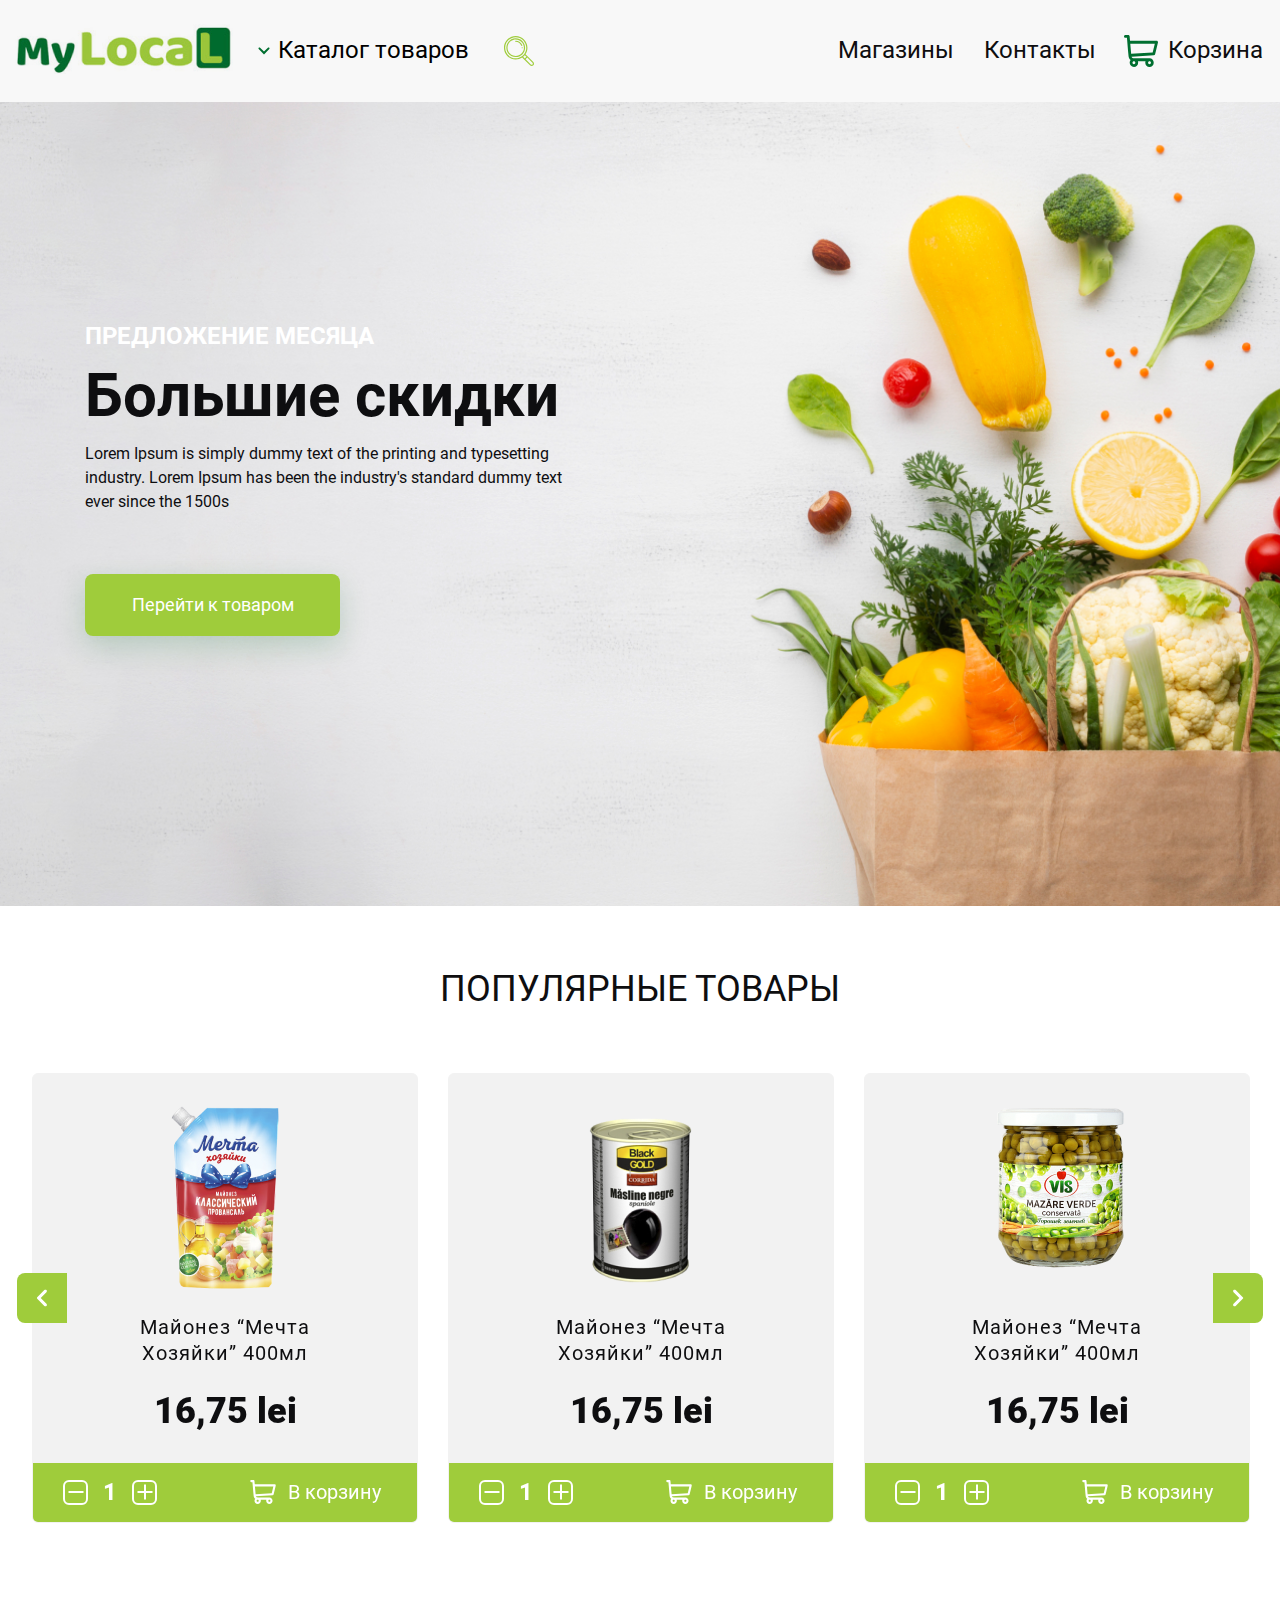
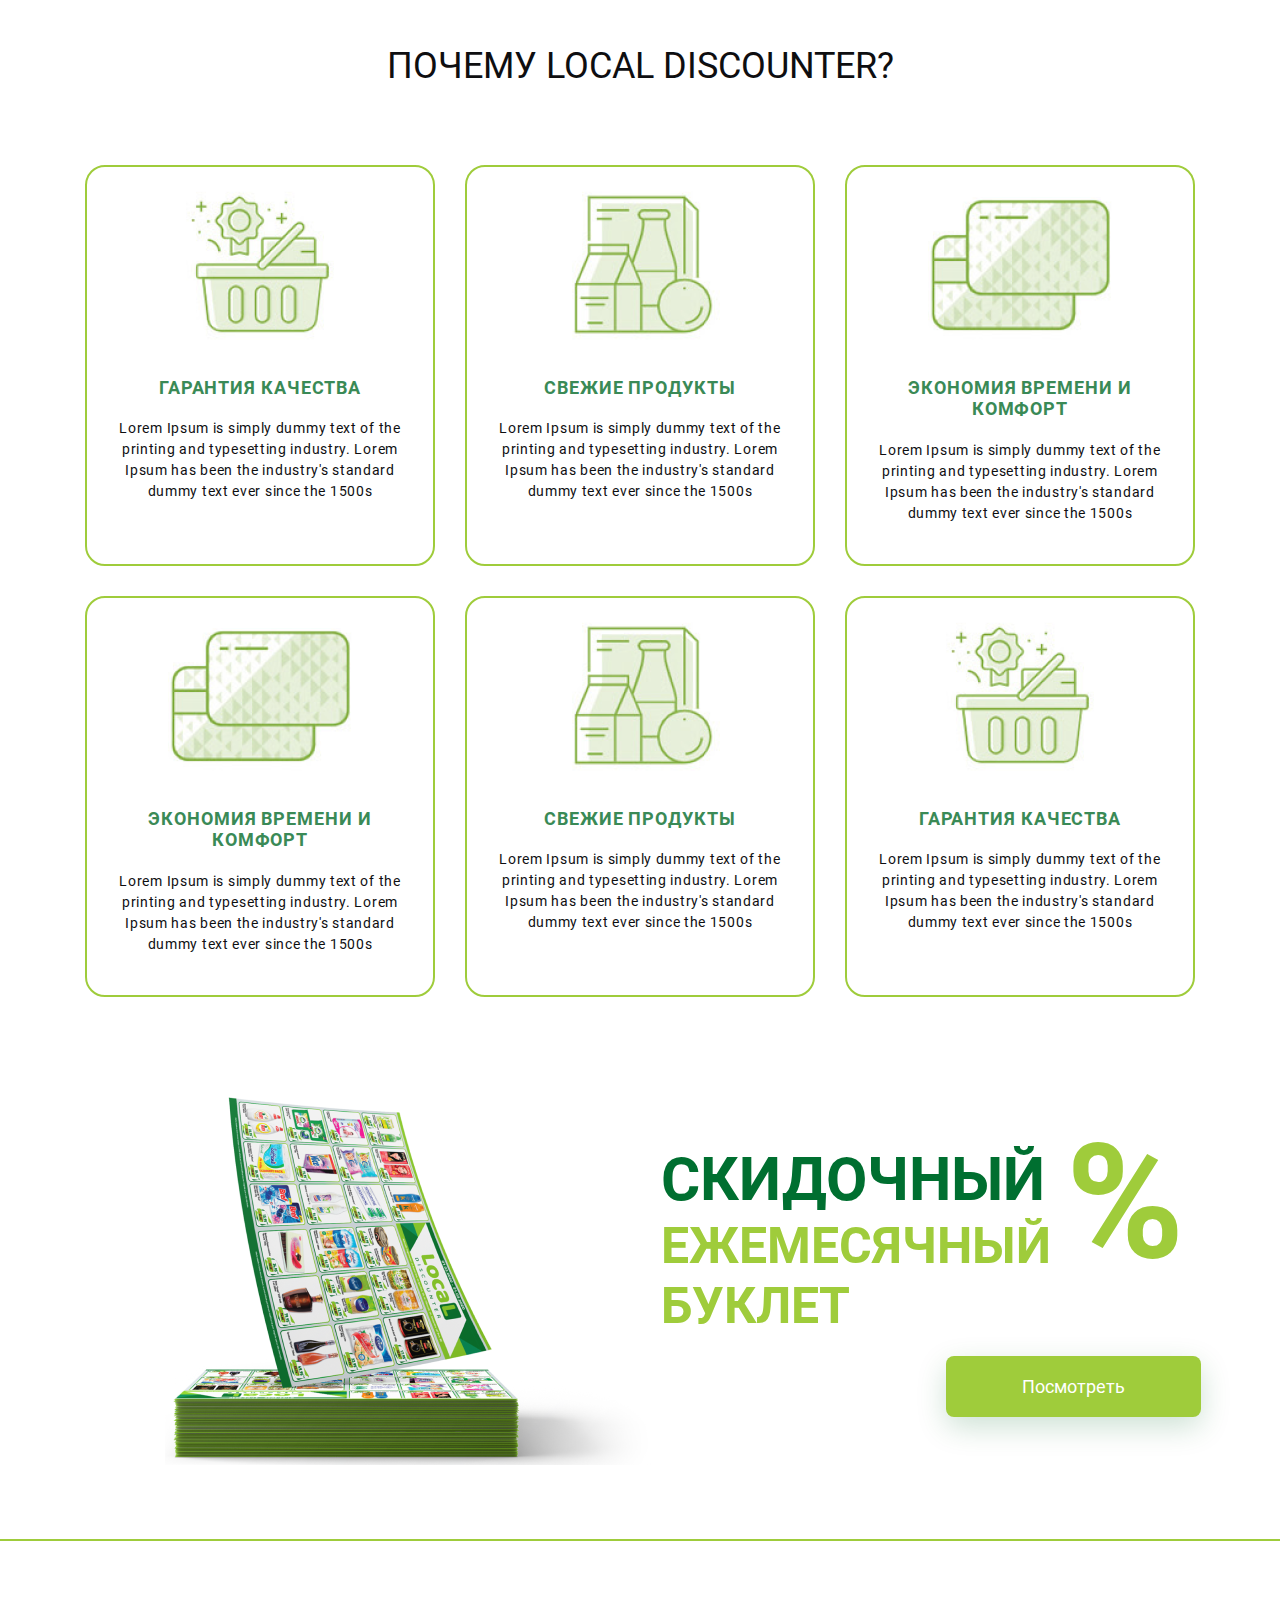
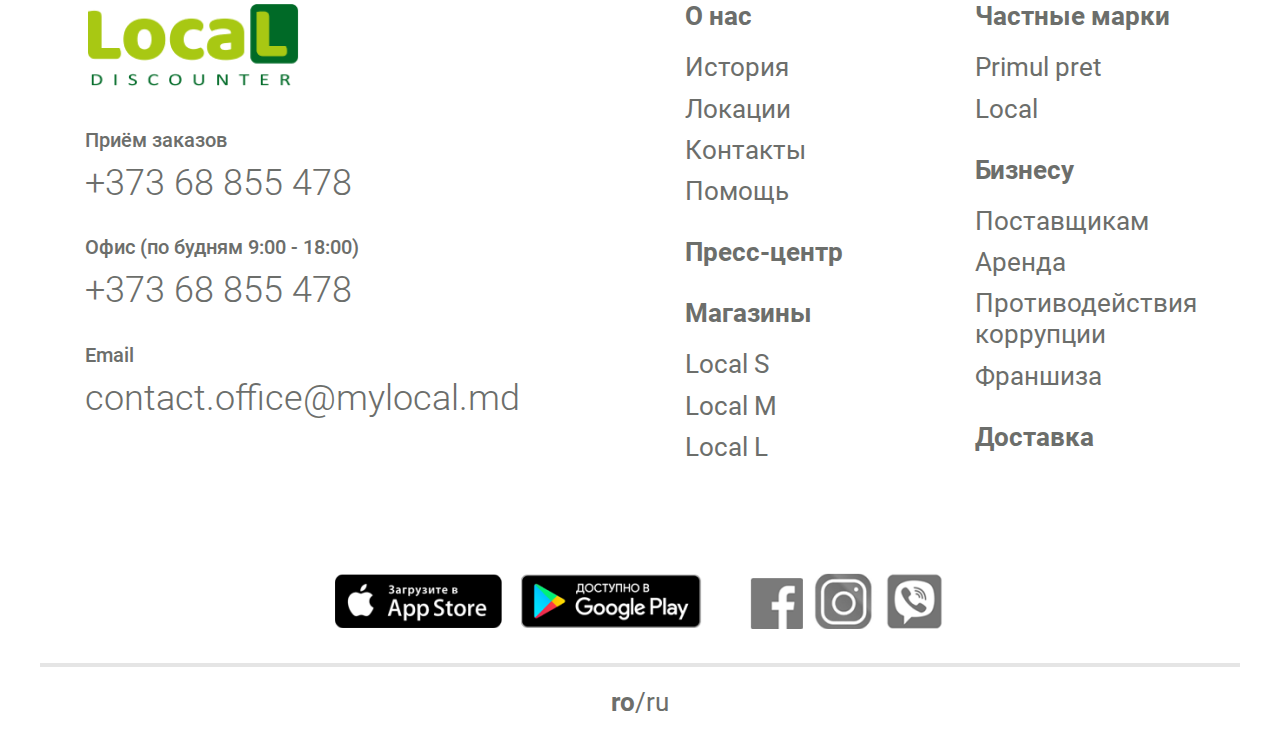
<file: app/index.html>
<!DOCTYPE html>
<html lang="en">

<head>
	<meta charset="UTF-8">

	<title>Local</title>
	<meta name="description" content="">

	<meta http-equiv="X-UA-Compatible" content="IE=edge">
	<meta name="viewport" content="width=device-width, initial-scale=1, maximum-scale=1">

	<!-- Template Basic Images Start -->
	<meta property="og:image" content="path/to/image.jpg">
	<link rel="icon" href="img/favicon/favicon.ico">
	<link rel="apple-touch-icon" sizes="180x180" href="img/favicon/apple-touch-icon-180x180.png">
	<!-- Template Basic Images End -->

	<!-- Custom Browsers Color Start -->
	<meta name="theme-color" content="#000">
	<!-- Custom Browsers Color End -->

	<!-- <link rel="stylesheet" href="css/bootstrap-grid.min.css"> -->
	<link rel="stylesheet" href="css/normalize.css">
	<link rel="stylesheet" href="css/slick.css">
	<link rel="stylesheet" href="css/ion.rangeSlider.min.css">
	<link rel="stylesheet" href="css/main.min.css">

</head>

<body class="home">

	<header class="header">
		<div class="container container--1850">
			<div class="header__row">

				<div class="header__left">
					<div class="header__nav-btn">
						<div class="nav-btn">
							<span></span>
							<span></span>
							<span></span>
						</div>
					</div>
					<div class="header__logo">
						<a href="#"><img src="img/logo.png" alt="local"></a>
					</div>
					<div class="header__catalog">
						<button class="header__catalog-btn" type="button">Каталог товаров</button>
					</div>
					<form class="header__search-form" action="#">
						<label class="header__search-label">
							<input class="header__search-input" type="text" placeholder="название продукта">
						</label>
						<button class="header__search-submit" type="submit">Поиск</button>
					</form>
					<div class="header__search-btn"></div>
				</div>

				<div class="header__right">
					<a class="header__link header__link-shops" href="#">Магазины</a>
					<a class="header__link header__link-contacts" href="#">Контакты</a>
					<a class="header__link header__cart" href="#">Корзина</a>
				</div>

			</div>
		</div>
		<div class="roll-wrap">
			<ul class="roll__list">
				<li><div class="roll__item">Бакалея</div></li>
				<li>
					<div class="roll__item">Консервация</div>
					<ul class="roll__list roll__list--sublist">
						<li><div class="roll__item all">Смотреть весь раздел</div></li>
						<li><div class="roll__item">Мясная консервация</div></li>
						<li>
							<div class="roll__item">Рыбная консервация</div>
							<ul class="roll__list roll__list--sublist last">
								<li><div class="roll__item all">Смотреть весь раздел</div></li>
								<li><div class="roll__item"><a href="#">Шпроты</a></div></li>
								<li><div class="roll__item"><a href="#">Тунец</a></div></li>
								<li><div class="roll__item"><a href="#">Печень трески</a></div></li>
								<li><div class="roll__item"><a href="#">Рыбные консервы в томатном соусе</a></div></li>
								<li><div class="roll__item"><a href="#">Рыбные консервы в масле и собственном соку</a></div></li>
								<li><div class="roll__item"><a href="#">Консервы из морепродуктов</a></div></li>
								<li><div class="roll__item"><a href="#">Макаронные изделия</a></div></li>
								<li><div class="roll__item"><a href="#">Еда быстрого приготовления</a></div></li>
								<li><div class="roll__item"><a href="#">Сахар</a></div></li>
								<li><div class="roll__item"><a href="#">Продукты для диабетиков</a></div></li>
							</ul>
						</li>
						<li>
							<div class="roll__item">Овощная консервация</div>
							<ul class="roll__list roll__list--sublist last">
								<li><div class="roll__item all">Смотреть весь раздел</div></li>
								<li><div class="roll__item">Овощная</div></li>
								<li><div class="roll__item">Овощная</div></li>
								<li><div class="roll__item">Овощная</div></li>
							</ul>
						</li>
						<li><div class="roll__item">Сладкая консервация</div></li>
					</ul>
				</li>
				<li>
					<div class="roll__item">Добавки к блюдам</div>
					<ul class="roll__list roll__list--sublist">
						<li><div class="roll__item all">Смотреть весь раздел</div></li>
						<li><div class="roll__item">Добавки</div></li>
						<li><div class="roll__item">Добавки</div></li>
						<li><div class="roll__item">Добавки</div></li>
					</ul>
				</li>
				<li><div class="roll__item">Соусы</div></li>
				<li><div class="roll__item">Напитки</div></li>
				<li><div class="roll__item">Чай и кофе</div></li>
				<li><div class="roll__item">Снеки</div></li>
				<li><div class="roll__item">Хлебные изделия</div></li>
				<li><div class="roll__item">Овощи и фрукты</div></li>
				<li><div class="roll__item">Продукты fresh</div></li>
				<li><div class="roll__item">Замороженные продукты</div></li>
				<li><div class="roll__item">Табачные изделия</div></li>
				<li><div class="roll__item">Косметика</div></li>
				<li><div class="roll__item">Бытовая химия</div></li>
				<li><div class="roll__item">Товары для дома</div></li>
				<li><div class="roll__item">Товары для детей</div></li>
				<li><div class="roll__item">Текстиль и аксессуары</div></li>
				<li><div class="roll__item">Товары для животных	</div></li>
			</ul>
			<div class="roll__popular">
				<div class="roll__popular-title">Популярные товары</div>
				<div class="roll__popular-item">
					<div class="card card--category">
						<div class="card__img">
							<a href="#"><img src="img/product-4.png" alt="card"></a>
						</div>
						<div class="card__title"><a href="#">Пиво “Оettinger” 2.5l</a></div>
						<div class="card__price">34,95 lei</div>
						<div class="card__bottom">
							<div class="card__quantity">
								<div class="quantity">
									<button type="button" class="quantity__bnt quantity__bnt--minus">-</button>
									<input class="quantity__input" type="text" value="1">
									<button type="button" class="quantity__bnt quantity__bnt--plus">+</button>
								</div>
							</div>
							<button type="button" class="card__btn">В корзину</button>
						</div>
					</div>
				</div>
				<div class="roll__popular-item">
					<div class="card card--category">
						<div class="card__img">
							<a href="#"><img src="img/product-2.png" alt="card"></a>
						</div>
						<div class="card__title"><a href="#">Черные оливки “Black Gold” 400g</a></div>
						<div class="card__price">17,95 lei</div>
						<div class="card__bottom">
							<div class="card__quantity">
								<div class="quantity">
									<button type="button" class="quantity__bnt quantity__bnt--minus">-</button>
									<input class="quantity__input" type="text" value="1">
									<button type="button" class="quantity__bnt quantity__bnt--plus">+</button>
								</div>
							</div>
							<button type="button" class="card__btn">В корзину</button>
						</div>
					</div>
				</div>
			</div>
		</div>
	</header>

	<!-- <div class="roll-wrap">
		<ul class="roll__list">
			<li><div class="roll__item">Бакалея</div></li>
			<li>
				<div class="roll__item">Консервация</div>
				<ul class="roll__list roll__list--sublist">
					<li><div class="roll__item all">Смотреть весь раздел</div></li>
					<li><div class="roll__item">Мясная консервация</div></li>
					<li>
						<div class="roll__item">Рыбная консервация</div>
						<ul class="roll__list roll__list--sublist last">
							<li><div class="roll__item all">Смотреть весь раздел</div></li>
							<li><div class="roll__item"><a href="#">Шпроты</a></div></li>
							<li><div class="roll__item"><a href="#">Тунец</a></div></li>
							<li><div class="roll__item"><a href="#">Печень трески</a></div></li>
							<li><div class="roll__item"><a href="#">Рыбные консервы в томатном соусе</a></div></li>
							<li><div class="roll__item"><a href="#">Рыбные консервы в масле и собственном соку</a></div></li>
							<li><div class="roll__item"><a href="#">Консервы из морепродуктов</a></div></li>
							<li><div class="roll__item"><a href="#">Макаронные изделия</a></div></li>
							<li><div class="roll__item"><a href="#">Еда быстрого приготовления</a></div></li>
							<li><div class="roll__item"><a href="#">Сахар</a></div></li>
							<li><div class="roll__item"><a href="#">Продукты для диабетиков</a></div></li>
						</ul>
					</li>
					<li>
						<div class="roll__item">Овощная консервация</div>
						<ul class="roll__list roll__list--sublist last">
							<li><div class="roll__item all">Смотреть весь раздел</div></li>
							<li><div class="roll__item">Овощная</div></li>
							<li><div class="roll__item">Овощная</div></li>
							<li><div class="roll__item">Овощная</div></li>
						</ul>
					</li>
					<li><div class="roll__item">Сладкая консервация</div></li>
				</ul>
			</li>
			<li>
				<div class="roll__item">Добавки к блюдам</div>
				<ul class="roll__list roll__list--sublist">
					<li><div class="roll__item all">Смотреть весь раздел</div></li>
					<li><div class="roll__item">Добавки</div></li>
					<li><div class="roll__item">Добавки</div></li>
					<li><div class="roll__item">Добавки</div></li>
				</ul>
			</li>
			<li><div class="roll__item">Соусы</div></li>
			<li><div class="roll__item">Напитки</div></li>
			<li><div class="roll__item">Чай и кофе</div></li>
			<li><div class="roll__item">Снеки</div></li>
			<li><div class="roll__item">Хлебные изделия</div></li>
			<li><div class="roll__item">Овощи и фрукты</div></li>
			<li><div class="roll__item">Продукты fresh</div></li>
			<li><div class="roll__item">Замороженные продукты</div></li>
			<li><div class="roll__item">Табачные изделия</div></li>
			<li><div class="roll__item">Косметика</div></li>
			<li><div class="roll__item">Бытовая химия</div></li>
			<li><div class="roll__item">Товары для дома</div></li>
			<li><div class="roll__item">Товары для детей</div></li>
			<li><div class="roll__item">Текстиль и аксессуары</div></li>
			<li><div class="roll__item">Товары для животных	</div></li>
		</ul>
		<div class="roll__popular">
			<div class="roll__popular-title">Популярные товары</div>
			<div class="roll__popular-item">
				<div class="card card--category">
					<div class="card__img">
						<a href="#"><img src="img/product-4.png" alt="card"></a>
					</div>
					<div class="card__title"><a href="#">Пиво “Оettinger” 2.5l</a></div>
					<div class="card__price">34,95 lei</div>
					<div class="card__bottom">
						<div class="card__quantity">
							<div class="quantity">
								<button type="button" class="quantity__bnt quantity__bnt--minus">-</button>
								<input class="quantity__input" type="text" value="1">
								<button type="button" class="quantity__bnt quantity__bnt--plus">+</button>
							</div>
						</div>
						<button type="button" class="card__btn">В корзину</button>
					</div>
				</div>
			</div>
			<div class="roll__popular-item">
				<div class="card card--category">
					<div class="card__img">
						<a href="#"><img src="img/product-2.png" alt="card"></a>
					</div>
					<div class="card__title"><a href="#">Черные оливки “Black Gold” 400g</a></div>
					<div class="card__price">17,95 lei</div>
					<div class="card__bottom">
						<div class="card__quantity">
							<div class="quantity">
								<button type="button" class="quantity__bnt quantity__bnt--minus">-</button>
								<input class="quantity__input" type="text" value="1">
								<button type="button" class="quantity__bnt quantity__bnt--plus">+</button>
							</div>
						</div>
						<button type="button" class="card__btn">В корзину</button>
					</div>
				</div>
			</div>
		</div>
	</div> -->

	<main class="main">
		<section class="home__top">
			<div class="container">
				<div class="home__top-wrap">
					<div class="home__top-ontitle">предложение месяца</div>
					<h2 class="home__top-title">Большие скидки</h2>
					<div class="home__top-text">Lorem Ipsum is simply dummy text of the printing and typesetting industry. Lorem
						Ipsum has been the industry's standard dummy text ever since the 1500s</div>
					<div class="home__top-btn">
						<a href="#" class="button">Перейти к товаром</a>
					</div>
				</div>
			</div>
		</section>

		<section class="popular home__popular">
			<div class="popular__title">Популярные товары</div>
			<div class="popular__slider">

				<div class="popular__item">
					<div class="card">
						<div class="card__img">
							<a href="#"><img src="img/product-1.png" alt="card"></a>
						</div>
						<div class="card__title">Майонез “Мечта Хозяйки” 400мл</div>
						<div class="card__price">16,75 lei</div>
						<div class="card__bottom">
							<div class="card__quantity">
								<div class="quantity">
									<button type="button" class="quantity__bnt quantity__bnt--minus">-</button>
									<input class="quantity__input" type="text" value="1">
									<button type="button" class="quantity__bnt quantity__bnt--plus">+</button>
								</div>
							</div>
							<button type="button" class="card__btn">В корзину</button>
						</div>
					</div>
				</div>

				<div class="popular__item">
					<div class="card">
						<div class="card__img">
							<a href="#"><img src="img/product-2.png" alt="card"></a>
						</div>
						<div class="card__title">Майонез “Мечта Хозяйки” 400мл</div>
						<div class="card__price">16,75 lei</div>
						<div class="card__bottom">
							<div class="card__quantity">
								<div class="quantity">
									<button type="button" class="quantity__bnt quantity__bnt--minus">-</button>
									<input class="quantity__input" type="text" value="1">
									<button type="button" class="quantity__bnt quantity__bnt--plus">+</button>
								</div>
							</div>
							<button type="button" class="card__btn">В корзину</button>
						</div>
					</div>
				</div>

				<div class="popular__item">
					<div class="card">
						<div class="card__img">
							<a href="#"><img src="img/product-3.png" alt="card"></a>
						</div>
						<div class="card__title">Майонез “Мечта Хозяйки” 400мл</div>
						<div class="card__price">16,75 lei</div>
						<div class="card__bottom">
							<div class="card__quantity">
								<div class="quantity">
									<button type="button" class="quantity__bnt quantity__bnt--minus">-</button>
									<input class="quantity__input" type="text" value="1">
									<button type="button" class="quantity__bnt quantity__bnt--plus">+</button>
								</div>
							</div>
							<button type="button" class="card__btn">В корзину</button>
						</div>
					</div>
				</div>

				<div class="popular__item">
					<div class="card">
						<div class="card__img">
							<a href="#"><img src="img/product-1.png" alt="card"></a>
						</div>
						<div class="card__title">Майонез “Мечта Хозяйки” 400мл</div>
						<div class="card__price">16,75 lei</div>
						<div class="card__bottom">
							<div class="card__quantity">
								<div class="quantity">
									<button type="button" class="quantity__bnt quantity__bnt--minus">-</button>
									<input class="quantity__input" type="text" value="1">
									<button type="button" class="quantity__bnt quantity__bnt--plus">+</button>
								</div>
							</div>
							<button type="button" class="card__btn">В корзину</button>
						</div>
					</div>
				</div>

				<div class="popular__item">
					<div class="card">
						<div class="card__img">
							<a href="#"><img src="img/product-2.png" alt="card"></a>
						</div>
						<div class="card__title">Майонез “Мечта Хозяйки” 400мл</div>
						<div class="card__price">16,75 lei</div>
						<div class="card__bottom">
							<div class="card__quantity">
								<div class="quantity">
									<button type="button" class="quantity__bnt quantity__bnt--minus">-</button>
									<input class="quantity__input" type="text" value="1">
									<button type="button" class="quantity__bnt quantity__bnt--plus">+</button>
								</div>
							</div>
							<button type="button" class="card__btn">В корзину</button>
						</div>
					</div>
				</div>

				<div class="popular__item">
					<div class="card">
						<div class="card__img">
							<a href="#"><img src="img/product-3.png" alt="card"></a>
						</div>
						<div class="card__title">Майонез “Мечта Хозяйки” 400мл</div>
						<div class="card__price">16,75 lei</div>
						<div class="card__bottom">
							<div class="card__quantity">
								<div class="quantity">
									<button type="button" class="quantity__bnt quantity__bnt--minus">-</button>
									<input class="quantity__input" type="text" value="1">
									<button type="button" class="quantity__bnt quantity__bnt--plus">+</button>
								</div>
							</div>
							<button type="button" class="card__btn">В корзину</button>
						</div>
					</div>
				</div>
		</section>

		<section class="home__why">
			<div class="container">
				<div class="home__why-title">Почему  Local Discounter?</div>
				<div class="home__why-row">

					<div class="home__why-col">
						<div class="home__why-item item-1">
							<div class="home__why-subtitle">Гарантия качества</div>
							<div class="home__why-text">Lorem Ipsum is simply dummy text of the printing and typesetting industry. Lorem Ipsum has been the industry's standard dummy text ever since the 1500s</div>
						</div>
					</div>

					<div class="home__why-col">
						<div class="home__why-item item-2">
							<div class="home__why-subtitle">Свежие Продукты</div>
							<div class="home__why-text">Lorem Ipsum is simply dummy text of the printing and typesetting industry. Lorem Ipsum has been the industry's standard dummy text ever since the 1500s</div>
						</div>
					</div>

					<div class="home__why-col">
						<div class="home__why-item item-3">
							<div class="home__why-subtitle">Экономия времени
								и комфорт</div>
							<div class="home__why-text">Lorem Ipsum is simply dummy text of the printing and typesetting industry. Lorem Ipsum has been the industry's standard dummy text ever since the 1500s</div>
						</div>
					</div>

					<div class="home__why-col">
						<div class="home__why-item item-3">
							<div class="home__why-subtitle">Экономия времени
								и комфорт</div>
							<div class="home__why-text">Lorem Ipsum is simply dummy text of the printing and typesetting industry. Lorem Ipsum has been the industry's standard dummy text ever since the 1500s</div>
						</div>
					</div>

					<div class="home__why-col">
						<div class="home__why-item item-2">
							<div class="home__why-subtitle">Свежие Продукты</div>
							<div class="home__why-text">Lorem Ipsum is simply dummy text of the printing and typesetting industry. Lorem Ipsum has been the industry's standard dummy text ever since the 1500s</div>
						</div>
					</div>

					<div class="home__why-col">
						<div class="home__why-item item-1">
							<div class="home__why-subtitle">Гарантия качества</div>
							<div class="home__why-text">Lorem Ipsum is simply dummy text of the printing and typesetting industry. Lorem Ipsum has been the industry's standard dummy text ever since the 1500s</div>
						</div>
					</div>

				</div>
			</div>
		</section>

		<section class="home__booklet">
			<div class="container">
				<div class="home__booklet-row">
					<div class="home__booklet-img">
						<img src="img/booklet.png" alt="booklet">
					</div>
					<div class="home__booklet-text">
						<div class="home__booklet-wrap">
							<div class="home__booklet-title">Скидочный</div>
							<div class="home__booklet-subtitle">ежемесячный
								буклет</div>
						</div>
						<div class="home__booklet-btn">
							<a href="#" class="button">Посмотреть</a>
						</div>
					</div>
				</div>
			</div>
		</section>

	</main>

	<footer class="footer">
		<div class="container">
			<div class="footer__row">
				<div class="footer__left">

					<div class="footer__logo">
						<a href="#">
							<img src="img/logo-footer.png" alt="local">
						</a>
					</div>

					<div class="footer__subtitle">Приём заказов</div>
					<div class="footer__contact">
						<a href="tel:+373 68 855 478">+373 68 855 478</a>
					</div>

					<div class="footer__subtitle">Офис (по будням 9:00 - 18:00)</div>
					<div class="footer__contact">
						<a href="tel:+373 68 855 478">+373 68 855 478</a>
					</div>

					<div class="footer__subtitle">Email</div>
					<div class="footer__contact mail">
						<a href="mailto:contact.office@mylocal.md">contact.office@mylocal.md</a>
					</div>

				</div>
				<div class="footer__right">

					<div class="footer__col">

						<div class="footer__item">
							<div class="footer__item-title sublist"><a>О нас</a></div>
							<ul class="footer__item-list">
								<li><a href="#">История</a></li>
								<li><a href="#">Локации</a></li>
								<li><a href="#">Контакты</a></li>
								<li><a href="#">Помощь</a></li>
							</ul>
						</div>

						<div class="footer__item">
							<div class="footer__item-title"><a href="#">Пресс-центр</a></div>
						</div>

						<div class="footer__item">
							<div class="footer__item-title sublist"><a>Магазины</a></div>
							<ul class="footer__item-list">
								<li><a href="#">Local S</a></li>
								<li><a href="#">Local M</a></li>
								<li><a href="#">Local L</a></li>
							</ul>
						</div>

					</div>
					<div class="footer__col">

						<div class="footer__item">
							<div class="footer__item-title sublist"><a>Частные марки</a></div>
							<ul class="footer__item-list">
								<li><a href="#">Primul pret</a></li>
								<li><a href="#">Local</a></li>
							</ul>
						</div>

						<div class="footer__item">
							<div class="footer__item-title sublist"><a>Бизнесу</a></div>
							<ul class="footer__item-list">
								<li><a href="#">Поставщикам</a></li>
								<li><a href="#">Аренда</a></li>
								<li><a href="#">Противодействия
										коррупции</a></li>
								<li><a href="#">Франшиза</a></li>
							</ul>
						</div>

						<div class="footer__item">
							<div class="footer__item-title"><a href="#">Доставка</a></div>
						</div>

					</div>
				</div>
			</div>
			<div class="footer__bottom">
				<div class="footer__bottom-wrap">
					<div class="footer__download">
						<a href="#"><img src="img/app-store.png" alt="app-store"></a>
						<a href="#"><img src="img/google-play.png" alt="google-play"></a>
					</div>
					<div class="footer__social">
						<a href="#"><img src="img/facebook.png" alt="facebook"></a>
						<a href="#"><img src="img/instagram.png" alt="instagram"></a>
						<a href="#"><img src="img/viber.png" alt="viber"></a>
					</div>
				</div>
			</div>
			<ul class="footer__language">
				<li class="active"><a>ro</a></li>
				<li><a href="#">/ru</a></li>
			</ul>
		</div>
	</footer>


	<script src="js/jquery-3.4.1.min.js"></script>
	<script src="js/slick.min.js"></script>
	<script src="js/ion.rangeSlider.min.js"></script>
	<script src="js/common.js"></script>

</body>

</html>
</file>
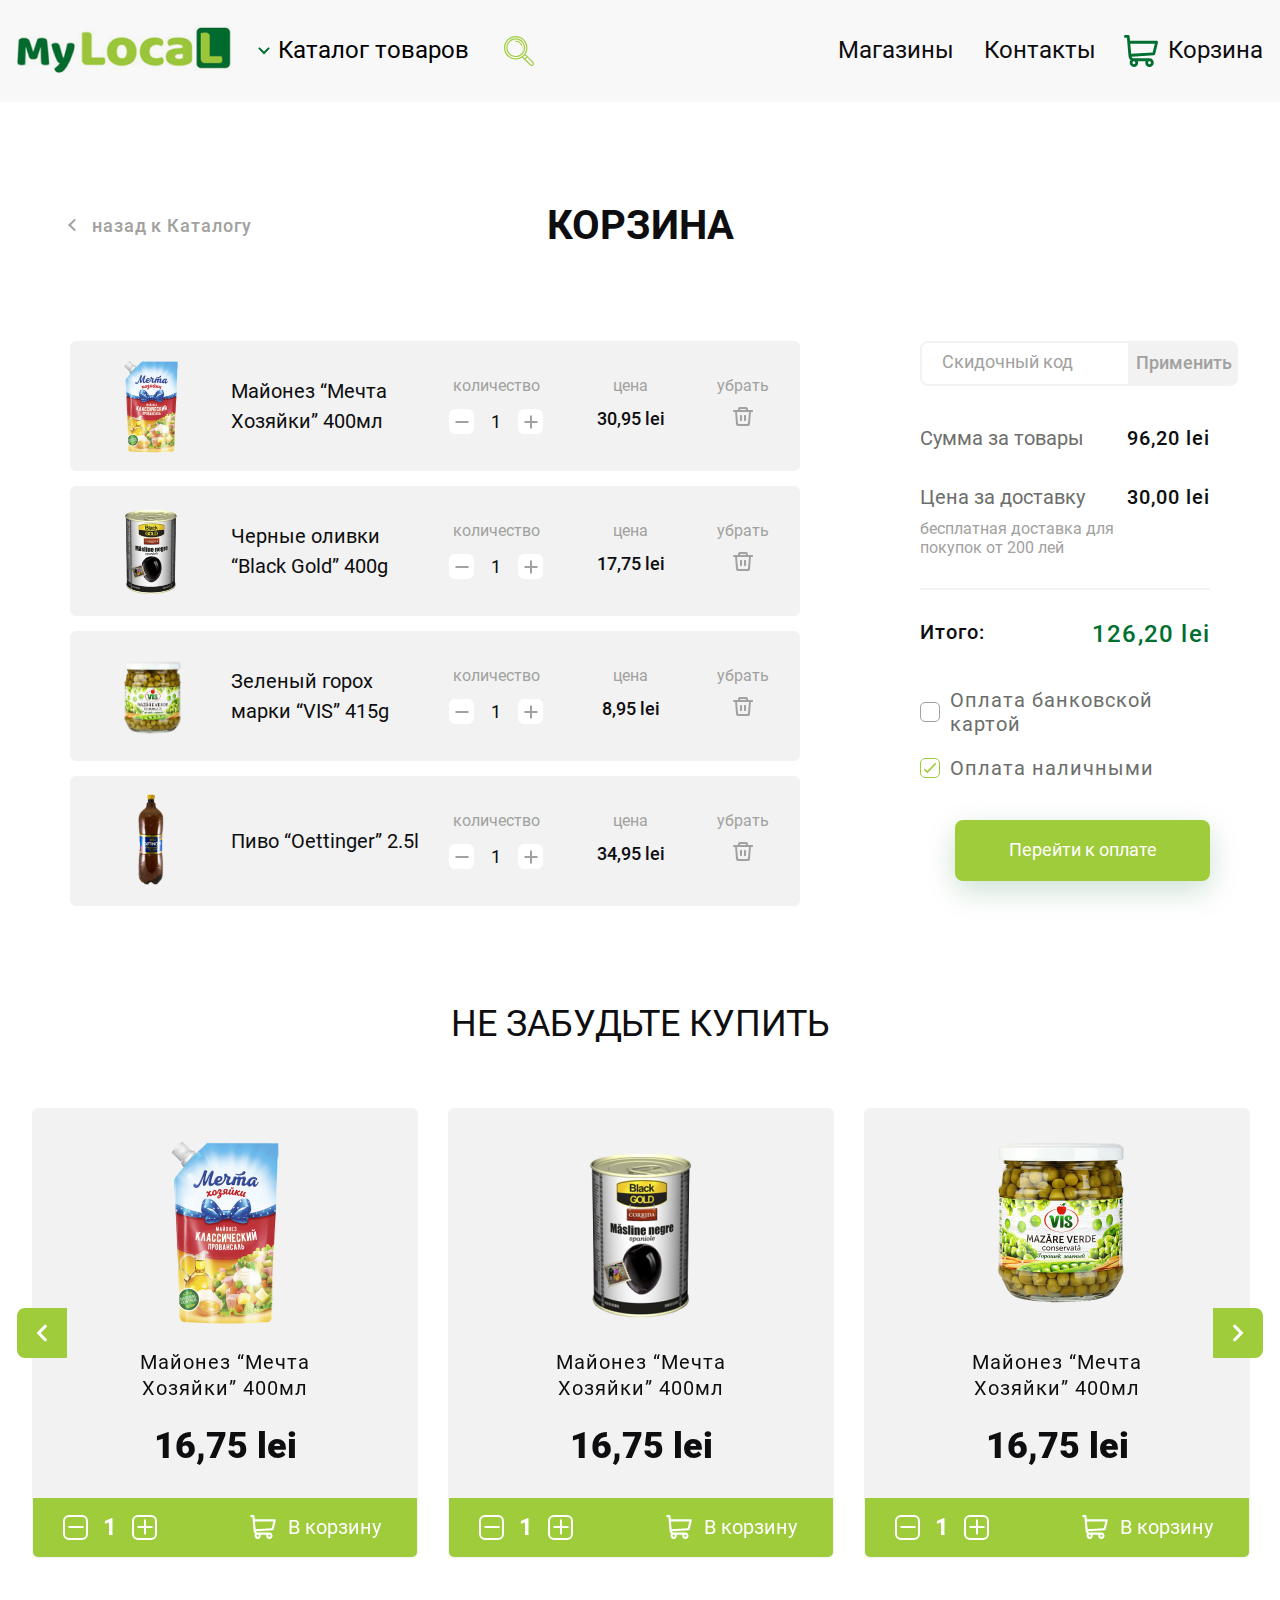
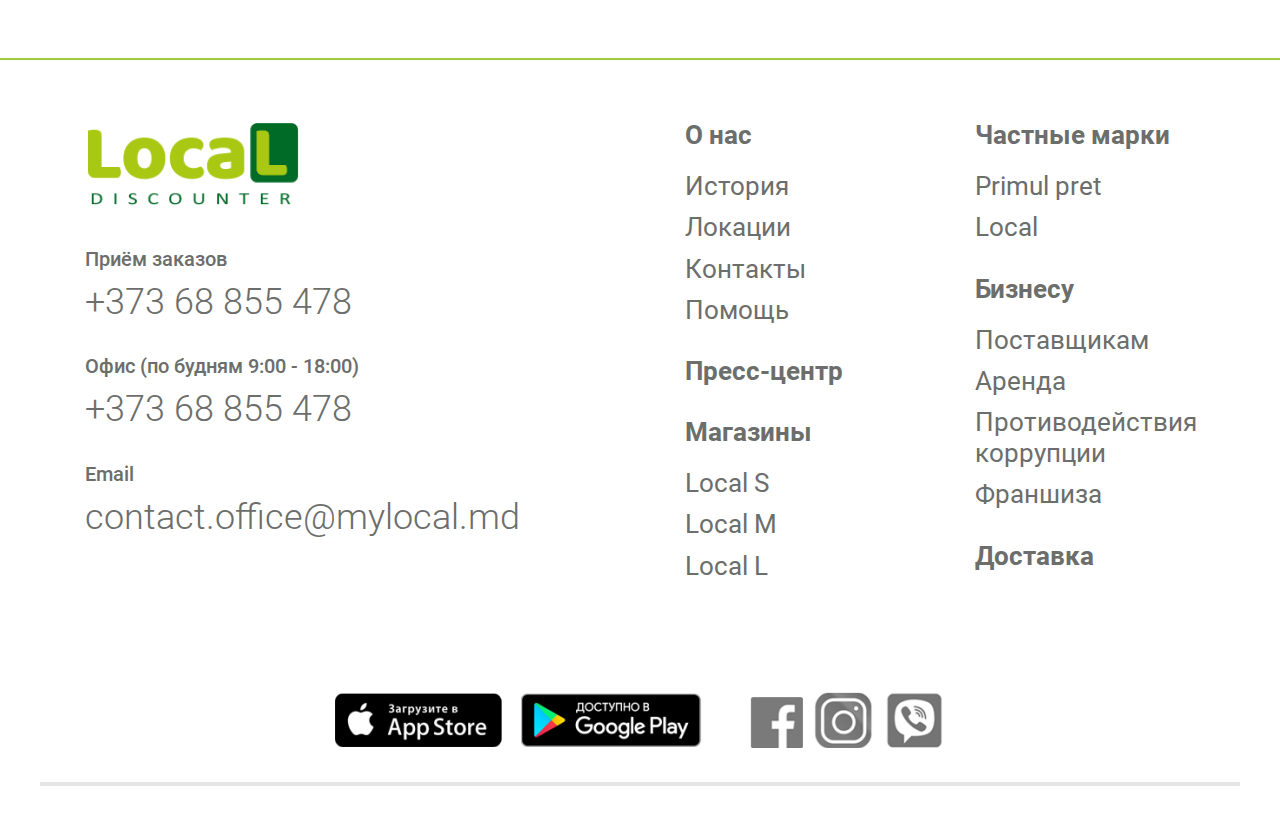
<file: app/cart.html>
<!DOCTYPE html>
<html lang="en">

<head>
	<meta charset="UTF-8">

	<title>Local cart</title>
	<meta name="description" content="">

	<meta http-equiv="X-UA-Compatible" content="IE=edge">
	<meta name="viewport" content="width=device-width, initial-scale=1, maximum-scale=1">

	<!-- Template Basic Images Start -->
	<meta property="og:image" content="path/to/image.jpg">
	<link rel="icon" href="img/favicon/favicon.ico">
	<link rel="apple-touch-icon" sizes="180x180" href="img/favicon/apple-touch-icon-180x180.png">
	<!-- Template Basic Images End -->

	<!-- Custom Browsers Color Start -->
	<meta name="theme-color" content="#000">
	<!-- Custom Browsers Color End -->

	<!-- <link rel="stylesheet" href="css/bootstrap-grid.min.css"> -->
	<link rel="stylesheet" href="css/normalize.css">
	<link rel="stylesheet" href="css/slick.css">
	<link rel="stylesheet" href="css/ion.rangeSlider.min.css">
	<link rel="stylesheet" href="css/main.min.css">

</head>

<body class="cart">

	<header class="header">
		<div class="container container--1850">
			<div class="header__row">

				<div class="header__left">
					<div class="header__nav-btn">
						<div class="nav-btn">
							<span></span>
							<span></span>
							<span></span>
						</div>
					</div>
					<div class="header__logo">
						<a href="#"><img src="img/logo.png" alt="local"></a>
					</div>
					<div class="header__catalog">
						<button class="header__catalog-btn" type="button">Каталог товаров</button>
					</div>
					<form class="header__search-form" action="#">
						<label class="header__search-label">
							<input class="header__search-input" type="text" placeholder="название продукта">
						</label>
						<button class="header__search-submit" type="submit">Поиск</button>
					</form>
					<div class="header__search-btn"></div>
				</div>

				<div class="header__right">
					<a class="header__link header__link-shops" href="#">Магазины</a>
					<a class="header__link header__link-contacts" href="#">Контакты</a>
					<a class="header__link header__cart" href="#">Корзина</a>
				</div>

			</div>
		</div>
	</header>

	<div class="main">
		<section class="cart__top">
			<div class="container container--1170">
				<div class="cart__title"><h1>Корзина</h1></div>
				<a class="cart__back" href="#">назад к Каталогу</a>
				<div class="cart__row">
					<div class="cart__left">

						<div class="cart__item">
							<div class="cart__item-left">
								<div class="cart__item-img">
									<a href="#"><img src="img/product-1.png" alt="local"></a>
								</div>
								<div class="cart__item-name"><a href="#">Майонез “Мечта Хозяйки” 400мл</a></div>
							</div>
							<div class="cart__item-right">
								<div class="cart__item-quantity">
									<div class="cart__item-subtitle">количество</div>
									<div class="quantity">
										<button type="button" class="quantity__bnt quantity__bnt--minus">-</button>
										<input class="quantity__input" type="text" value="1">
										<button type="button" class="quantity__bnt quantity__bnt--plus">+</button>
									</div>
								</div>
								<div class="cart__item-price">
									<div class="cart__item-subtitle">цена</div>
									<div class="cart__item-price-value"><span>30,95</span> lei</div>
								</div>
								<div class="cart__item-remove">
									<div class="cart__item-subtitle">убрать</div>
									<div class="cart__item-remove-icon"></div>
								</div>
							</div>
						</div>

						<div class="cart__item">
							<div class="cart__item-left">
								<div class="cart__item-img">
									<a href="#"><img src="img/product-2.png" alt="local"></a>
								</div>
								<div class="cart__item-name"><a href="#">Черные оливки “Black Gold” 400g</a></div>
							</div>
							<div class="cart__item-right">
								<div class="cart__item-quantity">
									<div class="cart__item-subtitle">количество</div>
									<div class="quantity">
										<button type="button" class="quantity__bnt quantity__bnt--minus">-</button>
										<input class="quantity__input" type="text" value="1">
										<button type="button" class="quantity__bnt quantity__bnt--plus">+</button>
									</div>
								</div>
								<div class="cart__item-price">
									<div class="cart__item-subtitle">цена</div>
									<div class="cart__item-price-value"><span>17,75</span> lei</div>
								</div>
								<div class="cart__item-remove">
									<div class="cart__item-subtitle">убрать</div>
									<div class="cart__item-remove-icon"></div>
								</div>
							</div>
						</div>

						<div class="cart__item">
							<div class="cart__item-left">
								<div class="cart__item-img">
									<a href="#"><img src="img/product-3.png" alt="local"></a>
								</div>
								<div class="cart__item-name"><a href="#">Зеленый горох
									марки “VIS” 415g</a></div>
							</div>
							<div class="cart__item-right">
								<div class="cart__item-quantity">
									<div class="cart__item-subtitle">количество</div>
									<div class="quantity">
										<button type="button" class="quantity__bnt quantity__bnt--minus">-</button>
										<input class="quantity__input" type="text" value="1">
										<button type="button" class="quantity__bnt quantity__bnt--plus">+</button>
									</div>
								</div>
								<div class="cart__item-price">
									<div class="cart__item-subtitle">цена</div>
									<div class="cart__item-price-value"><span>8,95</span> lei</div>
								</div>
								<div class="cart__item-remove">
									<div class="cart__item-subtitle">убрать</div>
									<div class="cart__item-remove-icon"></div>
								</div>
							</div>
						</div>

						<div class="cart__item">
							<div class="cart__item-left">
								<div class="cart__item-img">
									<a href="#"><img src="img/product-4.png" alt="local"></a>
								</div>
								<div class="cart__item-name"><a href="#">Пиво “Оettinger” 2.5l</a></div>
							</div>
							<div class="cart__item-right">
								<div class="cart__item-quantity">
									<div class="cart__item-subtitle">количество</div>
									<div class="quantity">
										<button type="button" class="quantity__bnt quantity__bnt--minus">-</button>
										<input class="quantity__input" type="text" value="1">
										<button type="button" class="quantity__bnt quantity__bnt--plus">+</button>
									</div>
								</div>
								<div class="cart__item-price">
									<div class="cart__item-subtitle">цена</div>
									<div class="cart__item-price-value"><span>34,95</span> lei</div>
								</div>
								<div class="cart__item-remove">
									<div class="cart__item-subtitle">убрать</div>
									<div class="cart__item-remove-icon"></div>
								</div>
							</div>
						</div>
					</div>
					<div class="cart__right">
						<form class="cart__form" action="#">
							<div class="cart__form-top">
								<label class="cart__form-code">
									<input class="cart__form-code-input" type="text" placeholder="Скидочный код">
									<button class="cart__form-code-btn" type="button">Применить</button>
								</label>
								<div class="cart__form-price">
									<div class="cart__form-subtitle">Сумма за товары</div>
									<div class="cart__form-value">96,20 lei</div>
								</div>
								<div class="cart__form-delivery">
									<div class="cart__form-subtitle">Цена за доставку</div>
									<div class="cart__form-value">30,00 lei</div>
								</div>
								<div class="cart__form-delivery-text">бесплатная доставка для покупок от 200 лей</div>
							</div>
							<div class="cart__form-total">
								<div class="cart__form-total-text">Итого:</div>
								<div class="cart__form-total-value">126,20 lei</div>
							</div>
							<div class="cart__form-payment">
								<input class="cart__form-radio" id="payCard" type="radio" name="payment">
								<label class="cart__form-label" for="payCard">Оплата банковской картой</label>
								<input class="cart__form-radio" id="payCash" type="radio" name="payment" checked>
								<label class="cart__form-label" for="payCash">Оплата наличными</label>
							</div>
							<div class="cart__form-submit">
								<button class="button" type="submit">Перейти к оплате</button>
							</div>
						</form>
					</div>
				</div>
			</div>
		</section>


		<section class="popular cart__popular">
			<div class="popular__title">Не забудьте купить</div>
			<div class="popular__slider">

				<div class="popular__item">
					<div class="card">
						<div class="card__img">
							<a href="#"><img src="img/product-1.png" alt="card"></a>
						</div>
						<div class="card__title">Майонез “Мечта Хозяйки” 400мл</div>
						<div class="card__price">16,75 lei</div>
						<div class="card__bottom">
							<div class="card__quantity">
								<div class="quantity">
									<button type="button" class="quantity__bnt quantity__bnt--minus">-</button>
									<input class="quantity__input" type="text" value="1">
									<button type="button" class="quantity__bnt quantity__bnt--plus">+</button>
								</div>
							</div>
							<button type="button" class="card__btn">В корзину</button>
						</div>
					</div>
				</div>

				<div class="popular__item">
					<div class="card">
						<div class="card__img">
							<a href="#"><img src="img/product-2.png" alt="card"></a>
						</div>
						<div class="card__title">Майонез “Мечта Хозяйки” 400мл</div>
						<div class="card__price">16,75 lei</div>
						<div class="card__bottom">
							<div class="card__quantity">
								<div class="quantity">
									<button type="button" class="quantity__bnt quantity__bnt--minus">-</button>
									<input class="quantity__input" type="text" value="1">
									<button type="button" class="quantity__bnt quantity__bnt--plus">+</button>
								</div>
							</div>
							<button type="button" class="card__btn">В корзину</button>
						</div>
					</div>
				</div>

				<div class="popular__item">
					<div class="card">
						<div class="card__img">
							<a href="#"><img src="img/product-3.png" alt="card"></a>
						</div>
						<div class="card__title">Майонез “Мечта Хозяйки” 400мл</div>
						<div class="card__price">16,75 lei</div>
						<div class="card__bottom">
							<div class="card__quantity">
								<div class="quantity">
									<button type="button" class="quantity__bnt quantity__bnt--minus">-</button>
									<input class="quantity__input" type="text" value="1">
									<button type="button" class="quantity__bnt quantity__bnt--plus">+</button>
								</div>
							</div>
							<button type="button" class="card__btn">В корзину</button>
						</div>
					</div>
				</div>

				<div class="popular__item">
					<div class="card">
						<div class="card__img">
							<a href="#"><img src="img/product-1.png" alt="card"></a>
						</div>
						<div class="card__title">Майонез “Мечта Хозяйки” 400мл</div>
						<div class="card__price">16,75 lei</div>
						<div class="card__bottom">
							<div class="card__quantity">
								<div class="quantity">
									<button type="button" class="quantity__bnt quantity__bnt--minus">-</button>
									<input class="quantity__input" type="text" value="1">
									<button type="button" class="quantity__bnt quantity__bnt--plus">+</button>
								</div>
							</div>
							<button type="button" class="card__btn">В корзину</button>
						</div>
					</div>
				</div>

				<div class="popular__item">
					<div class="card">
						<div class="card__img">
							<a href="#"><img src="img/product-2.png" alt="card"></a>
						</div>
						<div class="card__title">Майонез “Мечта Хозяйки” 400мл</div>
						<div class="card__price">16,75 lei</div>
						<div class="card__bottom">
							<div class="card__quantity">
								<div class="quantity">
									<button type="button" class="quantity__bnt quantity__bnt--minus">-</button>
									<input class="quantity__input" type="text" value="1">
									<button type="button" class="quantity__bnt quantity__bnt--plus">+</button>
								</div>
							</div>
							<button type="button" class="card__btn">В корзину</button>
						</div>
					</div>
				</div>

				<div class="popular__item">
					<div class="card">
						<div class="card__img">
							<a href="#"><img src="img/product-3.png" alt="card"></a>
						</div>
						<div class="card__title">Майонез “Мечта Хозяйки” 400мл</div>
						<div class="card__price">16,75 lei</div>
						<div class="card__bottom">
							<div class="card__quantity">
								<div class="quantity">
									<button type="button" class="quantity__bnt quantity__bnt--minus">-</button>
									<input class="quantity__input" type="text" value="1">
									<button type="button" class="quantity__bnt quantity__bnt--plus">+</button>
								</div>
							</div>
							<button type="button" class="card__btn">В корзину</button>
						</div>
					</div>
				</div>
		</section>
	</div>

	<footer class="footer">
		<div class="container">
			<div class="footer__row">
				<div class="footer__left">

					<div class="footer__logo">
						<a href="#">
							<img src="img/logo-footer.png" alt="local">
						</a>
					</div>

					<div class="footer__subtitle">Приём заказов</div>
					<div class="footer__contact">
						<a href="tel:+373 68 855 478">+373 68 855 478</a>
					</div>

					<div class="footer__subtitle">Офис (по будням 9:00 - 18:00)</div>
					<div class="footer__contact">
						<a href="tel:+373 68 855 478">+373 68 855 478</a>
					</div>

					<div class="footer__subtitle">Email</div>
					<div class="footer__contact mail">
						<a href="mailto:contact.office@mylocal.md">contact.office@mylocal.md</a>
					</div>

				</div>
				<div class="footer__right">

					<div class="footer__col">

						<div class="footer__item">
							<div class="footer__item-title sublist"><a>О нас</a></div>
							<ul class="footer__item-list">
								<li><a href="#">История</a></li>
								<li><a href="#">Локации</a></li>
								<li><a href="#">Контакты</a></li>
								<li><a href="#">Помощь</a></li>
							</ul>
						</div>

						<div class="footer__item">
							<div class="footer__item-title"><a href="#">Пресс-центр</a></div>
						</div>

						<div class="footer__item">
							<div class="footer__item-title sublist"><a>Магазины</a></div>
							<ul class="footer__item-list">
								<li><a href="#">Local S</a></li>
								<li><a href="#">Local M</a></li>
								<li><a href="#">Local L</a></li>
							</ul>
						</div>

					</div>
					<div class="footer__col">

						<div class="footer__item">
							<div class="footer__item-title sublist"><a>Частные марки</a></div>
							<ul class="footer__item-list">
								<li><a href="#">Primul pret</a></li>
								<li><a href="#">Local</a></li>
							</ul>
						</div>

						<div class="footer__item">
							<div class="footer__item-title sublist"><a>Бизнесу</a></div>
							<ul class="footer__item-list">
								<li><a href="#">Поставщикам</a></li>
								<li><a href="#">Аренда</a></li>
								<li><a href="#">Противодействия
										коррупции</a></li>
								<li><a href="#">Франшиза</a></li>
							</ul>
						</div>

						<div class="footer__item">
							<div class="footer__item-title"><a href="#">Доставка</a></div>
						</div>

					</div>
				</div>
			</div>
			<div class="footer__bottom">
				<div class="footer__bottom-wrap">
					<div class="footer__download">
						<a href="#"><img src="img/app-store.png" alt="app-store"></a>
						<a href="#"><img src="img/google-play.png" alt="google-play"></a>
					</div>
					<div class="footer__social">
						<a href="#"><img src="img/facebook.png" alt="facebook"></a>
						<a href="#"><img src="img/instagram.png" alt="instagram"></a>
						<a href="#"><img src="img/viber.png" alt="viber"></a>
					</div>
				</div>
			</div>
		</div>
	</footer>


	<script src="js/jquery-3.4.1.min.js"></script>
	<script src="js/slick.min.js"></script>
	<script src="js/ion.rangeSlider.min.js"></script>
	<script src="js/common.js"></script>

</body>

</html>
</file>
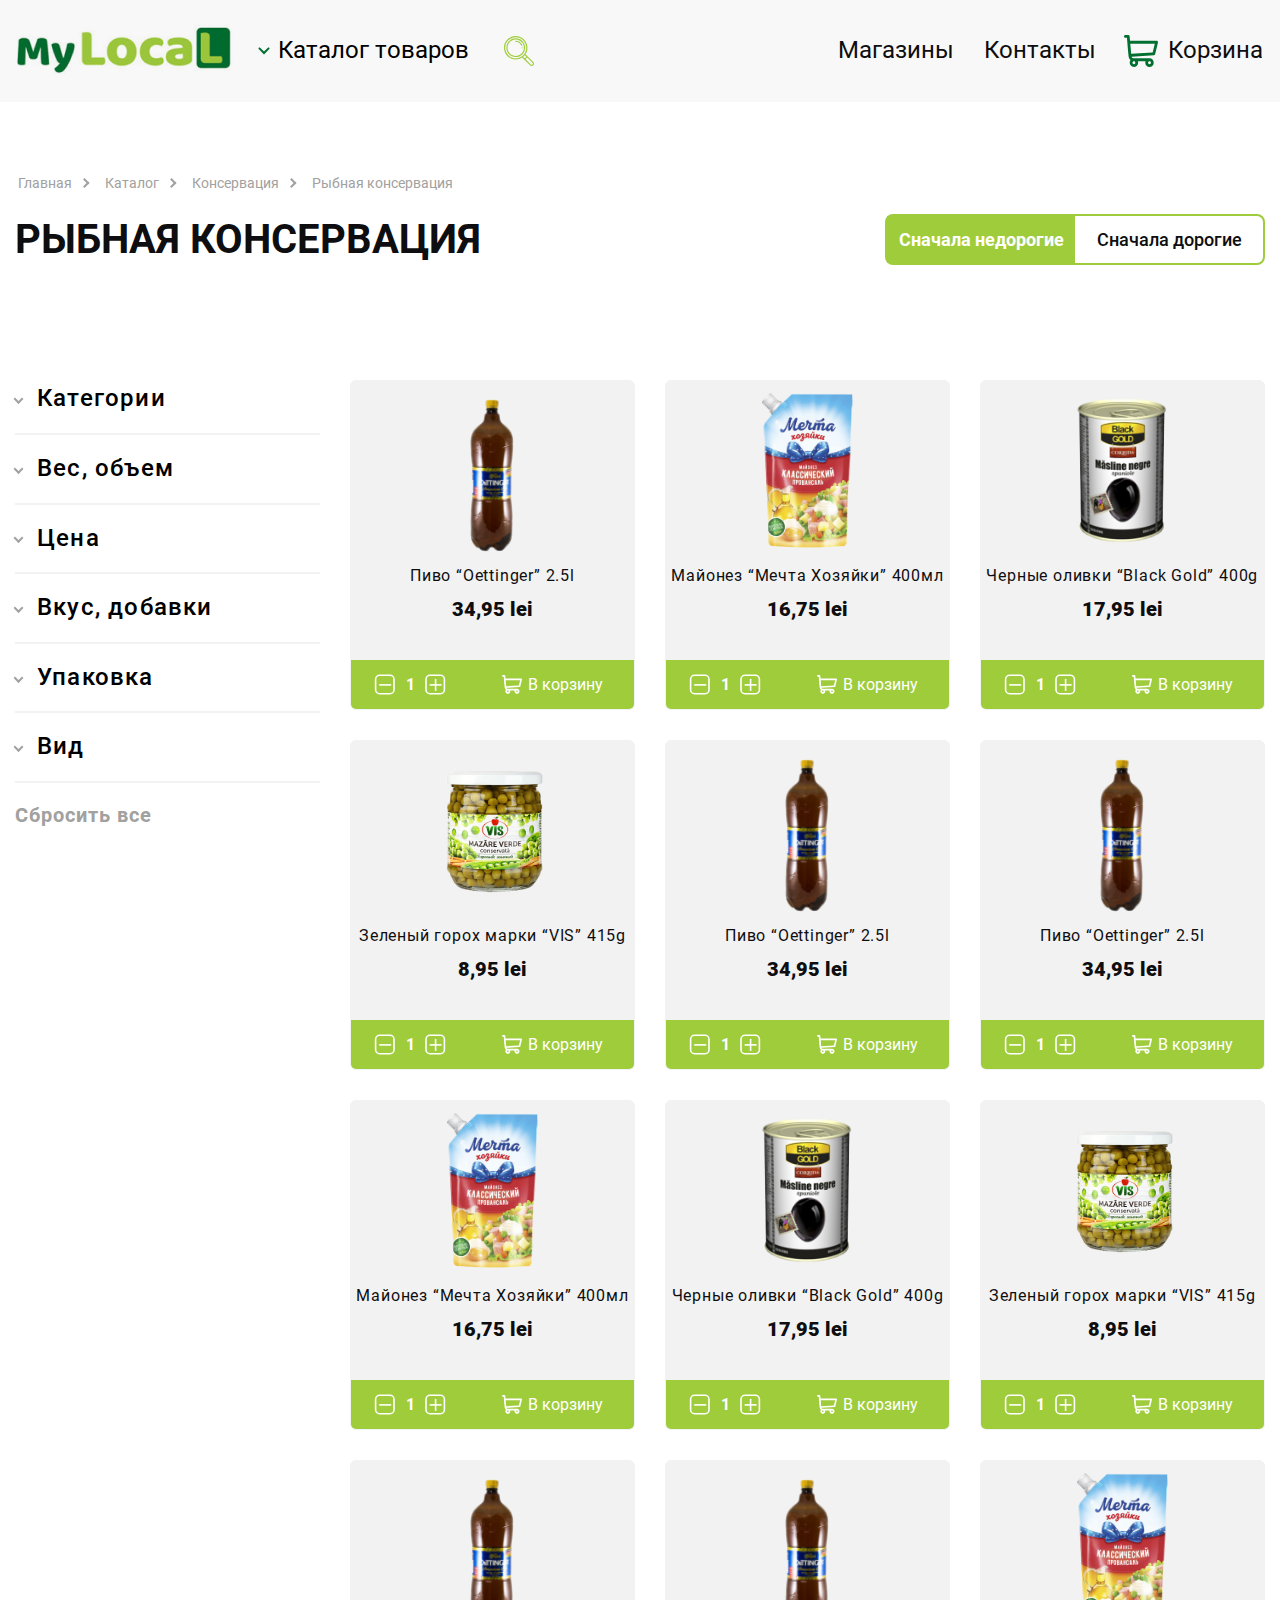
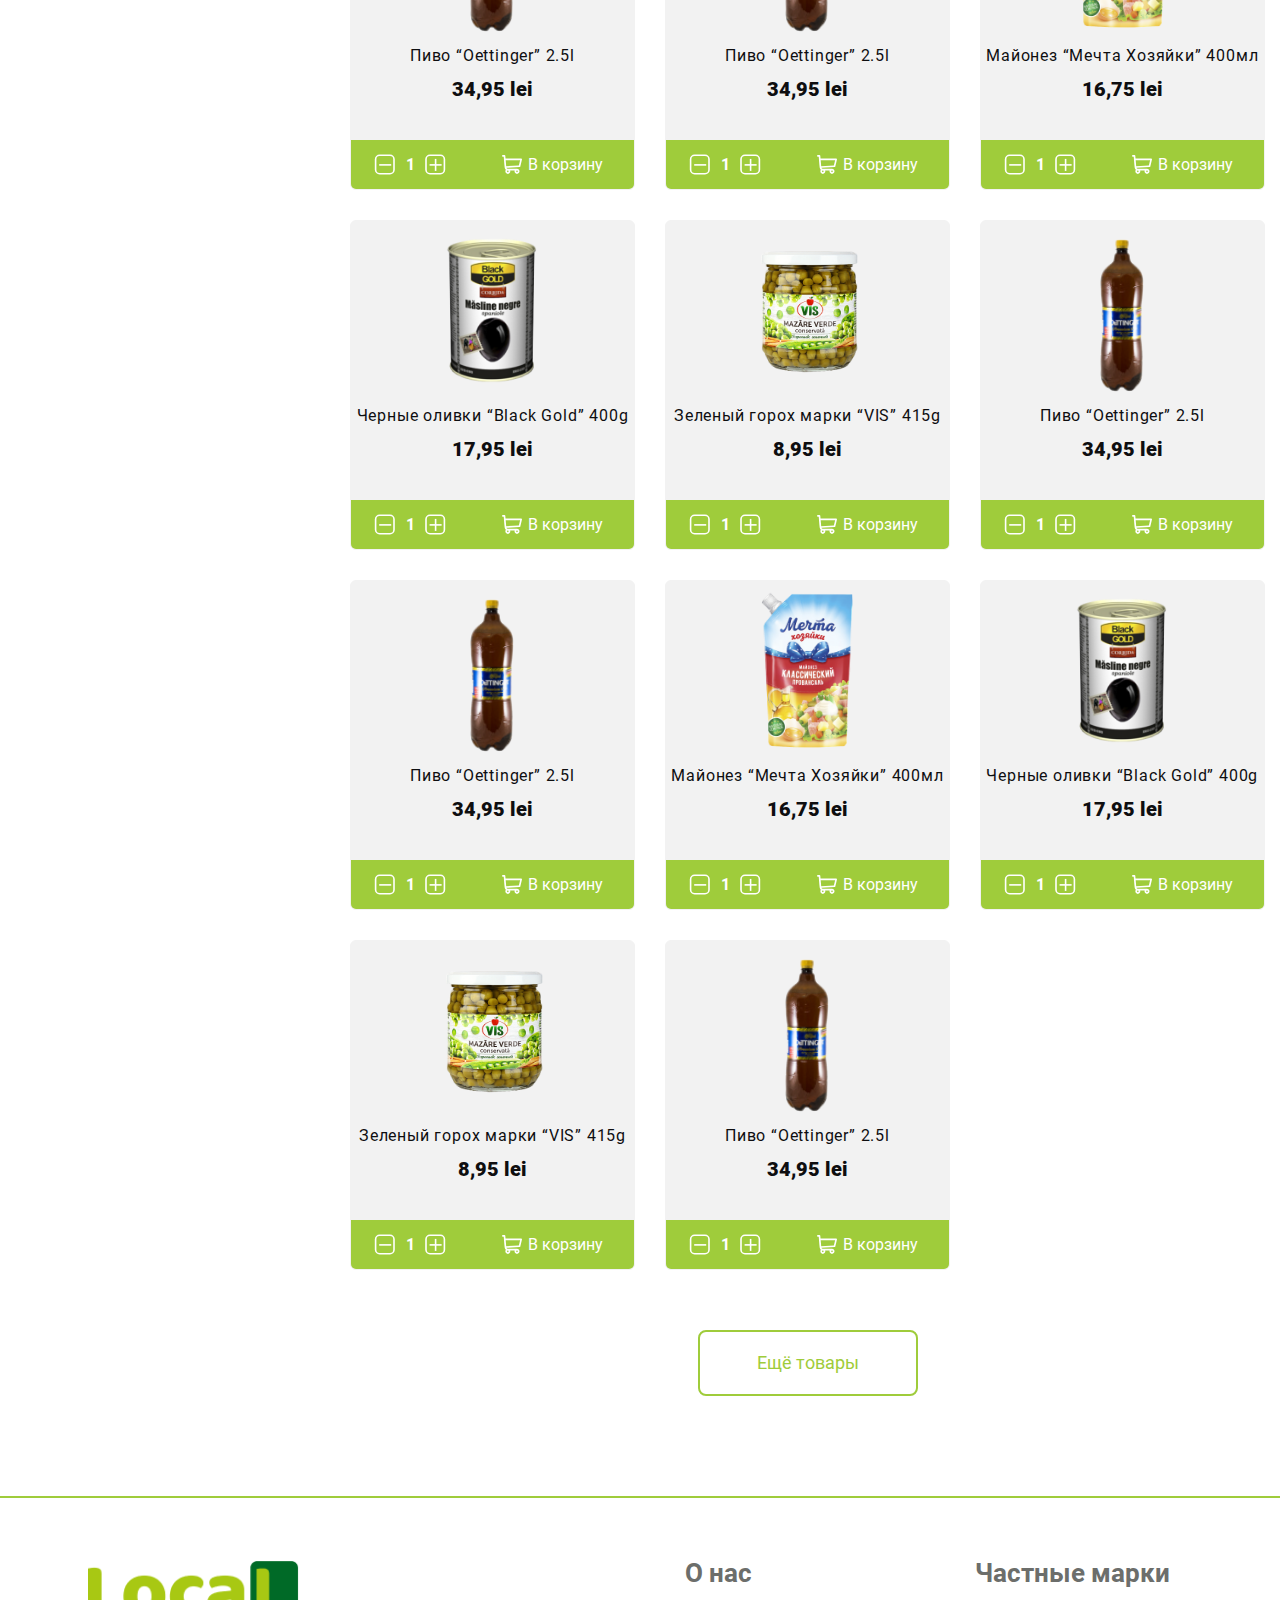
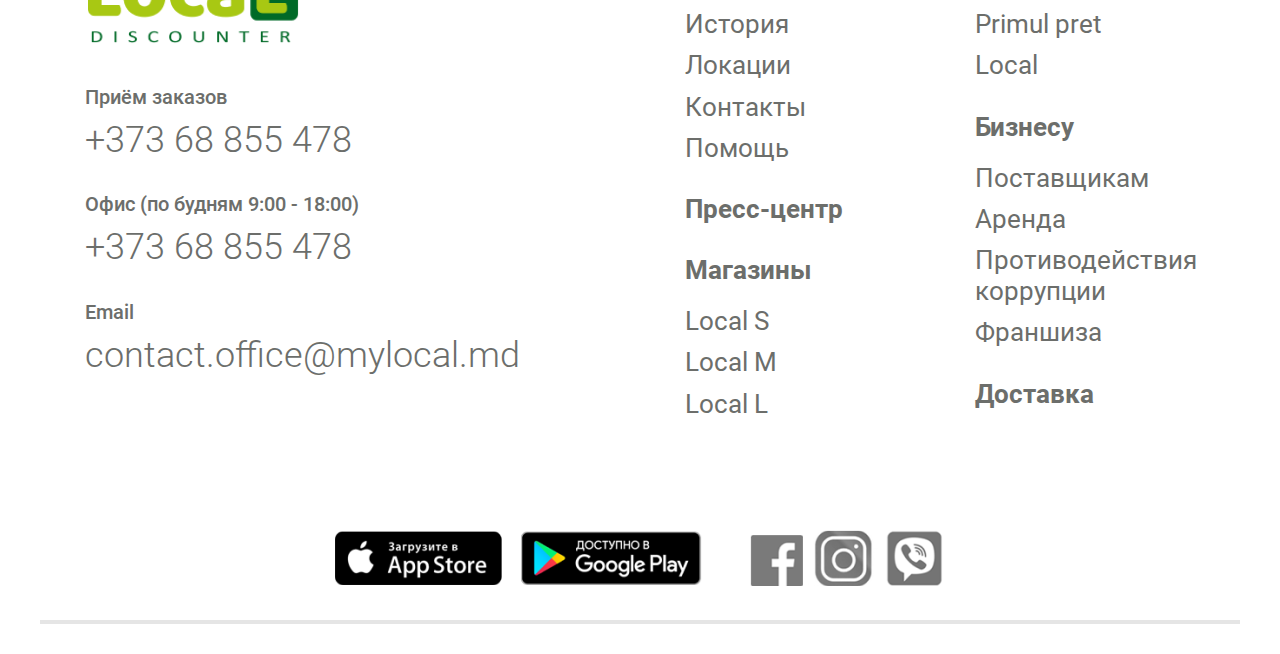
<file: app/category-1.html>
<!DOCTYPE html>
<html lang="en">

<head>
	<meta charset="UTF-8">

	<title>Local category</title>
	<meta name="description" content="">

	<meta http-equiv="X-UA-Compatible" content="IE=edge">
	<meta name="viewport" content="width=device-width, initial-scale=1, maximum-scale=1">

	<!-- Template Basic Images Start -->
	<meta property="og:image" content="path/to/image.jpg">
	<link rel="icon" href="img/favicon/favicon.ico">
	<link rel="apple-touch-icon" sizes="180x180" href="img/favicon/apple-touch-icon-180x180.png">
	<!-- Template Basic Images End -->

	<!-- Custom Browsers Color Start -->
	<meta name="theme-color" content="#000">
	<!-- Custom Browsers Color End -->

	<!-- <link rel="stylesheet" href="css/bootstrap-grid.min.css"> -->
	<link rel="stylesheet" href="css/normalize.css">
	<link rel="stylesheet" href="css/slick.css">
	<link rel="stylesheet" href="css/ion.rangeSlider.min.css">
	<link rel="stylesheet" href="css/main.min.css">

</head>

<body class="category category-1">

	<header class="header">
		<div class="container container--1850">
			<div class="header__row">

				<div class="header__left">
					<div class="header__nav-btn">
						<div class="nav-btn">
							<span></span>
							<span></span>
							<span></span>
						</div>
					</div>
					<div class="header__logo">
						<a href="#"><img src="img/logo.png" alt="local"></a>
					</div>
					<div class="header__catalog">
						<button class="header__catalog-btn" type="button">Каталог товаров</button>
					</div>
					<form class="header__search-form" action="#">
						<label class="header__search-label">
							<input class="header__search-input" type="text" placeholder="название продукта">
						</label>
						<button class="header__search-submit" type="submit">Поиск</button>
					</form>
					<div class="header__search-btn"></div>
				</div>

				<div class="header__right">
					<a class="header__link header__link-shops" href="#">Магазины</a>
					<a class="header__link header__link-contacts" href="#">Контакты</a>
					<a class="header__link header__cart" href="#">Корзина</a>
				</div>

			</div>
		</div>
	</header>

	<main class="category-wrap">
		<div class="container container--1760">
			<div class="category__top-wrap">
				<ul class="crumbs">
					<li><a href="#">Главная</a></li>
					<li><a href="#">Каталог</a></li>
					<li><a href="#">Консервация</a></li>
					<li><span>Рыбная консервация</span></li>
				</ul>
				<div class="category__top">
					<div class="category__title"><h1>Рыбная консервация</h1></div>
					<div class="category__buttons">
						<div class="category__sort">
							<div class="category__sort-btn active">Сначала недорогие</div>
							<div class="category__sort-btn">Сначала дорогие</div>
						</div>
					</div>
				</div>
				<div class="category__filter-toggle">Фильтр</div>
			</div>
			<div class="category__row">
				<div class="category__left">

					<div class="filter-wrap">
						<ul class="filter">
							<li class="filter__item">
								<button class="filter__btn" type="submit">Категории</button>
								<div class="filter__sublist">
	
									<ul class="filter__category">
										<li">
											<div class="filter__category-btn">Бакалея</div>
										</li>
										<li>
											<div class="filter__category-btn">Консервация</div>
	
											<ul class="filter__category-sublist">
												<li>
													<div class="filter__category-sublist-btn"><a href="#">Смотреть весь раздел</a></div>
												</li>
												<li>
													<div class="filter__category-sublist-btn">Мясная консервация</div>
												</li>
												<li>
													<div class="filter__category-sublist-btn">Рыбная консервация</div>
													<ul class="filter__category-sublist-sublist">
														<li>Шпроты</li>
														<li class="active">Тунец</li>
														<li>Печень трески</li>
													</ul>
												</li>
											</ul>
	
										</li>
										<li>
											<div class="filter__category-btn">Добавки к блюдам</div>
										</li>
										<li>
											<div class="filter__category-btn">Соусы</div>
										</li>
										<li>
											<div class="filter__category-btn">Напитки</div>
										</li>
										<li>
											<div class="filter__category-btn">Чай и кофе</div>
										</li>
										<li><div class="filter__category-btn">Снеки</div></li>
										<li><div class="filter__category-btn">Сладости</div></li>
										<li><div class="filter__category-btn">Хлебные изделия</div></li>
										<li><div class="filter__category-btn">Овощи и фрукты</div></li>
										<li><div class="filter__category-btn">Продукты fresh</div></li>
										<li><div class="filter__category-btn">Замороженные продукты</div></li>
										<li><div class="filter__category-btn">Табачные изделия</div></li>
										<li><div class="filter__category-btn">Бытовая химия</div></li>
										<li><div class="filter__category-btn">Товары для дома</div></li>
										<li><div class="filter__category-btn">Товары для детей</div></li>
										<li><div class="filter__category-btn">Текстиль и аксессуары</div></li>
										<li><div class="filter__category-btn">Товары для животных</div></li>
									</ul>
	
								</div>
							</li>
							<li class="filter__item">
								<button class="filter__btn" type="submit">Вес, объем</button>
								<div class="filter__sublist">
									<div class="filter__checkbox-wrap">
										<input class="filter__checkbox" id="weigth-1" type="checkbox">
										<label class="filter__checkbox-label" for="weigth-1">вес и объем 1</label>
	
										<input class="filter__checkbox" id="weigth-2" type="checkbox">
										<label class="filter__checkbox-label" for="weigth-2">вес и объем 2</label>
	
										<input class="filter__checkbox" id="weigth-3" type="checkbox">
										<label class="filter__checkbox-label" for="weigth-3">вес и объем 3</label>
									</div>
								</div>
							</li>
							<li class="filter__item">
								<button class="filter__btn" type="submit">Цена</button>
								<div class="filter__sublist">
									<div class="filter__price">
										<input class="filter__price-range" type="text" value="">
										<div class="filter__price-row">
											<div class="filter__price-item from">от <span>1</span> лей</div>
											<div class="filter__price-item to">до <span>5000</span> лей</div>
										</div>
									</div>
								</div>
							</li>
							<li class="filter__item">
								<button class="filter__btn" type="submit">Вкус, добавки</button>
								<div class="filter__sublist">
									<div class="filter__checkbox-wrap">
										<input class="filter__checkbox" id="taste-1" type="checkbox">
										<label class="filter__checkbox-label" for="taste-1">добавки 1</label>
	
										<input class="filter__checkbox" id="taste-2" type="checkbox">
										<label class="filter__checkbox-label" for="taste-2">добавки 2</label>
	
										<input class="filter__checkbox" id="taste-3" type="checkbox">
										<label class="filter__checkbox-label" for="taste-3">добавки 3</label>
									</div>
								</div>
							</li>
							<li class="filter__item">
								<button class="filter__btn" type="submit">Упаковка</button>
								<div class="filter__sublist">
									<div class="filter__checkbox-wrap">
										<input class="filter__checkbox" id="pack-1" type="checkbox" checked>
										<label class="filter__checkbox-label" for="pack-1">металическая</label>
	
										<input class="filter__checkbox" id="pack-2" type="checkbox">
										<label class="filter__checkbox-label" for="pack-2">пластиковая</label>
	
										<input class="filter__checkbox" id="pack-3" type="checkbox">
										<label class="filter__checkbox-label" for="pack-3">органическая</label>
									</div>
								</div>
							</li>
							<li class="filter__item">
								<button class="filter__btn" type="submit">Вид</button>
								<div class="filter__sublist">
									<div class="filter__checkbox-wrap">
										<input class="filter__checkbox" id="view-1" type="checkbox" checked>
										<label class="filter__checkbox-label" for="view-1">вид 1</label>
	
										<input class="filter__checkbox" id="view-2" type="checkbox">
										<label class="filter__checkbox-label" for="view-2">вид 2</label>
	
										<input class="filter__checkbox" id="view-3" type="checkbox">
										<label class="filter__checkbox-label" for="view-3">вид 3</label>
									</div>
								</div>
							</li>
						</ul>
						<div class="filter__remove">Сбросить все</div>
					</div>

				</div>
				<div class="category__right">
					<div class="category__product-row">

						<div class="category__item">
							<div class="card card--category">
								<div class="card__img">
									<a href="#"><img src="img/product-4.png" alt="card"></a>
								</div>
								<div class="card__title"><a href="#">Пиво “Оettinger” 2.5l</a></div>
								<div class="card__price">34,95 lei</div>
								<div class="card__bottom">
									<div class="card__quantity">
										<div class="quantity">
											<button type="button" class="quantity__bnt quantity__bnt--minus">-</button>
											<input class="quantity__input" type="text" value="1">
											<button type="button" class="quantity__bnt quantity__bnt--plus">+</button>
										</div>
									</div>
									<button type="button" class="card__btn">В корзину</button>
								</div>
							</div>
						</div>

						<div class="category__item">
							<div class="card card--category">
								<div class="card__img">
									<a href="#"><img src="img/product-1.png" alt="card"></a>
								</div>
								<div class="card__title"><a href="#">Майонез “Мечта Хозяйки” 400мл</a></div>
								<div class="card__price">16,75 lei</div>
								<div class="card__bottom">
									<div class="card__quantity">
										<div class="quantity">
											<button type="button" class="quantity__bnt quantity__bnt--minus">-</button>
											<input class="quantity__input" type="text" value="1">
											<button type="button" class="quantity__bnt quantity__bnt--plus">+</button>
										</div>
									</div>
									<button type="button" class="card__btn">В корзину</button>
								</div>
							</div>
						</div>

						<div class="category__item">
							<div class="card card--category">
								<div class="card__img">
									<a href="#"><img src="img/product-2.png" alt="card"></a>
								</div>
								<div class="card__title"><a href="#">Черные оливки “Black Gold” 400g</a></div>
								<div class="card__price">17,95 lei</div>
								<div class="card__bottom">
									<div class="card__quantity">
										<div class="quantity">
											<button type="button" class="quantity__bnt quantity__bnt--minus">-</button>
											<input class="quantity__input" type="text" value="1">
											<button type="button" class="quantity__bnt quantity__bnt--plus">+</button>
										</div>
									</div>
									<button type="button" class="card__btn">В корзину</button>
								</div>
							</div>
						</div>

						<div class="category__item">
							<div class="card card--category">
								<div class="card__img">
									<a href="#"><img src="img/product-3.png" alt="card"></a>
								</div>
								<div class="card__title"><a href="#">Зеленый горох марки “VIS” 415g</a></div>
								<div class="card__price">8,95 lei</div>
								<div class="card__bottom">
									<div class="card__quantity">
										<div class="quantity">
											<button type="button" class="quantity__bnt quantity__bnt--minus">-</button>
											<input class="quantity__input" type="text" value="1">
											<button type="button" class="quantity__bnt quantity__bnt--plus">+</button>
										</div>
									</div>
									<button type="button" class="card__btn">В корзину</button>
								</div>
							</div>
						</div>

						<div class="category__item">
							<div class="card card--category">
								<div class="card__img">
									<a href="#"><img src="img/product-4.png" alt="card"></a>
								</div>
								<div class="card__title"><a href="#">Пиво “Оettinger” 2.5l</a></div>
								<div class="card__price">34,95 lei</div>
								<div class="card__bottom">
									<div class="card__quantity">
										<div class="quantity">
											<button type="button" class="quantity__bnt quantity__bnt--minus">-</button>
											<input class="quantity__input" type="text" value="1">
											<button type="button" class="quantity__bnt quantity__bnt--plus">+</button>
										</div>
									</div>
									<button type="button" class="card__btn">В корзину</button>
								</div>
							</div>
						</div>

						<div class="category__item">
							<div class="card card--category">
								<div class="card__img">
									<a href="#"><img src="img/product-4.png" alt="card"></a>
								</div>
								<div class="card__title"><a href="#">Пиво “Оettinger” 2.5l</a></div>
								<div class="card__price">34,95 lei</div>
								<div class="card__bottom">
									<div class="card__quantity">
										<div class="quantity">
											<button type="button" class="quantity__bnt quantity__bnt--minus">-</button>
											<input class="quantity__input" type="text" value="1">
											<button type="button" class="quantity__bnt quantity__bnt--plus">+</button>
										</div>
									</div>
									<button type="button" class="card__btn">В корзину</button>
								</div>
							</div>
						</div>

						<div class="category__item">
							<div class="card card--category">
								<div class="card__img">
									<a href="#"><img src="img/product-1.png" alt="card"></a>
								</div>
								<div class="card__title"><a href="#">Майонез “Мечта Хозяйки” 400мл</a></div>
								<div class="card__price">16,75 lei</div>
								<div class="card__bottom">
									<div class="card__quantity">
										<div class="quantity">
											<button type="button" class="quantity__bnt quantity__bnt--minus">-</button>
											<input class="quantity__input" type="text" value="1">
											<button type="button" class="quantity__bnt quantity__bnt--plus">+</button>
										</div>
									</div>
									<button type="button" class="card__btn">В корзину</button>
								</div>
							</div>
						</div>

						<div class="category__item">
							<div class="card card--category">
								<div class="card__img">
									<a href="#"><img src="img/product-2.png" alt="card"></a>
								</div>
								<div class="card__title"><a href="#">Черные оливки “Black Gold” 400g</a></div>
								<div class="card__price">17,95 lei</div>
								<div class="card__bottom">
									<div class="card__quantity">
										<div class="quantity">
											<button type="button" class="quantity__bnt quantity__bnt--minus">-</button>
											<input class="quantity__input" type="text" value="1">
											<button type="button" class="quantity__bnt quantity__bnt--plus">+</button>
										</div>
									</div>
									<button type="button" class="card__btn">В корзину</button>
								</div>
							</div>
						</div>

						<div class="category__item">
							<div class="card card--category">
								<div class="card__img">
									<a href="#"><img src="img/product-3.png" alt="card"></a>
								</div>
								<div class="card__title"><a href="#">Зеленый горох марки “VIS” 415g</a></div>
								<div class="card__price">8,95 lei</div>
								<div class="card__bottom">
									<div class="card__quantity">
										<div class="quantity">
											<button type="button" class="quantity__bnt quantity__bnt--minus">-</button>
											<input class="quantity__input" type="text" value="1">
											<button type="button" class="quantity__bnt quantity__bnt--plus">+</button>
										</div>
									</div>
									<button type="button" class="card__btn">В корзину</button>
								</div>
							</div>
						</div>

						<div class="category__item">
							<div class="card card--category">
								<div class="card__img">
									<a href="#"><img src="img/product-4.png" alt="card"></a>
								</div>
								<div class="card__title"><a href="#">Пиво “Оettinger” 2.5l</a></div>
								<div class="card__price">34,95 lei</div>
								<div class="card__bottom">
									<div class="card__quantity">
										<div class="quantity">
											<button type="button" class="quantity__bnt quantity__bnt--minus">-</button>
											<input class="quantity__input" type="text" value="1">
											<button type="button" class="quantity__bnt quantity__bnt--plus">+</button>
										</div>
									</div>
									<button type="button" class="card__btn">В корзину</button>
								</div>
							</div>
						</div>

						<div class="category__item">
							<div class="card card--category">
								<div class="card__img">
									<a href="#"><img src="img/product-4.png" alt="card"></a>
								</div>
								<div class="card__title"><a href="#">Пиво “Оettinger” 2.5l</a></div>
								<div class="card__price">34,95 lei</div>
								<div class="card__bottom">
									<div class="card__quantity">
										<div class="quantity">
											<button type="button" class="quantity__bnt quantity__bnt--minus">-</button>
											<input class="quantity__input" type="text" value="1">
											<button type="button" class="quantity__bnt quantity__bnt--plus">+</button>
										</div>
									</div>
									<button type="button" class="card__btn">В корзину</button>
								</div>
							</div>
						</div>

						<div class="category__item">
							<div class="card card--category">
								<div class="card__img">
									<a href="#"><img src="img/product-1.png" alt="card"></a>
								</div>
								<div class="card__title"><a href="#">Майонез “Мечта Хозяйки” 400мл</a></div>
								<div class="card__price">16,75 lei</div>
								<div class="card__bottom">
									<div class="card__quantity">
										<div class="quantity">
											<button type="button" class="quantity__bnt quantity__bnt--minus">-</button>
											<input class="quantity__input" type="text" value="1">
											<button type="button" class="quantity__bnt quantity__bnt--plus">+</button>
										</div>
									</div>
									<button type="button" class="card__btn">В корзину</button>
								</div>
							</div>
						</div>

						<div class="category__item">
							<div class="card card--category">
								<div class="card__img">
									<a href="#"><img src="img/product-2.png" alt="card"></a>
								</div>
								<div class="card__title"><a href="#">Черные оливки “Black Gold” 400g</a></div>
								<div class="card__price">17,95 lei</div>
								<div class="card__bottom">
									<div class="card__quantity">
										<div class="quantity">
											<button type="button" class="quantity__bnt quantity__bnt--minus">-</button>
											<input class="quantity__input" type="text" value="1">
											<button type="button" class="quantity__bnt quantity__bnt--plus">+</button>
										</div>
									</div>
									<button type="button" class="card__btn">В корзину</button>
								</div>
							</div>
						</div>

						<div class="category__item">
							<div class="card card--category">
								<div class="card__img">
									<a href="#"><img src="img/product-3.png" alt="card"></a>
								</div>
								<div class="card__title"><a href="#">Зеленый горох марки “VIS” 415g</a></div>
								<div class="card__price">8,95 lei</div>
								<div class="card__bottom">
									<div class="card__quantity">
										<div class="quantity">
											<button type="button" class="quantity__bnt quantity__bnt--minus">-</button>
											<input class="quantity__input" type="text" value="1">
											<button type="button" class="quantity__bnt quantity__bnt--plus">+</button>
										</div>
									</div>
									<button type="button" class="card__btn">В корзину</button>
								</div>
							</div>
						</div>

						<div class="category__item">
							<div class="card card--category">
								<div class="card__img">
									<a href="#"><img src="img/product-4.png" alt="card"></a>
								</div>
								<div class="card__title"><a href="#">Пиво “Оettinger” 2.5l</a></div>
								<div class="card__price">34,95 lei</div>
								<div class="card__bottom">
									<div class="card__quantity">
										<div class="quantity">
											<button type="button" class="quantity__bnt quantity__bnt--minus">-</button>
											<input class="quantity__input" type="text" value="1">
											<button type="button" class="quantity__bnt quantity__bnt--plus">+</button>
										</div>
									</div>
									<button type="button" class="card__btn">В корзину</button>
								</div>
							</div>
						</div>

						<div class="category__item">
							<div class="card card--category">
								<div class="card__img">
									<a href="#"><img src="img/product-4.png" alt="card"></a>
								</div>
								<div class="card__title"><a href="#">Пиво “Оettinger” 2.5l</a></div>
								<div class="card__price">34,95 lei</div>
								<div class="card__bottom">
									<div class="card__quantity">
										<div class="quantity">
											<button type="button" class="quantity__bnt quantity__bnt--minus">-</button>
											<input class="quantity__input" type="text" value="1">
											<button type="button" class="quantity__bnt quantity__bnt--plus">+</button>
										</div>
									</div>
									<button type="button" class="card__btn">В корзину</button>
								</div>
							</div>
						</div>

						<div class="category__item">
							<div class="card card--category">
								<div class="card__img">
									<a href="#"><img src="img/product-1.png" alt="card"></a>
								</div>
								<div class="card__title"><a href="#">Майонез “Мечта Хозяйки” 400мл</a></div>
								<div class="card__price">16,75 lei</div>
								<div class="card__bottom">
									<div class="card__quantity">
										<div class="quantity">
											<button type="button" class="quantity__bnt quantity__bnt--minus">-</button>
											<input class="quantity__input" type="text" value="1">
											<button type="button" class="quantity__bnt quantity__bnt--plus">+</button>
										</div>
									</div>
									<button type="button" class="card__btn">В корзину</button>
								</div>
							</div>
						</div>

						<div class="category__item">
							<div class="card card--category">
								<div class="card__img">
									<a href="#"><img src="img/product-2.png" alt="card"></a>
								</div>
								<div class="card__title"><a href="#">Черные оливки “Black Gold” 400g</a></div>
								<div class="card__price">17,95 lei</div>
								<div class="card__bottom">
									<div class="card__quantity">
										<div class="quantity">
											<button type="button" class="quantity__bnt quantity__bnt--minus">-</button>
											<input class="quantity__input" type="text" value="1">
											<button type="button" class="quantity__bnt quantity__bnt--plus">+</button>
										</div>
									</div>
									<button type="button" class="card__btn">В корзину</button>
								</div>
							</div>
						</div>

						<div class="category__item">
							<div class="card card--category">
								<div class="card__img">
									<a href="#"><img src="img/product-3.png" alt="card"></a>
								</div>
								<div class="card__title"><a href="#">Зеленый горох марки “VIS” 415g</a></div>
								<div class="card__price">8,95 lei</div>
								<div class="card__bottom">
									<div class="card__quantity">
										<div class="quantity">
											<button type="button" class="quantity__bnt quantity__bnt--minus">-</button>
											<input class="quantity__input" type="text" value="1">
											<button type="button" class="quantity__bnt quantity__bnt--plus">+</button>
										</div>
									</div>
									<button type="button" class="card__btn">В корзину</button>
								</div>
							</div>
						</div>

						<div class="category__item">
							<div class="card card--category">
								<div class="card__img">
									<a href="#"><img src="img/product-4.png" alt="card"></a>
								</div>
								<div class="card__title"><a href="#">Пиво “Оettinger” 2.5l</a></div>
								<div class="card__price">34,95 lei</div>
								<div class="card__bottom">
									<div class="card__quantity">
										<div class="quantity">
											<button type="button" class="quantity__bnt quantity__bnt--minus">-</button>
											<input class="quantity__input" type="text" value="1">
											<button type="button" class="quantity__bnt quantity__bnt--plus">+</button>
										</div>
									</div>
									<button type="button" class="card__btn">В корзину</button>
								</div>
							</div>
						</div>
						
					</div>
					<div class="category__btn">
						<a href="#" class="button button--white">Ещё товары</a>
					</div>
				</div>
			</div>
		</div>
	</main>

	<footer class="footer">
		<div class="container">
			<div class="footer__row">
				<div class="footer__left">

					<div class="footer__logo">
						<a href="#">
							<img src="img/logo-footer.png" alt="local">
						</a>
					</div>

					<div class="footer__subtitle">Приём заказов</div>
					<div class="footer__contact">
						<a href="tel:+373 68 855 478">+373 68 855 478</a>
					</div>

					<div class="footer__subtitle">Офис (по будням 9:00 - 18:00)</div>
					<div class="footer__contact">
						<a href="tel:+373 68 855 478">+373 68 855 478</a>
					</div>

					<div class="footer__subtitle">Email</div>
					<div class="footer__contact mail">
						<a href="mailto:contact.office@mylocal.md">contact.office@mylocal.md</a>
					</div>

				</div>
				<div class="footer__right">

					<div class="footer__col">

						<div class="footer__item">
							<div class="footer__item-title sublist"><a>О нас</a></div>
							<ul class="footer__item-list">
								<li><a href="#">История</a></li>
								<li><a href="#">Локации</a></li>
								<li><a href="#">Контакты</a></li>
								<li><a href="#">Помощь</a></li>
							</ul>
						</div>

						<div class="footer__item">
							<div class="footer__item-title"><a href="#">Пресс-центр</a></div>
						</div>

						<div class="footer__item">
							<div class="footer__item-title sublist"><a>Магазины</a></div>
							<ul class="footer__item-list">
								<li><a href="#">Local S</a></li>
								<li><a href="#">Local M</a></li>
								<li><a href="#">Local L</a></li>
							</ul>
						</div>

					</div>
					<div class="footer__col">

						<div class="footer__item">
							<div class="footer__item-title sublist"><a>Частные марки</a></div>
							<ul class="footer__item-list">
								<li><a href="#">Primul pret</a></li>
								<li><a href="#">Local</a></li>
							</ul>
						</div>

						<div class="footer__item">
							<div class="footer__item-title sublist"><a>Бизнесу</a></div>
							<ul class="footer__item-list">
								<li><a href="#">Поставщикам</a></li>
								<li><a href="#">Аренда</a></li>
								<li><a href="#">Противодействия
										коррупции</a></li>
								<li><a href="#">Франшиза</a></li>
							</ul>
						</div>

						<div class="footer__item">
							<div class="footer__item-title"><a href="#">Доставка</a></div>
						</div>

					</div>
				</div>
			</div>
			<div class="footer__bottom">
				<div class="footer__bottom-wrap">
					<div class="footer__download">
						<a href="#"><img src="img/app-store.png" alt="app-store"></a>
						<a href="#"><img src="img/google-play.png" alt="google-play"></a>
					</div>
					<div class="footer__social">
						<a href="#"><img src="img/facebook.png" alt="facebook"></a>
						<a href="#"><img src="img/instagram.png" alt="instagram"></a>
						<a href="#"><img src="img/viber.png" alt="viber"></a>
					</div>
				</div>
			</div>
		</div>
	</footer>


	<script src="js/jquery-3.4.1.min.js"></script>
	<script src="js/slick.min.js"></script>
	<script src="js/ion.rangeSlider.min.js"></script>
	<script src="js/common.js"></script>

</body>

</html>
</file>
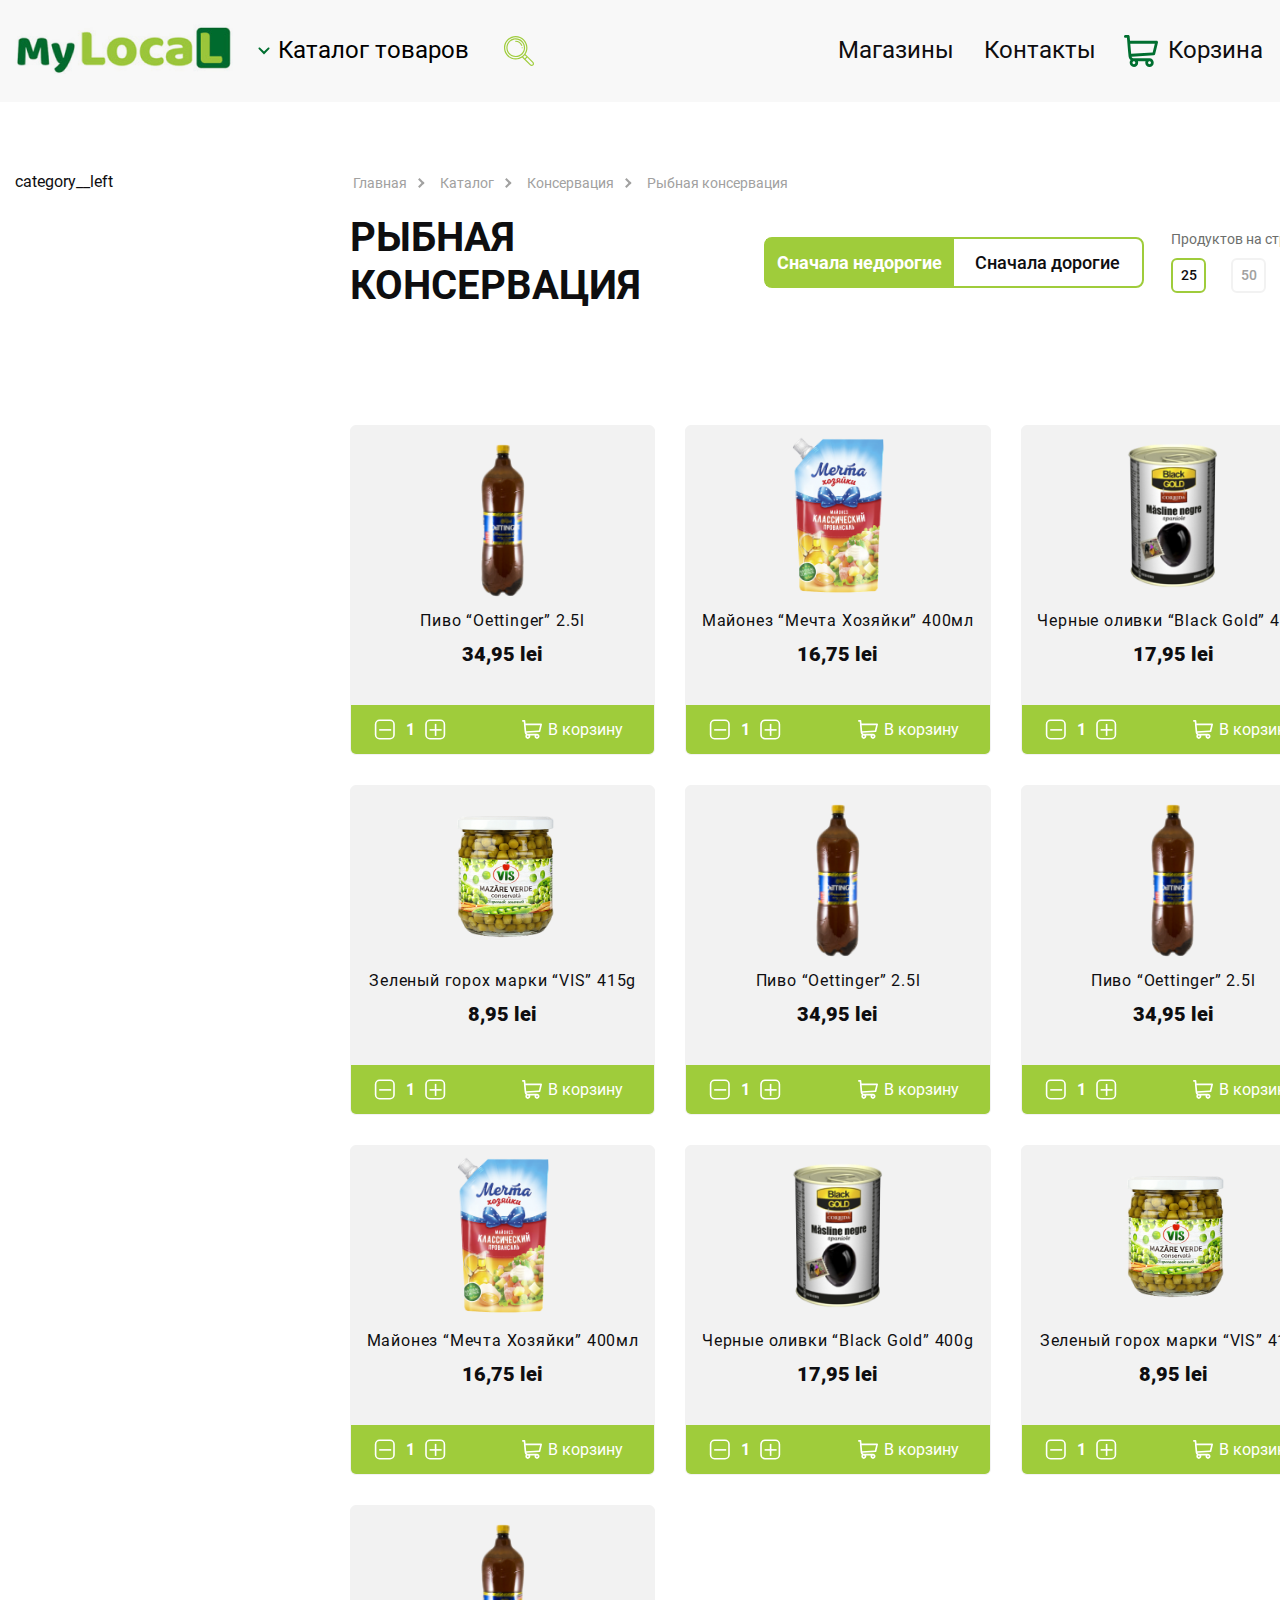
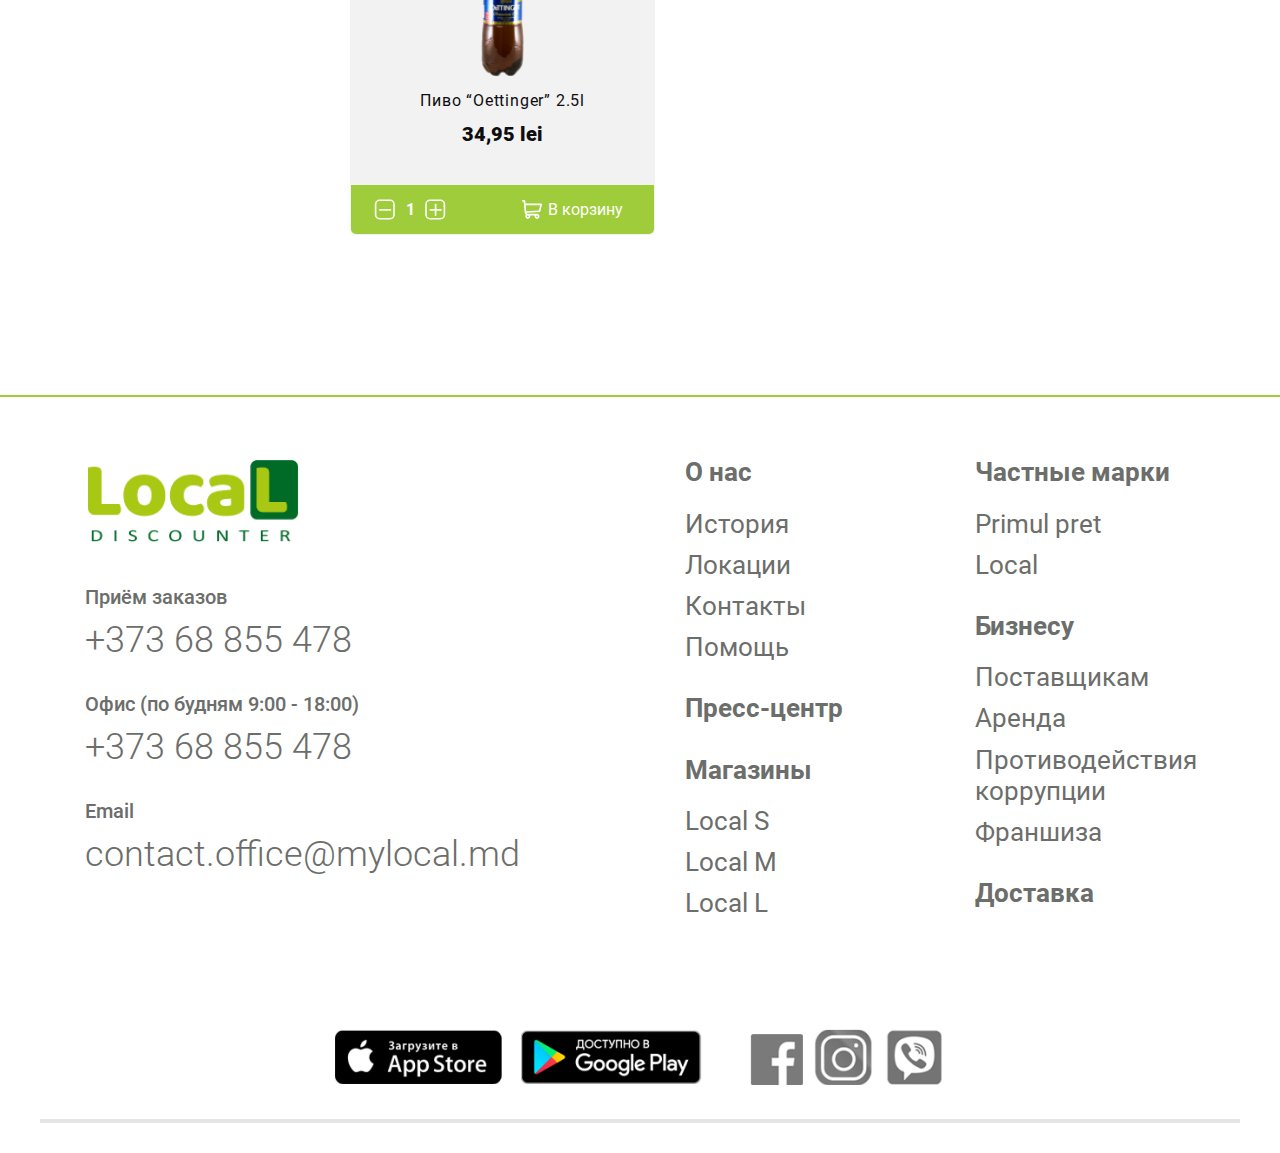
<file: app/category.html>
<!DOCTYPE html>
<html lang="en">

<head>
	<meta charset="UTF-8">

	<title>Local category</title>
	<meta name="description" content="">

	<meta http-equiv="X-UA-Compatible" content="IE=edge">
	<meta name="viewport" content="width=device-width, initial-scale=1, maximum-scale=1">

	<!-- Template Basic Images Start -->
	<meta property="og:image" content="path/to/image.jpg">
	<link rel="icon" href="img/favicon/favicon.ico">
	<link rel="apple-touch-icon" sizes="180x180" href="img/favicon/apple-touch-icon-180x180.png">
	<!-- Template Basic Images End -->

	<!-- Custom Browsers Color Start -->
	<meta name="theme-color" content="#000">
	<!-- Custom Browsers Color End -->

	<!-- <link rel="stylesheet" href="css/bootstrap-grid.min.css"> -->
	<link rel="stylesheet" href="css/normalize.css">
	<link rel="stylesheet" href="css/slick.css">
	<link rel="stylesheet" href="css/main.min.css">

</head>

<body class="category">

	<header class="header">
		<div class="container container--1850">
			<div class="header__row">

				<div class="header__left">
					<div class="header__nav-btn">
						<div class="nav-btn">
							<span></span>
							<span></span>
							<span></span>
						</div>
					</div>
					<div class="header__logo">
						<a href="#"><img src="img/logo.png" alt="local"></a>
					</div>
					<div class="header__catalog">
						<button class="header__catalog-btn" type="button">Каталог товаров</button>
					</div>
					<form class="header__search-form" action="#">
						<label class="header__search-label">
							<input class="header__search-input" type="text" placeholder="название продукта">
						</label>
						<button class="header__search-submit" type="submit">Поиск</button>
					</form>
					<div class="header__search-btn"></div>
				</div>

				<div class="header__right">
					<a class="header__link header__link-shops" href="#">Магазины</a>
					<a class="header__link header__link-contacts" href="#">Контакты</a>
					<a class="header__link header__cart" href="#">Корзина</a>
				</div>

			</div>
		</div>
	</header>

	<main class="category-wrap">
		<div class="container container--1760">
			<div class="category__row">
				<div class="category__left">category__left</div>
				<div class="category__right">
					<ul class="crumbs">
						<li><a href="#">Главная</a></li>
						<li><a href="#">Каталог</a></li>
						<li><a href="#">Консервация</a></li>
						<li><span>Рыбная консервация</span></li>
					</ul>
					<div class="category__top">
						<div class="category__title"><h1>Рыбная консервация</h1></div>
						<div class="category__buttons">
							<div class="category__sort">
								<div class="category__sort-btn active">Сначала недорогие</div>
								<div class="category__sort-btn">Сначала дорогие</div>
							</div>
							<div class="category__qnt">
								<div class="category__qnt-subtitle">Продуктов на странице</div>
								<div class="category__qnt-row">
									<div class="category__qnt-item active">25</div>
									<div class="category__qnt-item">50</div>
									<div class="category__qnt-item">75</div>
								</div>
							</div>
						</div>
					</div>
					<div class="category__product-row">

						<div class="category__item">
							<div class="card card--category">
								<div class="card__img">
									<a href="#"><img src="img/product-4.png" alt="card"></a>
								</div>
								<div class="card__title"><a href="#">Пиво “Оettinger” 2.5l</a></div>
								<div class="card__price">34,95 lei</div>
								<div class="card__bottom">
									<div class="card__quantity">
										<div class="quantity">
											<button type="button" class="quantity__bnt quantity__bnt--minus">-</button>
											<input class="quantity__input" type="text" value="1">
											<button type="button" class="quantity__bnt quantity__bnt--plus">+</button>
										</div>
									</div>
									<button type="button" class="card__btn">В корзину</button>
								</div>
							</div>
						</div>

						<div class="category__item">
							<div class="card card--category">
								<div class="card__img">
									<a href="#"><img src="img/product-1.png" alt="card"></a>
								</div>
								<div class="card__title"><a href="#">Майонез “Мечта Хозяйки” 400мл</a></div>
								<div class="card__price">16,75 lei</div>
								<div class="card__bottom">
									<div class="card__quantity">
										<div class="quantity">
											<button type="button" class="quantity__bnt quantity__bnt--minus">-</button>
											<input class="quantity__input" type="text" value="1">
											<button type="button" class="quantity__bnt quantity__bnt--plus">+</button>
										</div>
									</div>
									<button type="button" class="card__btn">В корзину</button>
								</div>
							</div>
						</div>

						<div class="category__item">
							<div class="card card--category">
								<div class="card__img">
									<a href="#"><img src="img/product-2.png" alt="card"></a>
								</div>
								<div class="card__title"><a href="#">Черные оливки “Black Gold” 400g</a></div>
								<div class="card__price">17,95 lei</div>
								<div class="card__bottom">
									<div class="card__quantity">
										<div class="quantity">
											<button type="button" class="quantity__bnt quantity__bnt--minus">-</button>
											<input class="quantity__input" type="text" value="1">
											<button type="button" class="quantity__bnt quantity__bnt--plus">+</button>
										</div>
									</div>
									<button type="button" class="card__btn">В корзину</button>
								</div>
							</div>
						</div>

						<div class="category__item">
							<div class="card card--category">
								<div class="card__img">
									<a href="#"><img src="img/product-3.png" alt="card"></a>
								</div>
								<div class="card__title"><a href="#">Зеленый горох марки “VIS” 415g</a></div>
								<div class="card__price">8,95 lei</div>
								<div class="card__bottom">
									<div class="card__quantity">
										<div class="quantity">
											<button type="button" class="quantity__bnt quantity__bnt--minus">-</button>
											<input class="quantity__input" type="text" value="1">
											<button type="button" class="quantity__bnt quantity__bnt--plus">+</button>
										</div>
									</div>
									<button type="button" class="card__btn">В корзину</button>
								</div>
							</div>
						</div>

						<div class="category__item">
							<div class="card card--category">
								<div class="card__img">
									<a href="#"><img src="img/product-4.png" alt="card"></a>
								</div>
								<div class="card__title"><a href="#">Пиво “Оettinger” 2.5l</a></div>
								<div class="card__price">34,95 lei</div>
								<div class="card__bottom">
									<div class="card__quantity">
										<div class="quantity">
											<button type="button" class="quantity__bnt quantity__bnt--minus">-</button>
											<input class="quantity__input" type="text" value="1">
											<button type="button" class="quantity__bnt quantity__bnt--plus">+</button>
										</div>
									</div>
									<button type="button" class="card__btn">В корзину</button>
								</div>
							</div>
						</div>

						<div class="category__item">
							<div class="card card--category">
								<div class="card__img">
									<a href="#"><img src="img/product-4.png" alt="card"></a>
								</div>
								<div class="card__title"><a href="#">Пиво “Оettinger” 2.5l</a></div>
								<div class="card__price">34,95 lei</div>
								<div class="card__bottom">
									<div class="card__quantity">
										<div class="quantity">
											<button type="button" class="quantity__bnt quantity__bnt--minus">-</button>
											<input class="quantity__input" type="text" value="1">
											<button type="button" class="quantity__bnt quantity__bnt--plus">+</button>
										</div>
									</div>
									<button type="button" class="card__btn">В корзину</button>
								</div>
							</div>
						</div>

						<div class="category__item">
							<div class="card card--category">
								<div class="card__img">
									<a href="#"><img src="img/product-1.png" alt="card"></a>
								</div>
								<div class="card__title"><a href="#">Майонез “Мечта Хозяйки” 400мл</a></div>
								<div class="card__price">16,75 lei</div>
								<div class="card__bottom">
									<div class="card__quantity">
										<div class="quantity">
											<button type="button" class="quantity__bnt quantity__bnt--minus">-</button>
											<input class="quantity__input" type="text" value="1">
											<button type="button" class="quantity__bnt quantity__bnt--plus">+</button>
										</div>
									</div>
									<button type="button" class="card__btn">В корзину</button>
								</div>
							</div>
						</div>

						<div class="category__item">
							<div class="card card--category">
								<div class="card__img">
									<a href="#"><img src="img/product-2.png" alt="card"></a>
								</div>
								<div class="card__title"><a href="#">Черные оливки “Black Gold” 400g</a></div>
								<div class="card__price">17,95 lei</div>
								<div class="card__bottom">
									<div class="card__quantity">
										<div class="quantity">
											<button type="button" class="quantity__bnt quantity__bnt--minus">-</button>
											<input class="quantity__input" type="text" value="1">
											<button type="button" class="quantity__bnt quantity__bnt--plus">+</button>
										</div>
									</div>
									<button type="button" class="card__btn">В корзину</button>
								</div>
							</div>
						</div>

						<div class="category__item">
							<div class="card card--category">
								<div class="card__img">
									<a href="#"><img src="img/product-3.png" alt="card"></a>
								</div>
								<div class="card__title"><a href="#">Зеленый горох марки “VIS” 415g</a></div>
								<div class="card__price">8,95 lei</div>
								<div class="card__bottom">
									<div class="card__quantity">
										<div class="quantity">
											<button type="button" class="quantity__bnt quantity__bnt--minus">-</button>
											<input class="quantity__input" type="text" value="1">
											<button type="button" class="quantity__bnt quantity__bnt--plus">+</button>
										</div>
									</div>
									<button type="button" class="card__btn">В корзину</button>
								</div>
							</div>
						</div>

						<div class="category__item">
							<div class="card card--category">
								<div class="card__img">
									<a href="#"><img src="img/product-4.png" alt="card"></a>
								</div>
								<div class="card__title"><a href="#">Пиво “Оettinger” 2.5l</a></div>
								<div class="card__price">34,95 lei</div>
								<div class="card__bottom">
									<div class="card__quantity">
										<div class="quantity">
											<button type="button" class="quantity__bnt quantity__bnt--minus">-</button>
											<input class="quantity__input" type="text" value="1">
											<button type="button" class="quantity__bnt quantity__bnt--plus">+</button>
										</div>
									</div>
									<button type="button" class="card__btn">В корзину</button>
								</div>
							</div>
						</div>
						
					</div>
				</div>
			</div>
		</div>
	</main>

	<footer class="footer">
		<div class="container">
			<div class="footer__row">
				<div class="footer__left">

					<div class="footer__logo">
						<a href="#">
							<img src="img/logo-footer.png" alt="local">
						</a>
					</div>

					<div class="footer__subtitle">Приём заказов</div>
					<div class="footer__contact">
						<a href="tel:+373 68 855 478">+373 68 855 478</a>
					</div>

					<div class="footer__subtitle">Офис (по будням 9:00 - 18:00)</div>
					<div class="footer__contact">
						<a href="tel:+373 68 855 478">+373 68 855 478</a>
					</div>

					<div class="footer__subtitle">Email</div>
					<div class="footer__contact mail">
						<a href="mailto:contact.office@mylocal.md">contact.office@mylocal.md</a>
					</div>

				</div>
				<div class="footer__right">

					<div class="footer__col">

						<div class="footer__item">
							<div class="footer__item-title sublist"><a>О нас</a></div>
							<ul class="footer__item-list">
								<li><a href="#">История</a></li>
								<li><a href="#">Локации</a></li>
								<li><a href="#">Контакты</a></li>
								<li><a href="#">Помощь</a></li>
							</ul>
						</div>

						<div class="footer__item">
							<div class="footer__item-title"><a href="#">Пресс-центр</a></div>
						</div>

						<div class="footer__item">
							<div class="footer__item-title sublist"><a>Магазины</a></div>
							<ul class="footer__item-list">
								<li><a href="#">Local S</a></li>
								<li><a href="#">Local M</a></li>
								<li><a href="#">Local L</a></li>
							</ul>
						</div>

					</div>
					<div class="footer__col">

						<div class="footer__item">
							<div class="footer__item-title sublist"><a>Частные марки</a></div>
							<ul class="footer__item-list">
								<li><a href="#">Primul pret</a></li>
								<li><a href="#">Local</a></li>
							</ul>
						</div>

						<div class="footer__item">
							<div class="footer__item-title sublist"><a>Бизнесу</a></div>
							<ul class="footer__item-list">
								<li><a href="#">Поставщикам</a></li>
								<li><a href="#">Аренда</a></li>
								<li><a href="#">Противодействия
										коррупции</a></li>
								<li><a href="#">Франшиза</a></li>
							</ul>
						</div>

						<div class="footer__item">
							<div class="footer__item-title"><a href="#">Доставка</a></div>
						</div>

					</div>
				</div>
			</div>
			<div class="footer__bottom">
				<div class="footer__bottom-wrap">
					<div class="footer__download">
						<a href="#"><img src="img/app-store.png" alt="app-store"></a>
						<a href="#"><img src="img/google-play.png" alt="google-play"></a>
					</div>
					<div class="footer__social">
						<a href="#"><img src="img/facebook.png" alt="facebook"></a>
						<a href="#"><img src="img/instagram.png" alt="instagram"></a>
						<a href="#"><img src="img/viber.png" alt="viber"></a>
					</div>
				</div>
			</div>
		</div>
	</footer>


	<script src="js/jquery-3.4.1.min.js"></script>
	<script src="js/slick.min.js"></script>
	<script src="js/common.js"></script>

</body>

</html>
</file>
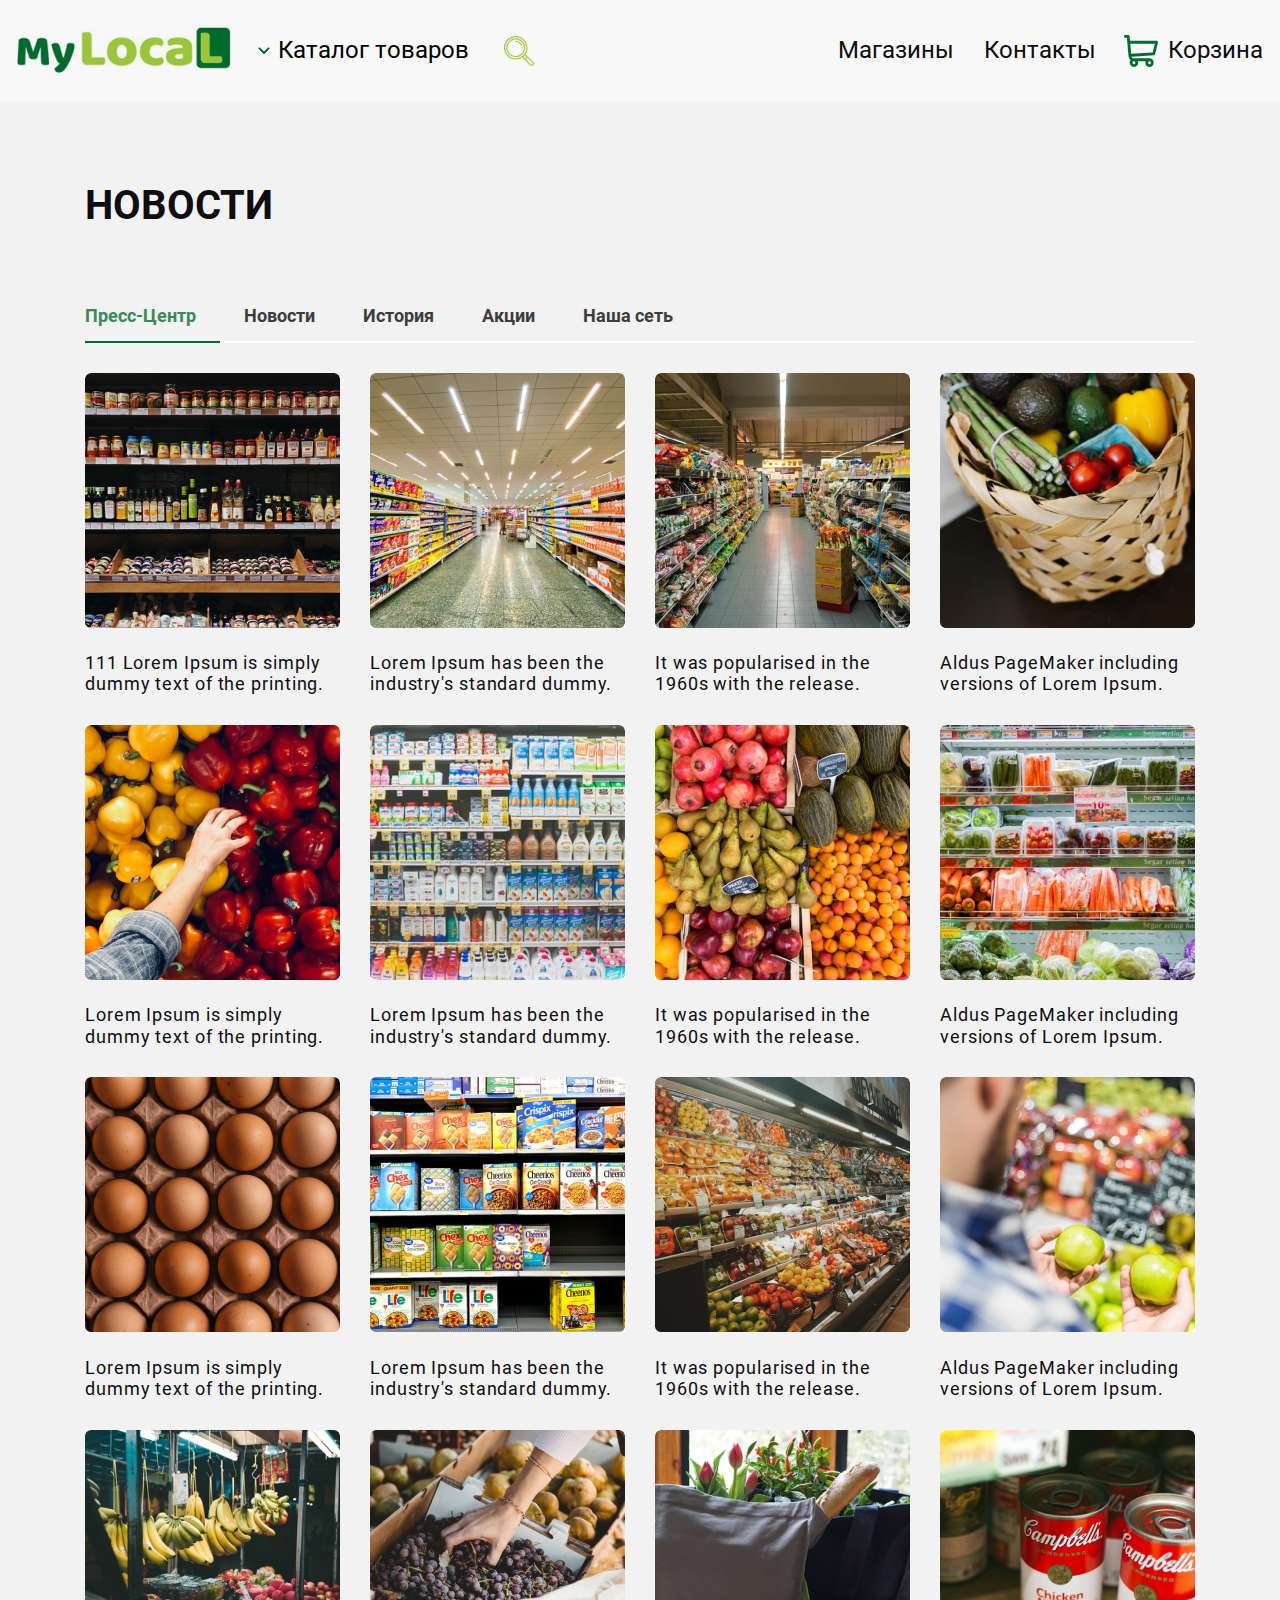
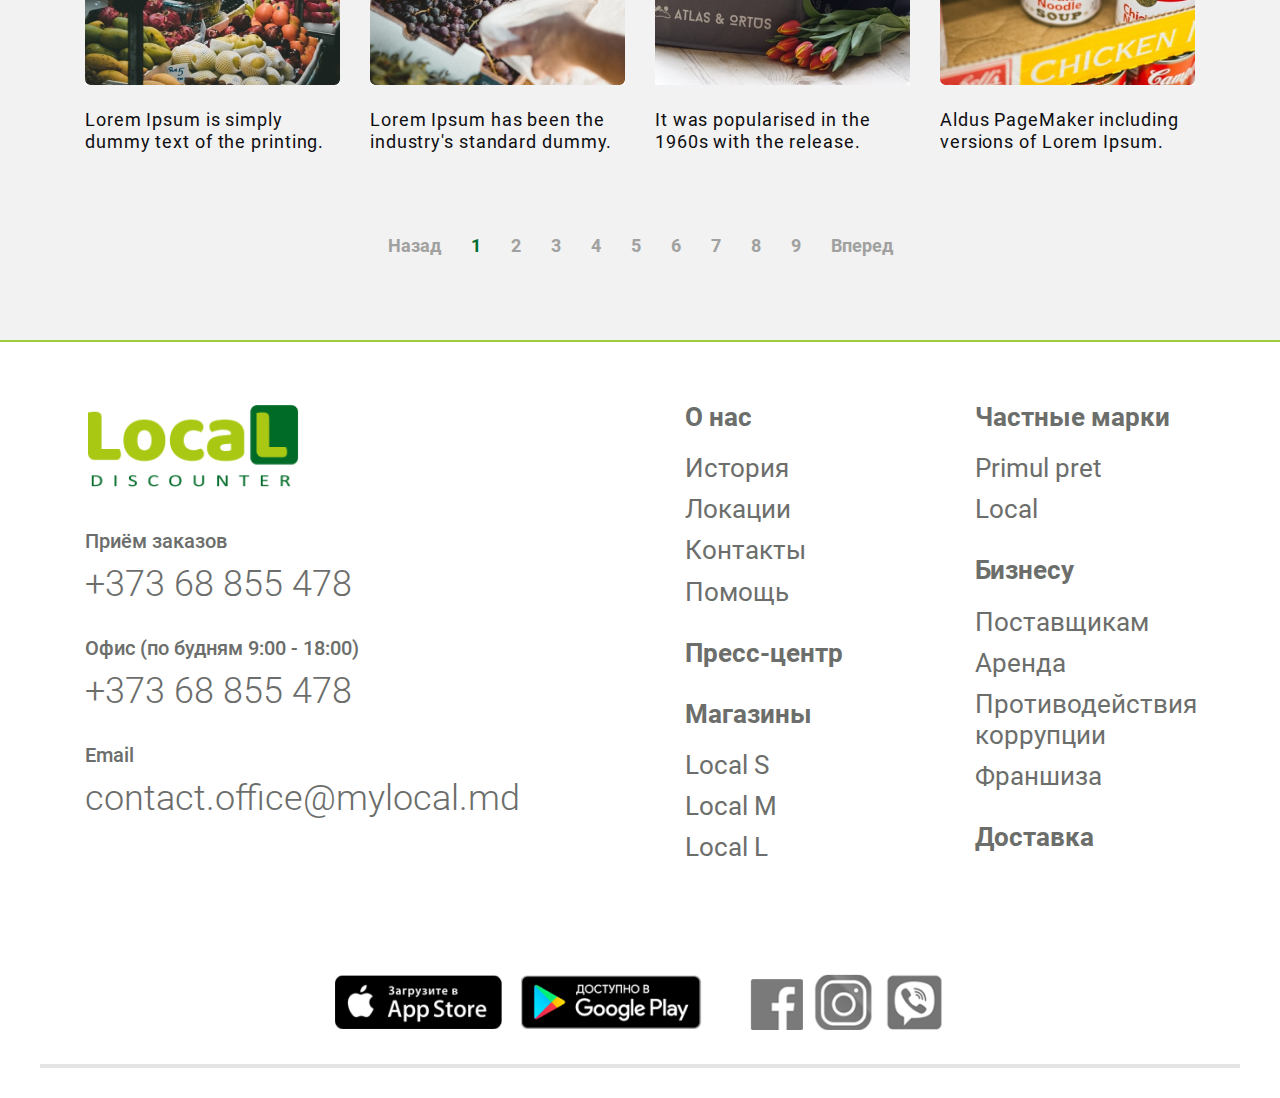
<file: app/news.html>
<!DOCTYPE html>
<html lang="en">

<head>
	<meta charset="UTF-8">

	<title>Local news</title>
	<meta name="description" content="">

	<meta http-equiv="X-UA-Compatible" content="IE=edge">
	<meta name="viewport" content="width=device-width, initial-scale=1, maximum-scale=1">

	<!-- Template Basic Images Start -->
	<meta property="og:image" content="path/to/image.jpg">
	<link rel="icon" href="img/favicon/favicon.ico">
	<link rel="apple-touch-icon" sizes="180x180" href="img/favicon/apple-touch-icon-180x180.png">
	<!-- Template Basic Images End -->

	<!-- Custom Browsers Color Start -->
	<meta name="theme-color" content="#000">
	<!-- Custom Browsers Color End -->

	<!-- <link rel="stylesheet" href="css/bootstrap-grid.min.css"> -->
	<link rel="stylesheet" href="css/normalize.css">
	<link rel="stylesheet" href="css/slick.css">
	<link rel="stylesheet" href="css/ion.rangeSlider.min.css">
	<link rel="stylesheet" href="css/main.min.css">

</head>

<body class="news">

	<header class="header">
		<div class="container container--1850">
			<div class="header__row">

				<div class="header__left">
					<div class="header__nav-btn">
						<div class="nav-btn">
							<span></span>
							<span></span>
							<span></span>
						</div>
					</div>
					<div class="header__logo">
						<a href="#"><img src="img/logo.png" alt="local"></a>
					</div>
					<div class="header__catalog">
						<button class="header__catalog-btn" type="button">Каталог товаров</button>
					</div>
					<form class="header__search-form" action="#">
						<label class="header__search-label">
							<input class="header__search-input" type="text" placeholder="название продукта">
						</label>
						<button class="header__search-submit" type="submit">Поиск</button>
					</form>
					<div class="header__search-btn"></div>
				</div>

				<div class="header__right">
					<a class="header__link header__link-shops" href="#">Магазины</a>
					<a class="header__link header__link-contacts" href="#">Контакты</a>
					<a class="header__link header__cart" href="#">Корзина</a>
				</div>

			</div>
		</div>
	</header>

	<main class="news__wrapper">
		<div class="container">
			<div class="news__title"><h1>Новости</h1></div>
			<ul class="news__sort">
				<li><a href="#" data-num='1' class="active">Пресс-Центр</a></li>
				<li><a href="#" data-num='2'>Новости</a></li>
				<li><a href="#" data-num='3'>История</a></li>
				<li><a href="#" data-num='4'>Акции</a></li>
				<li><a href="#" data-num='5'>Наша сеть</a></li>
			</ul>

			<div class="news__tab-item active" data-num='1'>
				<div class="news__row">
	
					<div class="news__item">
						<div class="news__box">
							<div class="news__box-img">
								<a href="#"><img src="img/news-1.jpg" alt="local"></a>
							</div>
							<div class="news__box-text">
								<a href="#">111 Lorem Ipsum is simply dummy text of the printing.</a>
							</div>
						</div>
					</div>
	
					<div class="news__item">
						<div class="news__box">
							<div class="news__box-img">
								<a href="#"><img src="img/news-2.jpg" alt="local"></a>
							</div>
							<div class="news__box-text">
								<a href="#">Lorem Ipsum has been the industry's standard dummy.</a>
							</div>
						</div>
					</div>
	
					<div class="news__item">
						<div class="news__box">
							<div class="news__box-img">
								<a href="#"><img src="img/news-3.jpg" alt="local"></a>
							</div>
							<div class="news__box-text">
								<a href="#">It was popularised in the 1960s with the release.</a>
							</div>
						</div>
					</div>
	
					<div class="news__item">
						<div class="news__box">
							<div class="news__box-img">
								<a href="#"><img src="img/news-4.jpg" alt="local"></a>
							</div>
							<div class="news__box-text">
								<a href="#">Aldus PageMaker including versions of Lorem Ipsum.</a>
							</div>
						</div>
					</div>
	
					<!-- ---------------------- new row --------------------------------- -->
	
					<div class="news__item">
						<div class="news__box">
							<div class="news__box-img">
								<a href="#"><img src="img/news-5.jpg" alt="local"></a>
							</div>
							<div class="news__box-text">
								<a href="#">Lorem Ipsum is simply dummy text of the printing.</a>
							</div>
						</div>
					</div>
	
					<div class="news__item">
						<div class="news__box">
							<div class="news__box-img">
								<a href="#"><img src="img/news-6.jpg" alt="local"></a>
							</div>
							<div class="news__box-text">
								<a href="#">Lorem Ipsum has been the industry's standard dummy.</a>
							</div>
						</div>
					</div>
	
					<div class="news__item">
						<div class="news__box">
							<div class="news__box-img">
								<a href="#"><img src="img/news-7.jpg" alt="local"></a>
							</div>
							<div class="news__box-text">
								<a href="#">It was popularised in the 1960s with the release.</a>
							</div>
						</div>
					</div>
	
					<div class="news__item">
						<div class="news__box">
							<div class="news__box-img">
								<a href="#"><img src="img/news-8.jpg" alt="local"></a>
							</div>
							<div class="news__box-text">
								<a href="#">Aldus PageMaker including versions of Lorem Ipsum.</a>
							</div>
						</div>
					</div>
	
					<!-- ---------------------- new row --------------------------------- -->
	
					<div class="news__item">
						<div class="news__box">
							<div class="news__box-img">
								<a href="#"><img src="img/news-9.jpg" alt="local"></a>
							</div>
							<div class="news__box-text">
								<a href="#">Lorem Ipsum is simply dummy text of the printing.</a>
							</div>
						</div>
					</div>
	
					<div class="news__item">
						<div class="news__box">
							<div class="news__box-img">
								<a href="#"><img src="img/news-10.jpg" alt="local"></a>
							</div>
							<div class="news__box-text">
								<a href="#">Lorem Ipsum has been the industry's standard dummy.</a>
							</div>
						</div>
					</div>
	
					<div class="news__item">
						<div class="news__box">
							<div class="news__box-img">
								<a href="#"><img src="img/news-11.jpg" alt="local"></a>
							</div>
							<div class="news__box-text">
								<a href="#">It was popularised in the 1960s with the release.</a>
							</div>
						</div>
					</div>
	
					<div class="news__item">
						<div class="news__box">
							<div class="news__box-img">
								<a href="#"><img src="img/news-12.jpg" alt="local"></a>
							</div>
							<div class="news__box-text">
								<a href="#">Aldus PageMaker including versions of Lorem Ipsum.</a>
							</div>
						</div>
					</div>
	
					<!-- ---------------------- new row --------------------------------- -->
	
					<div class="news__item">
						<div class="news__box">
							<div class="news__box-img">
								<a href="#"><img src="img/news-13.jpg" alt="local"></a>
							</div>
							<div class="news__box-text">
								<a href="#">Lorem Ipsum is simply dummy text of the printing.</a>
							</div>
						</div>
					</div>
	
					<div class="news__item">
						<div class="news__box">
							<div class="news__box-img">
								<a href="#"><img src="img/news-14.jpg" alt="local"></a>
							</div>
							<div class="news__box-text">
								<a href="#">Lorem Ipsum has been the industry's standard dummy.</a>
							</div>
						</div>
					</div>
	
					<div class="news__item">
						<div class="news__box">
							<div class="news__box-img">
								<a href="#"><img src="img/news-15.jpg" alt="local"></a>
							</div>
							<div class="news__box-text">
								<a href="#">It was popularised in the 1960s with the release.</a>
							</div>
						</div>
					</div>
	
					<div class="news__item">
						<div class="news__box">
							<div class="news__box-img">
								<a href="#"><img src="img/news-16.jpg" alt="local"></a>
							</div>
							<div class="news__box-text">
								<a href="#">Aldus PageMaker including versions of Lorem Ipsum.</a>
							</div>
						</div>
					</div>
	
				</div>
				<div class="category__pagination">
					<a href="#">Назад</a>
					<a class="active">1</a>
					<a href="#">2</a>
					<a href="#">3</a>
					<a href="#">4</a>
					<a href="#">5</a>
					<a href="#">6</a>
					<a href="#">7</a>
					<a href="#">8</a>
					<a href="#">9</a>
					<a href="#">Вперед</a>
				</div>
			</div>

			<div class="news__tab-item" data-num='2'>
				<div class="news__row">
	
					<div class="news__item">
						<div class="news__box">
							<div class="news__box-img">
								<a href="#"><img src="img/news-1.jpg" alt="local"></a>
							</div>
							<div class="news__box-text">
								<a href="#">Lorem Ipsum is simply dummy text of the printing.</a>
							</div>
						</div>
					</div>
	
					<div class="news__item">
						<div class="news__box">
							<div class="news__box-img">
								<a href="#"><img src="img/news-2.jpg" alt="local"></a>
							</div>
							<div class="news__box-text">
								<a href="#">Lorem Ipsum has been the industry's standard dummy.</a>
							</div>
						</div>
					</div>
	
					<div class="news__item">
						<div class="news__box">
							<div class="news__box-img">
								<a href="#"><img src="img/news-3.jpg" alt="local"></a>
							</div>
							<div class="news__box-text">
								<a href="#">It was popularised in the 1960s with the release.</a>
							</div>
						</div>
					</div>
	
					<div class="news__item">
						<div class="news__box">
							<div class="news__box-img">
								<a href="#"><img src="img/news-4.jpg" alt="local"></a>
							</div>
							<div class="news__box-text">
								<a href="#">Aldus PageMaker including versions of Lorem Ipsum.</a>
							</div>
						</div>
					</div>
	
					<!-- ---------------------- new row --------------------------------- -->
	
				</div>
				<div class="category__pagination">
					<a href="#">Назад</a>
					<a class="active">1</a>
					<a href="#">2</a>
					<a href="#">3</a>
					<a href="#">4</a>
					<a href="#">Вперед</a>
				</div>
			</div>

			<div class="news__tab-item" data-num='3'>
				<div class="news__row">
	
					<div class="news__item">
						<div class="news__box">
							<div class="news__box-img">
								<a href="#"><img src="img/news-1.jpg" alt="local"></a>
							</div>
							<div class="news__box-text">
								<a href="#">Lorem Ipsum is simply dummy text of the printing.</a>
							</div>
						</div>
					</div>
	
					<div class="news__item">
						<div class="news__box">
							<div class="news__box-img">
								<a href="#"><img src="img/news-2.jpg" alt="local"></a>
							</div>
							<div class="news__box-text">
								<a href="#">Lorem Ipsum has been the industry's standard dummy.</a>
							</div>
						</div>
					</div>
	
					<div class="news__item">
						<div class="news__box">
							<div class="news__box-img">
								<a href="#"><img src="img/news-3.jpg" alt="local"></a>
							</div>
							<div class="news__box-text">
								<a href="#">It was popularised in the 1960s with the release.</a>
							</div>
						</div>
					</div>
	
					<div class="news__item">
						<div class="news__box">
							<div class="news__box-img">
								<a href="#"><img src="img/news-4.jpg" alt="local"></a>
							</div>
							<div class="news__box-text">
								<a href="#">Aldus PageMaker including versions of Lorem Ipsum.</a>
							</div>
						</div>
					</div>
	
					<!-- ---------------------- new row --------------------------------- -->

					<div class="news__item">
						<div class="news__box">
							<div class="news__box-img">
								<a href="#"><img src="img/news-3.jpg" alt="local"></a>
							</div>
							<div class="news__box-text">
								<a href="#">It was popularised in the 1960s with the release.</a>
							</div>
						</div>
					</div>
	
				</div>
				<div class="category__pagination">
					<a href="#">Назад</a>
					<a class="active">1</a>
					<a href="#">2</a>
					<a href="#">3</a>
					<a href="#">4</a>
					<a href="#">Вперед</a>
				</div>
			</div>

			<div class="news__tab-item" data-num='4'>
				<div class="news__row">
	
					<div class="news__item">
						<div class="news__box">
							<div class="news__box-img">
								<a href="#"><img src="img/news-1.jpg" alt="local"></a>
							</div>
							<div class="news__box-text">
								<a href="#">Lorem Ipsum is simply dummy text of the printing.</a>
							</div>
						</div>
					</div>
	
					<div class="news__item">
						<div class="news__box">
							<div class="news__box-img">
								<a href="#"><img src="img/news-2.jpg" alt="local"></a>
							</div>
							<div class="news__box-text">
								<a href="#">Lorem Ipsum has been the industry's standard dummy.</a>
							</div>
						</div>
					</div>
	
					<div class="news__item">
						<div class="news__box">
							<div class="news__box-img">
								<a href="#"><img src="img/news-3.jpg" alt="local"></a>
							</div>
							<div class="news__box-text">
								<a href="#">It was popularised in the 1960s with the release.</a>
							</div>
						</div>
					</div>
	
					<div class="news__item">
						<div class="news__box">
							<div class="news__box-img">
								<a href="#"><img src="img/news-4.jpg" alt="local"></a>
							</div>
							<div class="news__box-text">
								<a href="#">Aldus PageMaker including versions of Lorem Ipsum.</a>
							</div>
						</div>
					</div>
	
					<!-- ---------------------- new row --------------------------------- -->

					<div class="news__item">
						<div class="news__box">
							<div class="news__box-img">
								<a href="#"><img src="img/news-3.jpg" alt="local"></a>
							</div>
							<div class="news__box-text">
								<a href="#">It was popularised in the 1960s with the release.</a>
							</div>
						</div>
					</div>

					<div class="news__item">
						<div class="news__box">
							<div class="news__box-img">
								<a href="#"><img src="img/news-2.jpg" alt="local"></a>
							</div>
							<div class="news__box-text">
								<a href="#">Lorem Ipsum has been the industry's standard dummy.</a>
							</div>
						</div>
					</div>
	
				</div>
				<div class="category__pagination">
					<a href="#">Назад</a>
					<a class="active">1</a>
					<a href="#">2</a>
					<a href="#">3</a>
					<a href="#">4</a>
					<a href="#">Вперед</a>
				</div>
			</div>

			<div class="news__tab-item" data-num='5'>
				<div class="news__row">
	
					<div class="news__item">
						<div class="news__box">
							<div class="news__box-img">
								<a href="#"><img src="img/news-1.jpg" alt="local"></a>
							</div>
							<div class="news__box-text">
								<a href="#">Lorem Ipsum is simply dummy text of the printing.</a>
							</div>
						</div>
					</div>
	
					<div class="news__item">
						<div class="news__box">
							<div class="news__box-img">
								<a href="#"><img src="img/news-2.jpg" alt="local"></a>
							</div>
							<div class="news__box-text">
								<a href="#">Lorem Ipsum has been the industry's standard dummy.</a>
							</div>
						</div>
					</div>
	
					<div class="news__item">
						<div class="news__box">
							<div class="news__box-img">
								<a href="#"><img src="img/news-3.jpg" alt="local"></a>
							</div>
							<div class="news__box-text">
								<a href="#">It was popularised in the 1960s with the release.</a>
							</div>
						</div>
					</div>
	
					<div class="news__item">
						<div class="news__box">
							<div class="news__box-img">
								<a href="#"><img src="img/news-4.jpg" alt="local"></a>
							</div>
							<div class="news__box-text">
								<a href="#">Aldus PageMaker including versions of Lorem Ipsum.</a>
							</div>
						</div>
					</div>
	
					<!-- ---------------------- new row --------------------------------- -->

					<div class="news__item">
						<div class="news__box">
							<div class="news__box-img">
								<a href="#"><img src="img/news-3.jpg" alt="local"></a>
							</div>
							<div class="news__box-text">
								<a href="#">It was popularised in the 1960s with the release.</a>
							</div>
						</div>
					</div>

					<div class="news__item">
						<div class="news__box">
							<div class="news__box-img">
								<a href="#"><img src="img/news-2.jpg" alt="local"></a>
							</div>
							<div class="news__box-text">
								<a href="#">Lorem Ipsum has been the industry's standard dummy.</a>
							</div>
						</div>
					</div>

					<div class="news__item">
						<div class="news__box">
							<div class="news__box-img">
								<a href="#"><img src="img/news-2.jpg" alt="local"></a>
							</div>
							<div class="news__box-text">
								<a href="#">Lorem Ipsum has been the industry's standard dummy.</a>
							</div>
						</div>
					</div>
	
					<div class="news__item">
						<div class="news__box">
							<div class="news__box-img">
								<a href="#"><img src="img/news-3.jpg" alt="local"></a>
							</div>
							<div class="news__box-text">
								<a href="#">It was popularised in the 1960s with the release.</a>
							</div>
						</div>
					</div>
	
				</div>
				<div class="category__pagination">
					<a href="#">Назад</a>
					<a class="active">1</a>
					<a href="#">2</a>
					<a href="#">3</a>
					<a href="#">4</a>
					<a href="#">Вперед</a>
				</div>
			</div>

			

		</div>
	</main>

	<footer class="footer">
		<div class="container">
			<div class="footer__row">
				<div class="footer__left">

					<div class="footer__logo">
						<a href="#">
							<img src="img/logo-footer.png" alt="local">
						</a>
					</div>

					<div class="footer__subtitle">Приём заказов</div>
					<div class="footer__contact">
						<a href="tel:+373 68 855 478">+373 68 855 478</a>
					</div>

					<div class="footer__subtitle">Офис (по будням 9:00 - 18:00)</div>
					<div class="footer__contact">
						<a href="tel:+373 68 855 478">+373 68 855 478</a>
					</div>

					<div class="footer__subtitle">Email</div>
					<div class="footer__contact mail">
						<a href="mailto:contact.office@mylocal.md">contact.office@mylocal.md</a>
					</div>

				</div>
				<div class="footer__right">

					<div class="footer__col">

						<div class="footer__item">
							<div class="footer__item-title sublist"><a>О нас</a></div>
							<ul class="footer__item-list">
								<li><a href="#">История</a></li>
								<li><a href="#">Локации</a></li>
								<li><a href="#">Контакты</a></li>
								<li><a href="#">Помощь</a></li>
							</ul>
						</div>

						<div class="footer__item">
							<div class="footer__item-title"><a href="#">Пресс-центр</a></div>
						</div>

						<div class="footer__item">
							<div class="footer__item-title sublist"><a>Магазины</a></div>
							<ul class="footer__item-list">
								<li><a href="#">Local S</a></li>
								<li><a href="#">Local M</a></li>
								<li><a href="#">Local L</a></li>
							</ul>
						</div>

					</div>
					<div class="footer__col">

						<div class="footer__item">
							<div class="footer__item-title sublist"><a>Частные марки</a></div>
							<ul class="footer__item-list">
								<li><a href="#">Primul pret</a></li>
								<li><a href="#">Local</a></li>
							</ul>
						</div>

						<div class="footer__item">
							<div class="footer__item-title sublist"><a>Бизнесу</a></div>
							<ul class="footer__item-list">
								<li><a href="#">Поставщикам</a></li>
								<li><a href="#">Аренда</a></li>
								<li><a href="#">Противодействия
										коррупции</a></li>
								<li><a href="#">Франшиза</a></li>
							</ul>
						</div>

						<div class="footer__item">
							<div class="footer__item-title"><a href="#">Доставка</a></div>
						</div>

					</div>
				</div>
			</div>
			<div class="footer__bottom">
				<div class="footer__bottom-wrap">
					<div class="footer__download">
						<a href="#"><img src="img/app-store.png" alt="app-store"></a>
						<a href="#"><img src="img/google-play.png" alt="google-play"></a>
					</div>
					<div class="footer__social">
						<a href="#"><img src="img/facebook.png" alt="facebook"></a>
						<a href="#"><img src="img/instagram.png" alt="instagram"></a>
						<a href="#"><img src="img/viber.png" alt="viber"></a>
					</div>
				</div>
			</div>
		</div>
	</footer>


	<script src="js/jquery-3.4.1.min.js"></script>
	<script src="js/slick.min.js"></script>
	<script src="js/ion.rangeSlider.min.js"></script>
	<script src="js/common.js"></script>

</body>

</html>
</file>
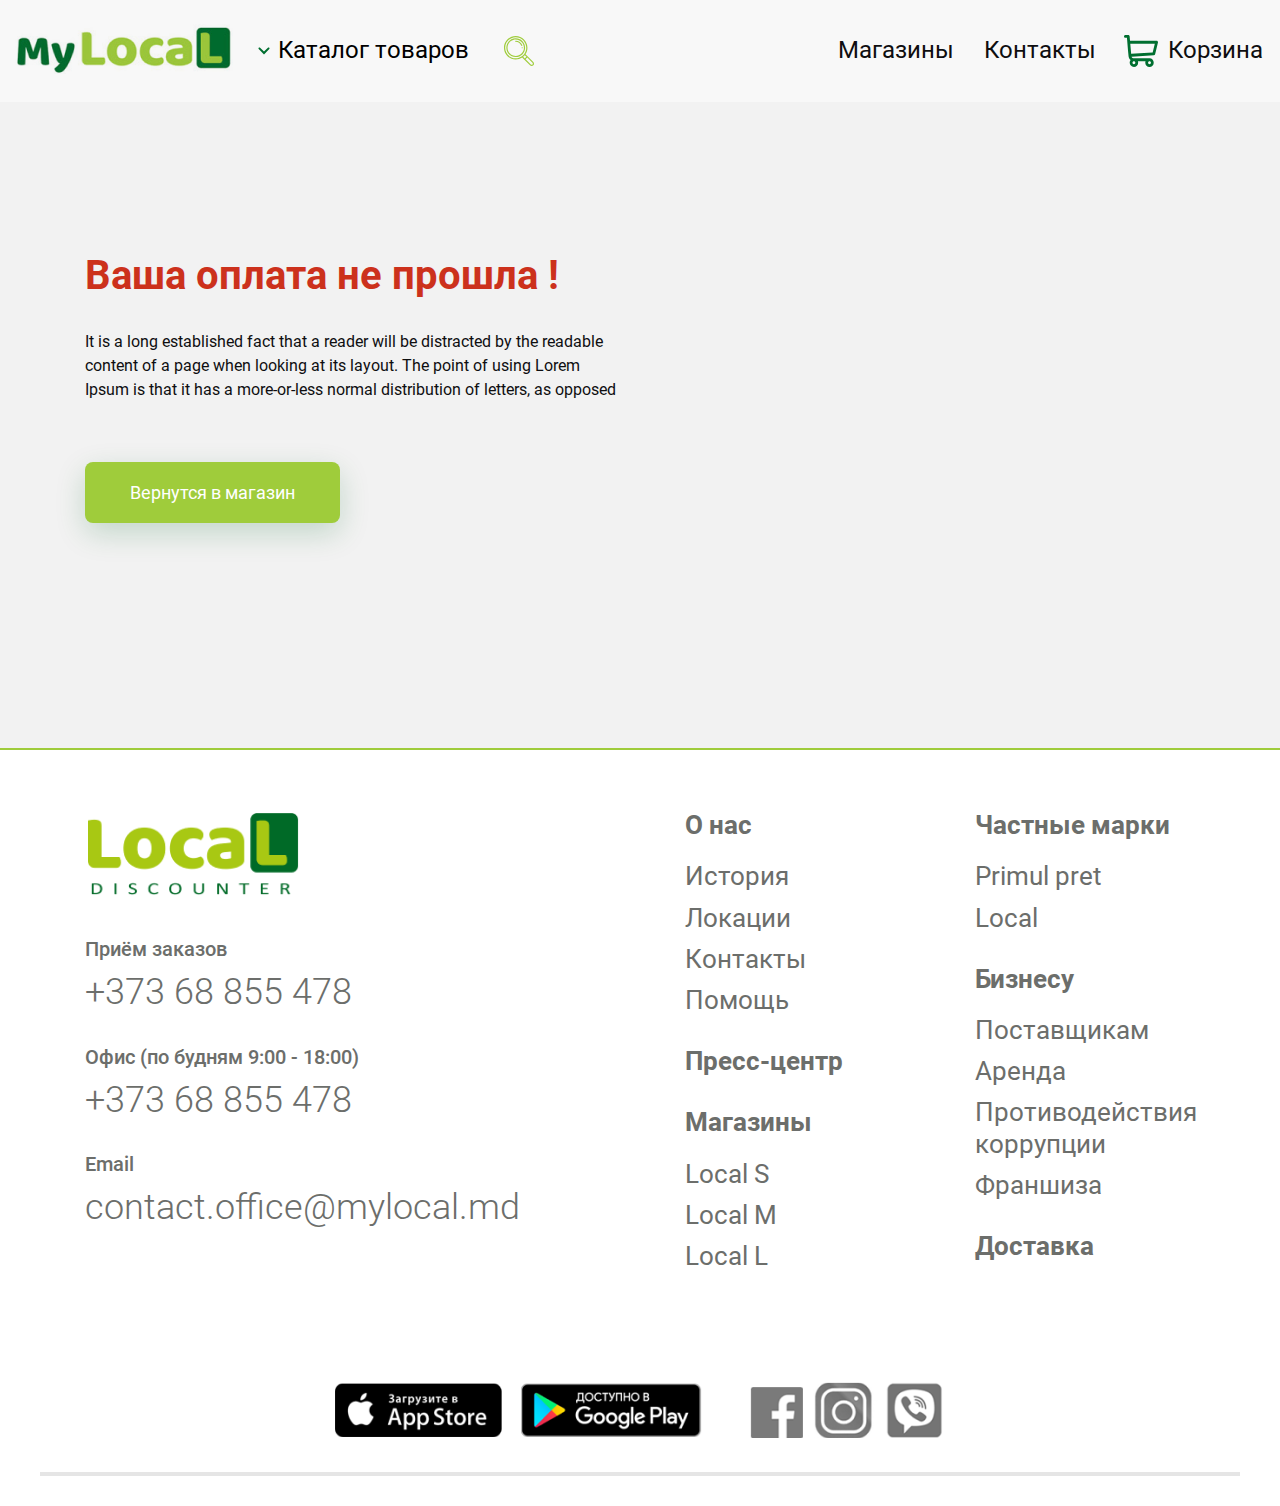
<file: app/payment-2.html>
<!DOCTYPE html>
<html lang="en">

<head>
	<meta charset="UTF-8">

	<title>Local payment</title>
	<meta name="description" content="">

	<meta http-equiv="X-UA-Compatible" content="IE=edge">
	<meta name="viewport" content="width=device-width, initial-scale=1, maximum-scale=1">

	<!-- Template Basic Images Start -->
	<meta property="og:image" content="path/to/image.jpg">
	<link rel="icon" href="img/favicon/favicon.ico">
	<link rel="apple-touch-icon" sizes="180x180" href="img/favicon/apple-touch-icon-180x180.png">
	<!-- Template Basic Images End -->

	<!-- Custom Browsers Color Start -->
	<meta name="theme-color" content="#000">
	<!-- Custom Browsers Color End -->

	<!-- <link rel="stylesheet" href="css/bootstrap-grid.min.css"> -->
	<link rel="stylesheet" href="css/normalize.css">
	<link rel="stylesheet" href="css/slick.css">
	<link rel="stylesheet" href="css/main.min.css">

</head>

<body class="payment">

	<header class="header">
		<div class="container container--1850">
			<div class="header__row">

				<div class="header__left">
					<div class="header__nav-btn">
						<div class="nav-btn">
							<span></span>
							<span></span>
							<span></span>
						</div>
					</div>
					<div class="header__logo">
						<a href="#"><img src="img/logo.png" alt="local"></a>
					</div>
					<div class="header__catalog">
						<button class="header__catalog-btn" type="button">Каталог товаров</button>
					</div>
					<form class="header__search-form" action="#">
						<label class="header__search-label">
							<input class="header__search-input" type="text" placeholder="название продукта">
						</label>
						<button class="header__search-submit" type="submit">Поиск</button>
					</form>
					<div class="header__search-btn"></div>
				</div>

				<div class="header__right">
					<a class="header__link header__link-shops" href="#">Магазины</a>
					<a class="header__link header__link-contacts" href="#">Контакты</a>
					<a class="header__link header__cart" href="#">Корзина</a>
				</div>

			</div>
		</div>
	</header>

	<main class="main">
		<section class="payment__top">
			<div class="container">
				<div class="payment__wrap">
					<div class="payment__title fail">Ваша оплата не прошла !</div>
					<div class="payment__text">It is a long established fact that a reader will be distracted by the readable content of a page when looking at its layout. The point of using Lorem Ipsum is that it has a more-or-less normal distribution of letters, as opposed</div>
					<div class="payment__btn">
						<a href="#" class="button">Вернутся в магазин</a>
					</div>
				</div>
			</div>
		</section>
	</main>

	<footer class="footer">
		<div class="container">
			<div class="footer__row">
				<div class="footer__left">

					<div class="footer__logo">
						<a href="#">
							<img src="img/logo-footer.png" alt="local">
						</a>
					</div>

					<div class="footer__subtitle">Приём заказов</div>
					<div class="footer__contact">
						<a href="tel:+373 68 855 478">+373 68 855 478</a>
					</div>

					<div class="footer__subtitle">Офис (по будням 9:00 - 18:00)</div>
					<div class="footer__contact">
						<a href="tel:+373 68 855 478">+373 68 855 478</a>
					</div>

					<div class="footer__subtitle">Email</div>
					<div class="footer__contact mail">
						<a href="mailto:contact.office@mylocal.md">contact.office@mylocal.md</a>
					</div>

				</div>
				<div class="footer__right">

					<div class="footer__col">

						<div class="footer__item">
							<div class="footer__item-title sublist"><a>О нас</a></div>
							<ul class="footer__item-list">
								<li><a href="#">История</a></li>
								<li><a href="#">Локации</a></li>
								<li><a href="#">Контакты</a></li>
								<li><a href="#">Помощь</a></li>
							</ul>
						</div>

						<div class="footer__item">
							<div class="footer__item-title"><a href="#">Пресс-центр</a></div>
						</div>

						<div class="footer__item">
							<div class="footer__item-title sublist"><a>Магазины</a></div>
							<ul class="footer__item-list">
								<li><a href="#">Local S</a></li>
								<li><a href="#">Local M</a></li>
								<li><a href="#">Local L</a></li>
							</ul>
						</div>

					</div>
					<div class="footer__col">

						<div class="footer__item">
							<div class="footer__item-title sublist"><a>Частные марки</a></div>
							<ul class="footer__item-list">
								<li><a href="#">Primul pret</a></li>
								<li><a href="#">Local</a></li>
							</ul>
						</div>

						<div class="footer__item">
							<div class="footer__item-title sublist"><a>Бизнесу</a></div>
							<ul class="footer__item-list">
								<li><a href="#">Поставщикам</a></li>
								<li><a href="#">Аренда</a></li>
								<li><a href="#">Противодействия
										коррупции</a></li>
								<li><a href="#">Франшиза</a></li>
							</ul>
						</div>

						<div class="footer__item">
							<div class="footer__item-title"><a href="#">Доставка</a></div>
						</div>

					</div>
				</div>
			</div>
			<div class="footer__bottom">
				<div class="footer__bottom-wrap">
					<div class="footer__download">
						<a href="#"><img src="img/app-store.png" alt="app-store"></a>
						<a href="#"><img src="img/google-play.png" alt="google-play"></a>
					</div>
					<div class="footer__social">
						<a href="#"><img src="img/facebook.png" alt="facebook"></a>
						<a href="#"><img src="img/instagram.png" alt="instagram"></a>
						<a href="#"><img src="img/viber.png" alt="viber"></a>
					</div>
				</div>
			</div>
		</div>
	</footer>


	<script src="js/jquery-3.4.1.min.js"></script>
	<script src="js/slick.min.js"></script>
	<script src="js/common.js"></script>

</body>

</html>
</file>
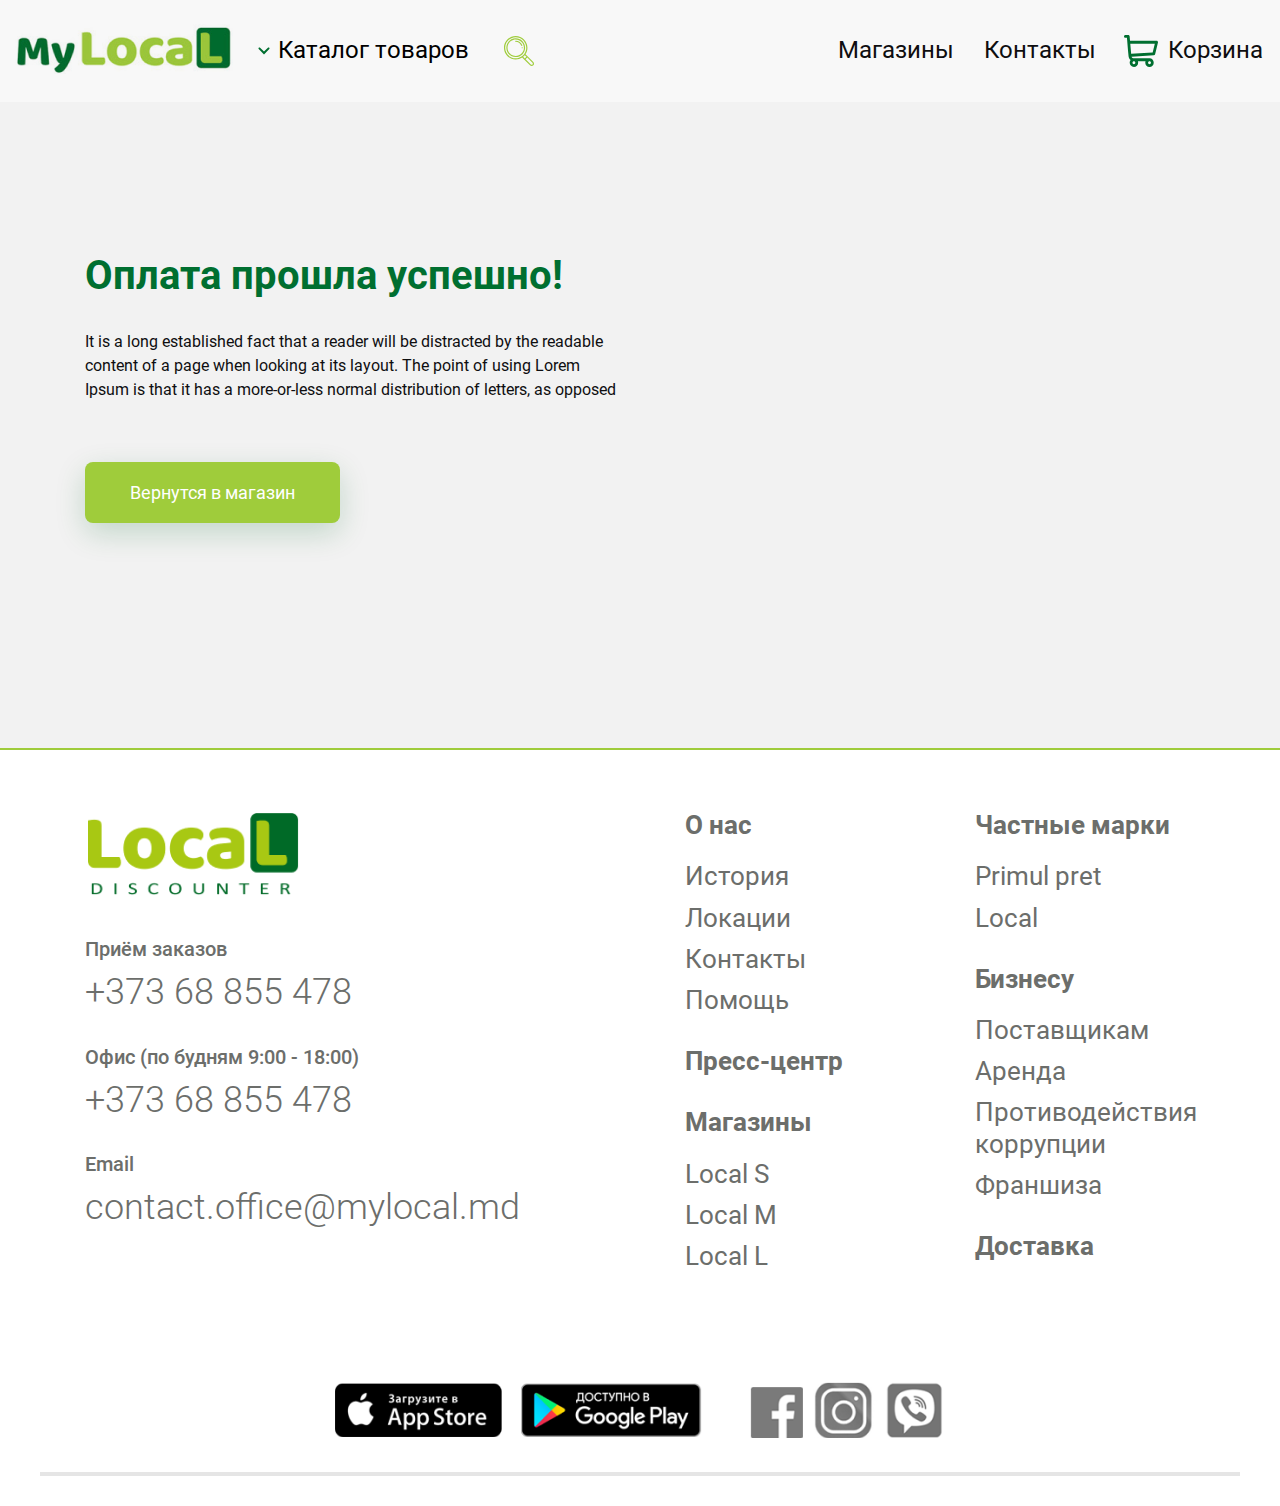
<file: app/payment.html>
<!DOCTYPE html>
<html lang="en">

<head>
	<meta charset="UTF-8">

	<title>Local payment</title>
	<meta name="description" content="">

	<meta http-equiv="X-UA-Compatible" content="IE=edge">
	<meta name="viewport" content="width=device-width, initial-scale=1, maximum-scale=1">

	<!-- Template Basic Images Start -->
	<meta property="og:image" content="path/to/image.jpg">
	<link rel="icon" href="img/favicon/favicon.ico">
	<link rel="apple-touch-icon" sizes="180x180" href="img/favicon/apple-touch-icon-180x180.png">
	<!-- Template Basic Images End -->

	<!-- Custom Browsers Color Start -->
	<meta name="theme-color" content="#000">
	<!-- Custom Browsers Color End -->

	<!-- <link rel="stylesheet" href="css/bootstrap-grid.min.css"> -->
	<link rel="stylesheet" href="css/normalize.css">
	<link rel="stylesheet" href="css/slick.css">
	<link rel="stylesheet" href="css/main.min.css">

</head>

<body class="payment">

	<header class="header">
		<div class="container container--1850">
			<div class="header__row">

				<div class="header__left">
					<div class="header__nav-btn">
						<div class="nav-btn">
							<span></span>
							<span></span>
							<span></span>
						</div>
					</div>
					<div class="header__logo">
						<a href="#"><img src="img/logo.png" alt="local"></a>
					</div>
					<div class="header__catalog">
						<button class="header__catalog-btn" type="button">Каталог товаров</button>
					</div>
					<form class="header__search-form" action="#">
						<label class="header__search-label">
							<input class="header__search-input" type="text" placeholder="название продукта">
						</label>
						<button class="header__search-submit" type="submit">Поиск</button>
					</form>
					<div class="header__search-btn"></div>
				</div>

				<div class="header__right">
					<a class="header__link header__link-shops" href="#">Магазины</a>
					<a class="header__link header__link-contacts" href="#">Контакты</a>
					<a class="header__link header__cart" href="#">Корзина</a>
				</div>

			</div>
		</div>
	</header>

	<main class="main">
		<section class="payment__top">
			<div class="container">
				<div class="payment__wrap">
					<div class="payment__title success">Оплата прошла успешно!</div>
					<div class="payment__text">It is a long established fact that a reader will be distracted by the readable content of a page when looking at its layout. The point of using Lorem Ipsum is that it has a more-or-less normal distribution of letters, as opposed</div>
					<div class="payment__btn">
						<a href="#" class="button">Вернутся в магазин</a>
					</div>
				</div>
			</div>
		</section>
	</main>

	<footer class="footer">
		<div class="container">
			<div class="footer__row">
				<div class="footer__left">

					<div class="footer__logo">
						<a href="#">
							<img src="img/logo-footer.png" alt="local">
						</a>
					</div>

					<div class="footer__subtitle">Приём заказов</div>
					<div class="footer__contact">
						<a href="tel:+373 68 855 478">+373 68 855 478</a>
					</div>

					<div class="footer__subtitle">Офис (по будням 9:00 - 18:00)</div>
					<div class="footer__contact">
						<a href="tel:+373 68 855 478">+373 68 855 478</a>
					</div>

					<div class="footer__subtitle">Email</div>
					<div class="footer__contact mail">
						<a href="mailto:contact.office@mylocal.md">contact.office@mylocal.md</a>
					</div>

				</div>
				<div class="footer__right">

					<div class="footer__col">

						<div class="footer__item">
							<div class="footer__item-title sublist"><a>О нас</a></div>
							<ul class="footer__item-list">
								<li><a href="#">История</a></li>
								<li><a href="#">Локации</a></li>
								<li><a href="#">Контакты</a></li>
								<li><a href="#">Помощь</a></li>
							</ul>
						</div>

						<div class="footer__item">
							<div class="footer__item-title"><a href="#">Пресс-центр</a></div>
						</div>

						<div class="footer__item">
							<div class="footer__item-title sublist"><a>Магазины</a></div>
							<ul class="footer__item-list">
								<li><a href="#">Local S</a></li>
								<li><a href="#">Local M</a></li>
								<li><a href="#">Local L</a></li>
							</ul>
						</div>

					</div>
					<div class="footer__col">

						<div class="footer__item">
							<div class="footer__item-title sublist"><a>Частные марки</a></div>
							<ul class="footer__item-list">
								<li><a href="#">Primul pret</a></li>
								<li><a href="#">Local</a></li>
							</ul>
						</div>

						<div class="footer__item">
							<div class="footer__item-title sublist"><a>Бизнесу</a></div>
							<ul class="footer__item-list">
								<li><a href="#">Поставщикам</a></li>
								<li><a href="#">Аренда</a></li>
								<li><a href="#">Противодействия
										коррупции</a></li>
								<li><a href="#">Франшиза</a></li>
							</ul>
						</div>

						<div class="footer__item">
							<div class="footer__item-title"><a href="#">Доставка</a></div>
						</div>

					</div>
				</div>
			</div>
			<div class="footer__bottom">
				<div class="footer__bottom-wrap">
					<div class="footer__download">
						<a href="#"><img src="img/app-store.png" alt="app-store"></a>
						<a href="#"><img src="img/google-play.png" alt="google-play"></a>
					</div>
					<div class="footer__social">
						<a href="#"><img src="img/facebook.png" alt="facebook"></a>
						<a href="#"><img src="img/instagram.png" alt="instagram"></a>
						<a href="#"><img src="img/viber.png" alt="viber"></a>
					</div>
				</div>
			</div>
		</div>
	</footer>


	<script src="js/jquery-3.4.1.min.js"></script>
	<script src="js/slick.min.js"></script>
	<script src="js/common.js"></script>

</body>

</html>
</file>
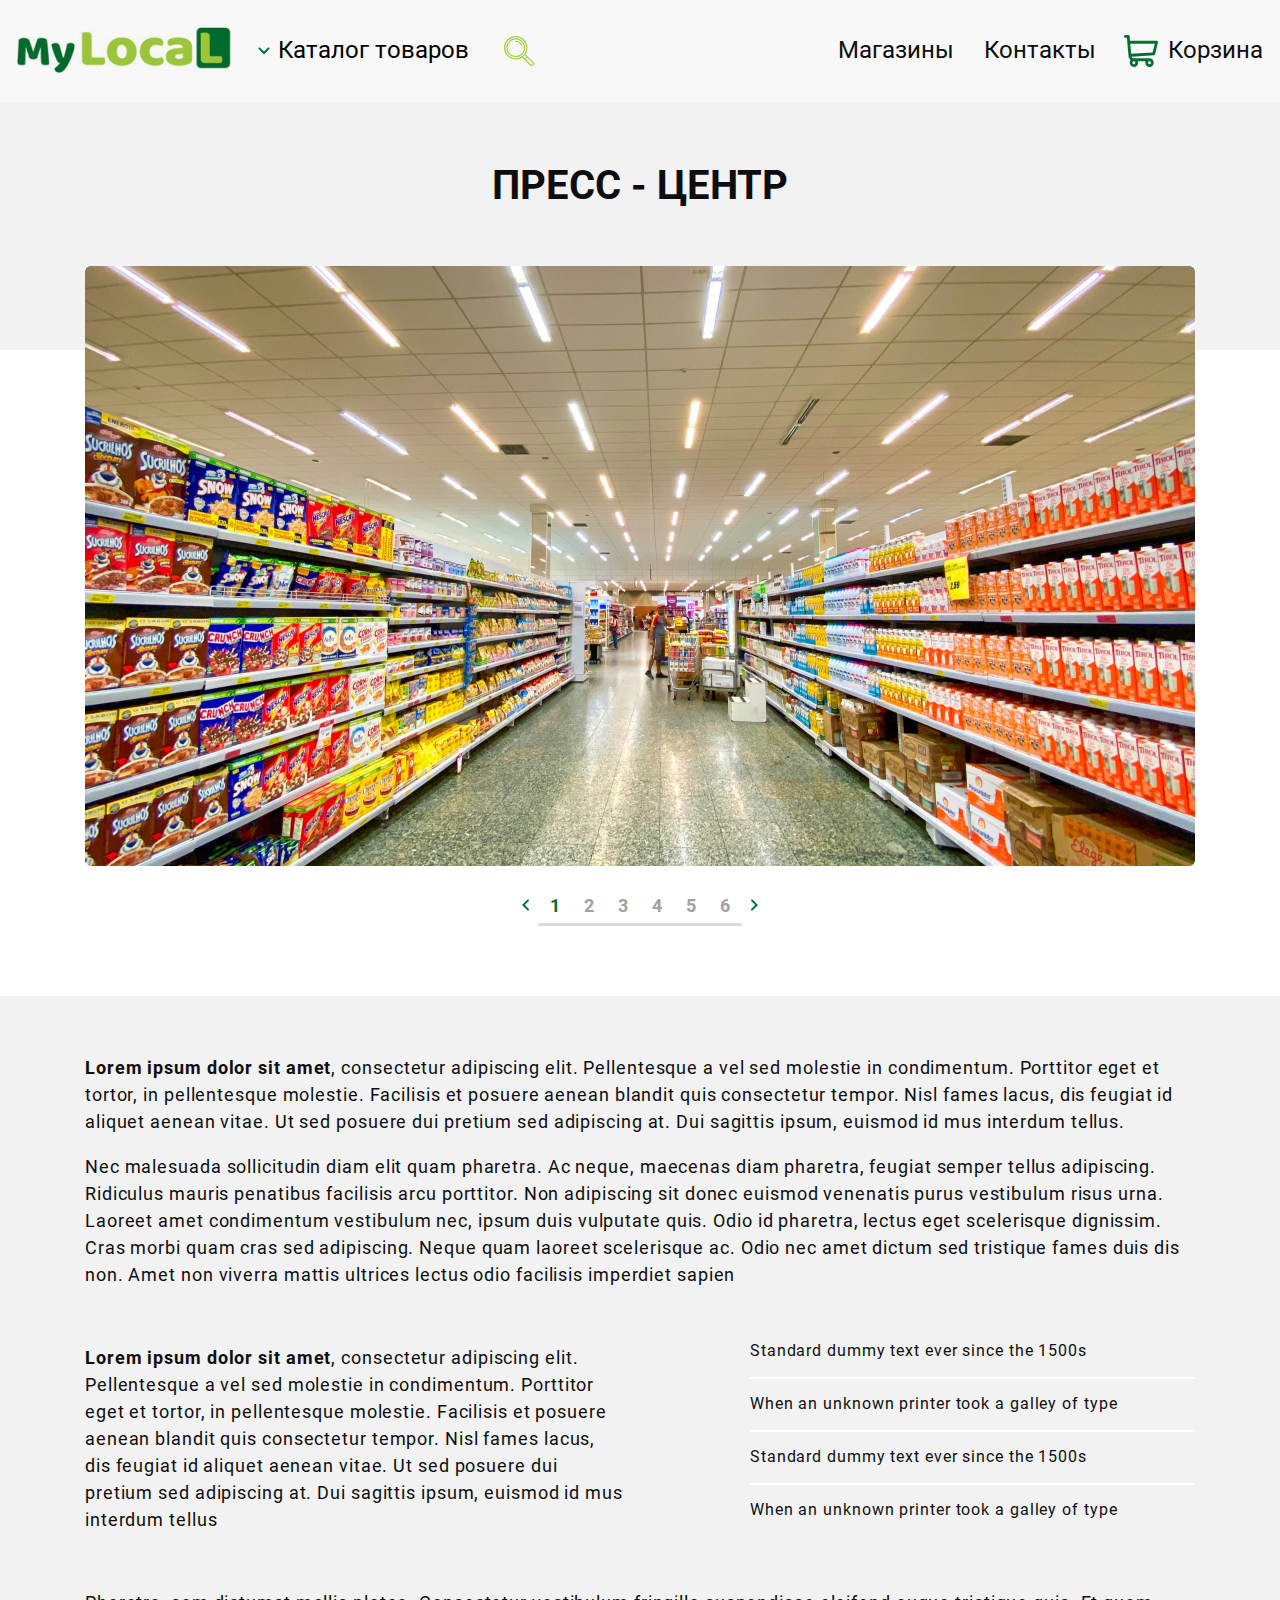
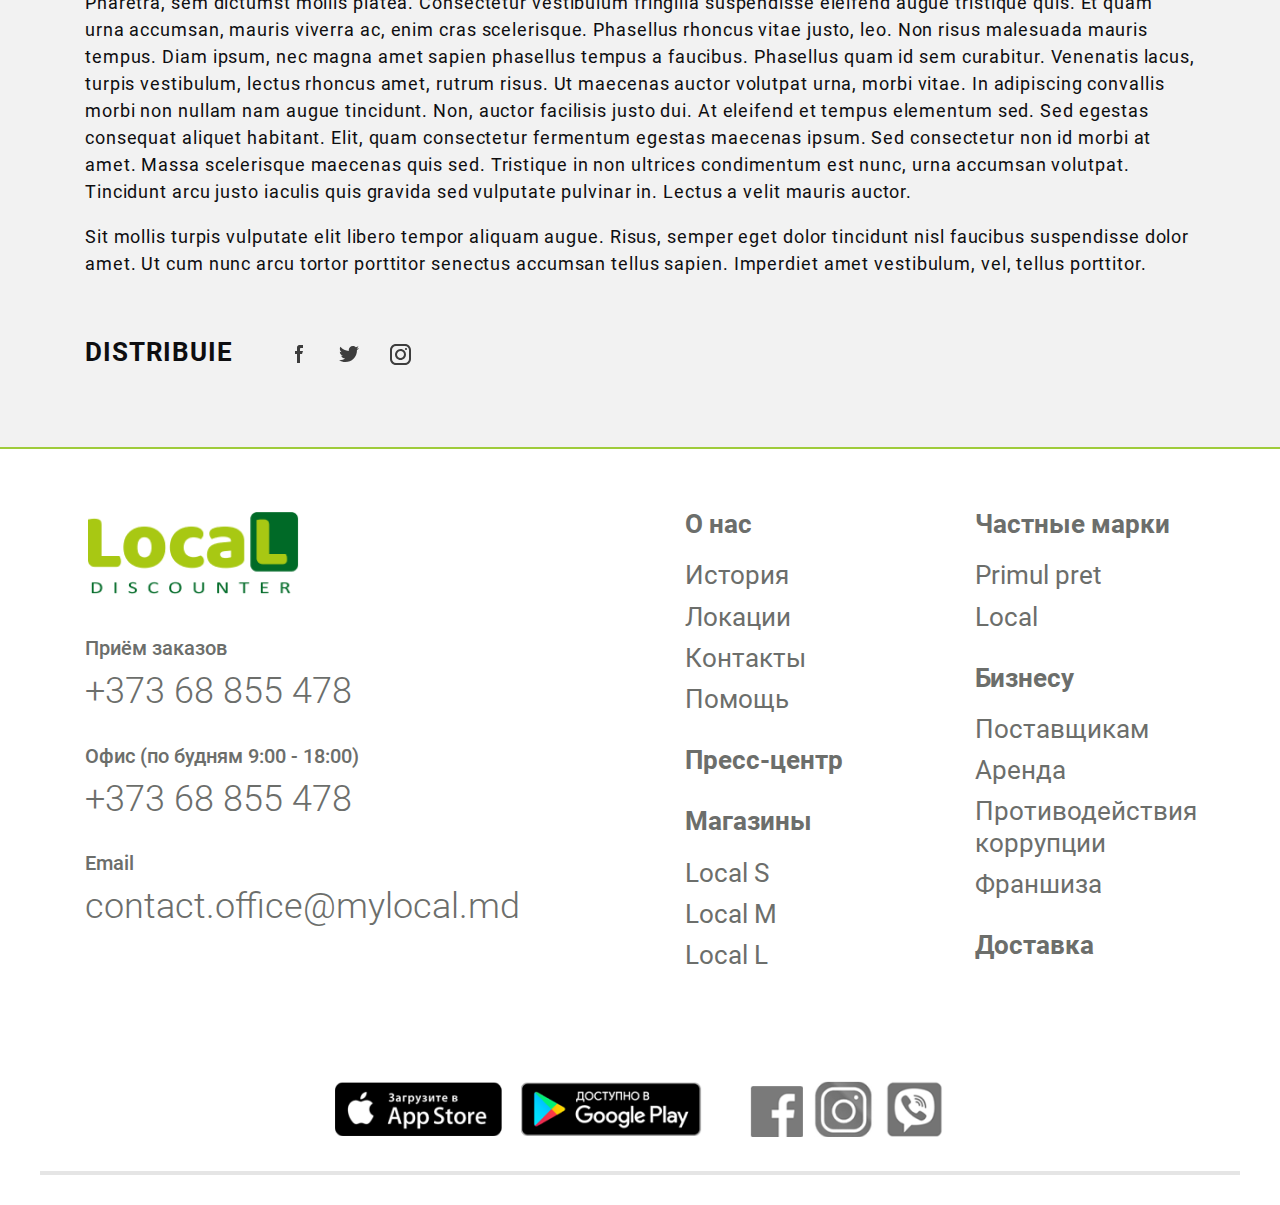
<file: app/press-1.html>
<!DOCTYPE html>
<html lang="en">

<head>
	<meta charset="UTF-8">

	<title>Local press</title>
	<meta name="description" content="">

	<meta http-equiv="X-UA-Compatible" content="IE=edge">
	<meta name="viewport" content="width=device-width, initial-scale=1, maximum-scale=1">

	<!-- Template Basic Images Start -->
	<meta property="og:image" content="path/to/image.jpg">
	<link rel="icon" href="img/favicon/favicon.ico">
	<link rel="apple-touch-icon" sizes="180x180" href="img/favicon/apple-touch-icon-180x180.png">
	<!-- Template Basic Images End -->

	<!-- Custom Browsers Color Start -->
	<meta name="theme-color" content="#000">
	<!-- Custom Browsers Color End -->

	<!-- <link rel="stylesheet" href="css/bootstrap-grid.min.css"> -->
	<link rel="stylesheet" href="css/normalize.css">
	<link rel="stylesheet" href="css/slick.css">
	<link rel="stylesheet" href="css/ion.rangeSlider.min.css">
	<link rel="stylesheet" href="css/main.min.css">

</head>

<body class="press">

	<header class="header">
		<div class="container container--1850">
			<div class="header__row">

				<div class="header__left">
					<div class="header__nav-btn">
						<div class="nav-btn">
							<span></span>
							<span></span>
							<span></span>
						</div>
					</div>
					<div class="header__logo">
						<a href="#"><img src="img/logo.png" alt="local"></a>
					</div>
					<div class="header__catalog">
						<button class="header__catalog-btn" type="button">Каталог товаров</button>
					</div>
					<form class="header__search-form" action="#">
						<label class="header__search-label">
							<input class="header__search-input" type="text" placeholder="название продукта">
						</label>
						<button class="header__search-submit" type="submit">Поиск</button>
					</form>
					<div class="header__search-btn"></div>
				</div>

				<div class="header__right">
					<a class="header__link header__link-shops" href="#">Магазины</a>
					<a class="header__link header__link-contacts" href="#">Контакты</a>
					<a class="header__link header__cart" href="#">Корзина</a>
				</div>

			</div>
		</div>
	</header>

	<main class="press__wrapper">
		<section class="press__top">
			<div class="container">
				<div class="press__title"><h1>Пресс - Центр</h1></div>
			</div>
		</section>
		<section class="press__slider-section">
			<div class="container">
				<div class="press__slider">
					<div class="press__slider-row">
						<img src="img/press-1.jpg" alt="local">
						<img src="img/press-1.jpg" alt="local">
						<img src="img/press-1.jpg" alt="local">
						<img src="img/press-1.jpg" alt="local">
						<img src="img/press-1.jpg" alt="local">
						<img src="img/press-1.jpg" alt="local">
					</div>
					<div class="press__slider-controls">
						<div class="press__slider-arrov prev"></div>
						<div class="press__slider-arrov next"></div>
						<div class="press__slider-bar"></div>
					</div>
				</div>
			</div>
		</section>

		<div class="press__content">
			<div class="container">
				<p><b>Lorem ipsum dolor sit amet</b>, consectetur adipiscing elit. Pellentesque a vel sed molestie in condimentum. Porttitor eget et tortor, in pellentesque molestie. Facilisis et posuere aenean blandit quis consectetur tempor. Nisl fames lacus, dis feugiat id aliquet aenean vitae. Ut sed posuere dui pretium sed adipiscing at. Dui sagittis ipsum, euismod id mus interdum tellus.</p>

				<p>Nec malesuada sollicitudin diam elit quam pharetra. Ac neque, maecenas diam pharetra, feugiat semper tellus adipiscing. Ridiculus mauris penatibus facilisis arcu porttitor. Non adipiscing sit donec euismod venenatis purus vestibulum risus urna. Laoreet amet condimentum vestibulum nec, ipsum duis vulputate quis. Odio id pharetra, lectus eget scelerisque dignissim. Cras morbi quam cras sed adipiscing. Neque quam laoreet scelerisque ac. Odio nec amet dictum sed tristique fames duis dis non. Amet non viverra mattis ultrices lectus odio facilisis imperdiet sapien</p>

				<div class="press__content-row">
					<div class="press__content-left">
						<p><b>Lorem ipsum dolor sit amet</b>, consectetur adipiscing elit. Pellentesque a vel sed molestie in condimentum. Porttitor eget et tortor, in pellentesque molestie. Facilisis et posuere aenean blandit quis consectetur tempor. Nisl fames lacus, dis feugiat id aliquet aenean vitae. Ut sed posuere dui pretium sed adipiscing at. Dui sagittis ipsum, euismod id mus interdum tellus</p>
					</div>
					<div class="press__content-right">
						<div class="press__content-item">Standard dummy text ever since the 1500s</div>
						<div class="press__content-item">When an unknown printer took a galley of type</div>
						<div class="press__content-item">Standard dummy text ever since the 1500s</div>
						<div class="press__content-item">When an unknown printer took a galley of type</div>
					</div>
				</div>

				<p>Pharetra, sem dictumst mollis platea. Consectetur vestibulum fringilla suspendisse eleifend augue tristique quis. Et quam urna accumsan, mauris viverra ac, enim cras scelerisque. Phasellus rhoncus vitae justo, leo. Non risus malesuada mauris tempus. Diam ipsum, nec magna amet sapien phasellus tempus a faucibus. Phasellus quam id sem curabitur. Venenatis lacus, turpis vestibulum, lectus rhoncus amet, rutrum risus. Ut maecenas auctor volutpat urna, morbi vitae. In adipiscing convallis morbi non nullam nam augue tincidunt.
					Non, auctor facilisis justo dui. At eleifend et tempus elementum sed. Sed egestas consequat aliquet habitant. Elit, quam consectetur fermentum egestas maecenas ipsum. Sed consectetur non id morbi at amet. Massa scelerisque maecenas quis sed. Tristique in non ultrices condimentum est nunc, urna accumsan volutpat. Tincidunt arcu justo iaculis quis gravida sed vulputate pulvinar in. Lectus a velit mauris auctor.</p>

				<p>Sit mollis turpis vulputate elit libero tempor aliquam augue. Risus, semper eget dolor tincidunt nisl faucibus suspendisse dolor amet. Ut cum nunc arcu tortor porttitor senectus accumsan tellus sapien. Imperdiet amet vestibulum, vel, tellus porttitor.</p>

				<div class="press__content-distribuie">
					<div class="press__content-distribuie-text">Distribuie</div>
					<div class="press__content-distribuie-social">
						<a href="#" class="press__content-fb"></a>
						<a href="#" class="press__content-tw"></a>
						<a href="#" class="press__content-ins"></a>
					</div>
				</div>
			</div>
		</div>

	</main>

	<footer class="footer">
		<div class="container">
			<div class="footer__row">
				<div class="footer__left">

					<div class="footer__logo">
						<a href="#">
							<img src="img/logo-footer.png" alt="local">
						</a>
					</div>

					<div class="footer__subtitle">Приём заказов</div>
					<div class="footer__contact">
						<a href="tel:+373 68 855 478">+373 68 855 478</a>
					</div>

					<div class="footer__subtitle">Офис (по будням 9:00 - 18:00)</div>
					<div class="footer__contact">
						<a href="tel:+373 68 855 478">+373 68 855 478</a>
					</div>

					<div class="footer__subtitle">Email</div>
					<div class="footer__contact mail">
						<a href="mailto:contact.office@mylocal.md">contact.office@mylocal.md</a>
					</div>

				</div>
				<div class="footer__right">

					<div class="footer__col">

						<div class="footer__item">
							<div class="footer__item-title sublist"><a>О нас</a></div>
							<ul class="footer__item-list">
								<li><a href="#">История</a></li>
								<li><a href="#">Локации</a></li>
								<li><a href="#">Контакты</a></li>
								<li><a href="#">Помощь</a></li>
							</ul>
						</div>

						<div class="footer__item">
							<div class="footer__item-title"><a href="#">Пресс-центр</a></div>
						</div>

						<div class="footer__item">
							<div class="footer__item-title sublist"><a>Магазины</a></div>
							<ul class="footer__item-list">
								<li><a href="#">Local S</a></li>
								<li><a href="#">Local M</a></li>
								<li><a href="#">Local L</a></li>
							</ul>
						</div>

					</div>
					<div class="footer__col">

						<div class="footer__item">
							<div class="footer__item-title sublist"><a>Частные марки</a></div>
							<ul class="footer__item-list">
								<li><a href="#">Primul pret</a></li>
								<li><a href="#">Local</a></li>
							</ul>
						</div>

						<div class="footer__item">
							<div class="footer__item-title sublist"><a>Бизнесу</a></div>
							<ul class="footer__item-list">
								<li><a href="#">Поставщикам</a></li>
								<li><a href="#">Аренда</a></li>
								<li><a href="#">Противодействия
										коррупции</a></li>
								<li><a href="#">Франшиза</a></li>
							</ul>
						</div>

						<div class="footer__item">
							<div class="footer__item-title"><a href="#">Доставка</a></div>
						</div>

					</div>
				</div>
			</div>
			<div class="footer__bottom">
				<div class="footer__bottom-wrap">
					<div class="footer__download">
						<a href="#"><img src="img/app-store.png" alt="app-store"></a>
						<a href="#"><img src="img/google-play.png" alt="google-play"></a>
					</div>
					<div class="footer__social">
						<a href="#"><img src="img/facebook.png" alt="facebook"></a>
						<a href="#"><img src="img/instagram.png" alt="instagram"></a>
						<a href="#"><img src="img/viber.png" alt="viber"></a>
					</div>
				</div>
			</div>
		</div>
	</footer>


	<script src="js/jquery-3.4.1.min.js"></script>
	<script src="js/slick.min.js"></script>
	<script src="js/ion.rangeSlider.min.js"></script>
	<script src="js/common.js"></script>

</body>

</html>
</file>
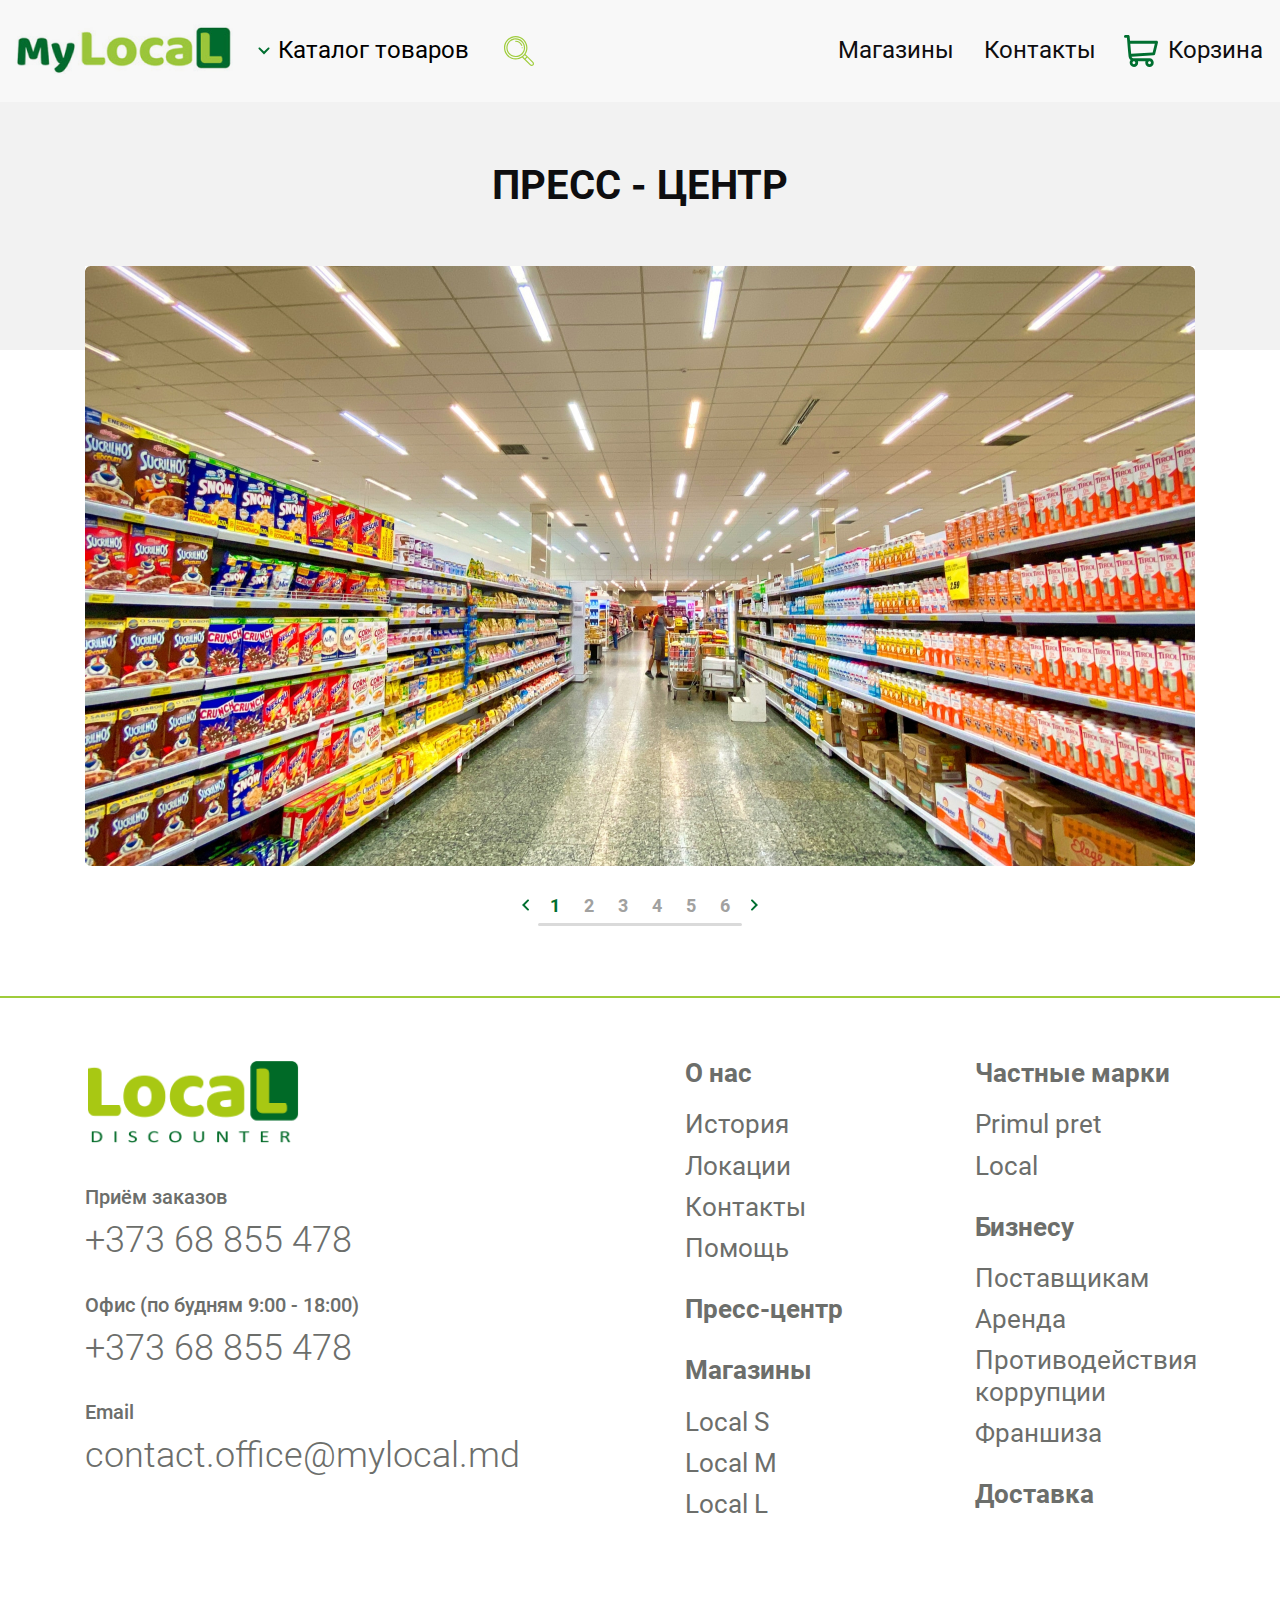
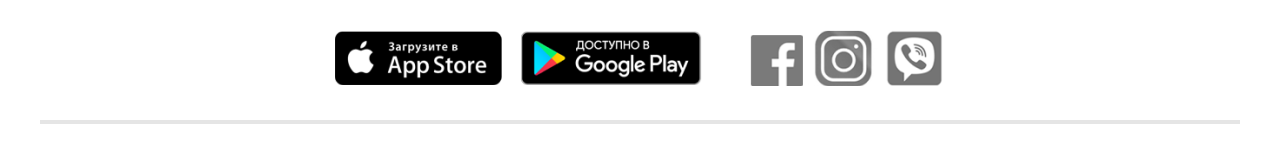
<file: app/press.html>
<!DOCTYPE html>
<html lang="en">

<head>
	<meta charset="UTF-8">

	<title>Local press</title>
	<meta name="description" content="">

	<meta http-equiv="X-UA-Compatible" content="IE=edge">
	<meta name="viewport" content="width=device-width, initial-scale=1, maximum-scale=1">

	<!-- Template Basic Images Start -->
	<meta property="og:image" content="path/to/image.jpg">
	<link rel="icon" href="img/favicon/favicon.ico">
	<link rel="apple-touch-icon" sizes="180x180" href="img/favicon/apple-touch-icon-180x180.png">
	<!-- Template Basic Images End -->

	<!-- Custom Browsers Color Start -->
	<meta name="theme-color" content="#000">
	<!-- Custom Browsers Color End -->

	<!-- <link rel="stylesheet" href="css/bootstrap-grid.min.css"> -->
	<link rel="stylesheet" href="css/normalize.css">
	<link rel="stylesheet" href="css/slick.css">
	<link rel="stylesheet" href="css/ion.rangeSlider.min.css">
	<link rel="stylesheet" href="css/main.min.css">

</head>

<body class="press">

	<header class="header">
		<div class="container container--1850">
			<div class="header__row">

				<div class="header__left">
					<div class="header__nav-btn">
						<div class="nav-btn">
							<span></span>
							<span></span>
							<span></span>
						</div>
					</div>
					<div class="header__logo">
						<a href="#"><img src="img/logo.png" alt="local"></a>
					</div>
					<div class="header__catalog">
						<button class="header__catalog-btn" type="button">Каталог товаров</button>
					</div>
					<form class="header__search-form" action="#">
						<label class="header__search-label">
							<input class="header__search-input" type="text" placeholder="название продукта">
						</label>
						<button class="header__search-submit" type="submit">Поиск</button>
					</form>
					<div class="header__search-btn"></div>
				</div>

				<div class="header__right">
					<a class="header__link header__link-shops" href="#">Магазины</a>
					<a class="header__link header__link-contacts" href="#">Контакты</a>
					<a class="header__link header__cart" href="#">Корзина</a>
				</div>

			</div>
		</div>
	</header>

	<main class="press__wrapper">
		<section class="press__top">
			<div class="container">
				<div class="press__title"><h1>Пресс - Центр</h1></div>
			</div>
		</section>
		<section class="press__slider-section">
			<div class="container">
				<div class="press__slider">
					<div class="press__slider-row">
						<img src="img/press-1.jpg" alt="local">
						<img src="img/press-1.jpg" alt="local">
						<img src="img/press-1.jpg" alt="local">
						<img src="img/press-1.jpg" alt="local">
						<img src="img/press-1.jpg" alt="local">
						<img src="img/press-1.jpg" alt="local">
					</div>
					<div class="press__slider-controls">
						<div class="press__slider-arrov prev"></div>
						<div class="press__slider-arrov next"></div>
						<div class="press__slider-bar"></div>
					</div>
				</div>
			</div>
		</section>

			
		</div>
	</main>

	<footer class="footer">
		<div class="container">
			<div class="footer__row">
				<div class="footer__left">

					<div class="footer__logo">
						<a href="#">
							<img src="img/logo-footer.png" alt="local">
						</a>
					</div>

					<div class="footer__subtitle">Приём заказов</div>
					<div class="footer__contact">
						<a href="tel:+373 68 855 478">+373 68 855 478</a>
					</div>

					<div class="footer__subtitle">Офис (по будням 9:00 - 18:00)</div>
					<div class="footer__contact">
						<a href="tel:+373 68 855 478">+373 68 855 478</a>
					</div>

					<div class="footer__subtitle">Email</div>
					<div class="footer__contact mail">
						<a href="mailto:contact.office@mylocal.md">contact.office@mylocal.md</a>
					</div>

				</div>
				<div class="footer__right">

					<div class="footer__col">

						<div class="footer__item">
							<div class="footer__item-title sublist"><a>О нас</a></div>
							<ul class="footer__item-list">
								<li><a href="#">История</a></li>
								<li><a href="#">Локации</a></li>
								<li><a href="#">Контакты</a></li>
								<li><a href="#">Помощь</a></li>
							</ul>
						</div>

						<div class="footer__item">
							<div class="footer__item-title"><a href="#">Пресс-центр</a></div>
						</div>

						<div class="footer__item">
							<div class="footer__item-title sublist"><a>Магазины</a></div>
							<ul class="footer__item-list">
								<li><a href="#">Local S</a></li>
								<li><a href="#">Local M</a></li>
								<li><a href="#">Local L</a></li>
							</ul>
						</div>

					</div>
					<div class="footer__col">

						<div class="footer__item">
							<div class="footer__item-title sublist"><a>Частные марки</a></div>
							<ul class="footer__item-list">
								<li><a href="#">Primul pret</a></li>
								<li><a href="#">Local</a></li>
							</ul>
						</div>

						<div class="footer__item">
							<div class="footer__item-title sublist"><a>Бизнесу</a></div>
							<ul class="footer__item-list">
								<li><a href="#">Поставщикам</a></li>
								<li><a href="#">Аренда</a></li>
								<li><a href="#">Противодействия
										коррупции</a></li>
								<li><a href="#">Франшиза</a></li>
							</ul>
						</div>

						<div class="footer__item">
							<div class="footer__item-title"><a href="#">Доставка</a></div>
						</div>

					</div>
				</div>
			</div>
			<div class="footer__bottom">
				<div class="footer__bottom-wrap">
					<div class="footer__download">
						<a href="#"><img src="img/app-store.png" alt="app-store"></a>
						<a href="#"><img src="img/google-play.png" alt="google-play"></a>
					</div>
					<div class="footer__social">
						<a href="#"><img src="img/facebook.png" alt="facebook"></a>
						<a href="#"><img src="img/instagram.png" alt="instagram"></a>
						<a href="#"><img src="img/viber.png" alt="viber"></a>
					</div>
				</div>
			</div>
		</div>
	</footer>


	<script src="js/jquery-3.4.1.min.js"></script>
	<script src="js/slick.min.js"></script>
	<script src="js/ion.rangeSlider.min.js"></script>
	<script src="js/common.js"></script>

</body>

</html>
</file>
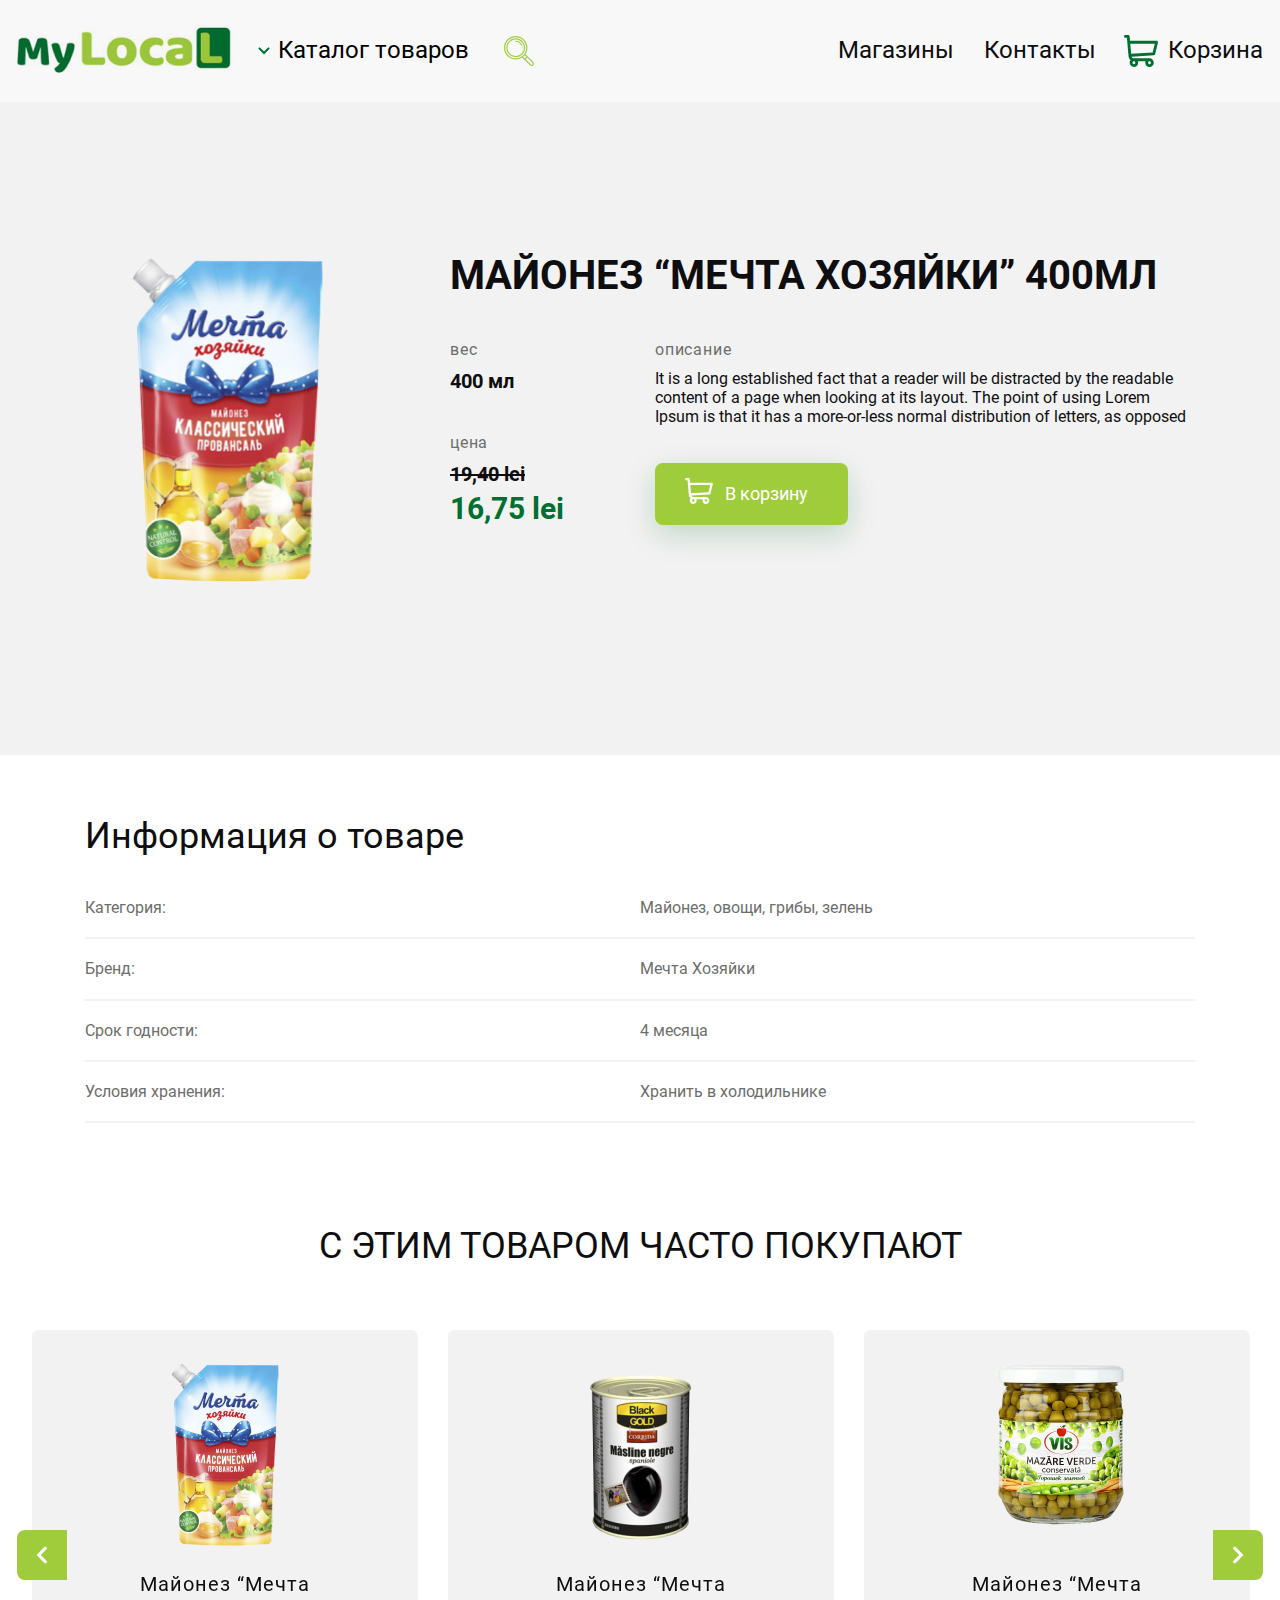
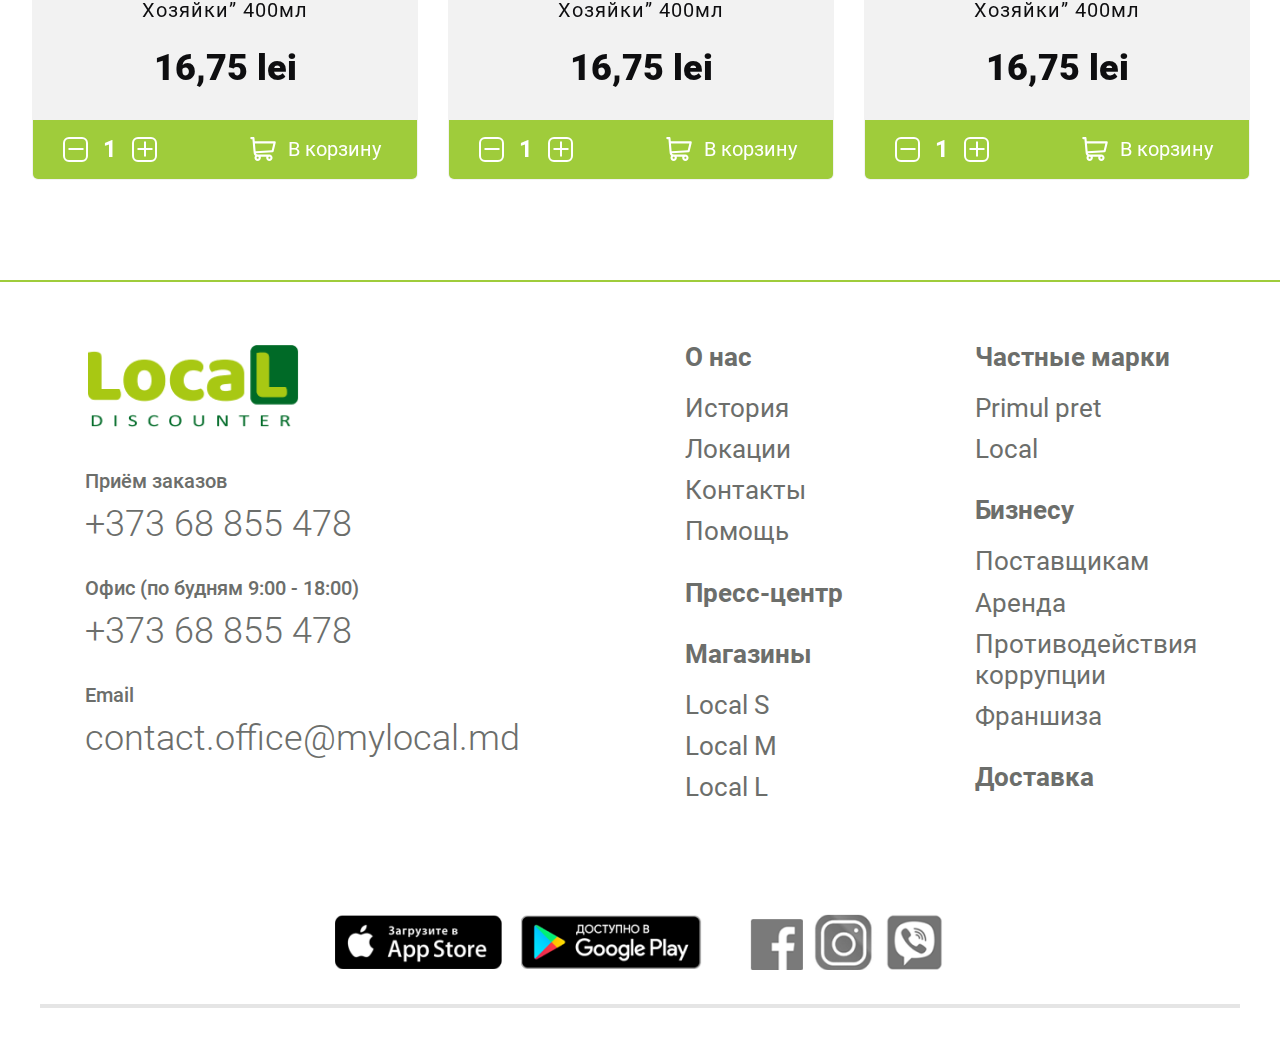
<file: app/product.html>
<!DOCTYPE html>
<html lang="en">

<head>
	<meta charset="UTF-8">

	<title>Local product</title>
	<meta name="description" content="">

	<meta http-equiv="X-UA-Compatible" content="IE=edge">
	<meta name="viewport" content="width=device-width, initial-scale=1, maximum-scale=1">

	<!-- Template Basic Images Start -->
	<meta property="og:image" content="path/to/image.jpg">
	<link rel="icon" href="img/favicon/favicon.ico">
	<link rel="apple-touch-icon" sizes="180x180" href="img/favicon/apple-touch-icon-180x180.png">
	<!-- Template Basic Images End -->

	<!-- Custom Browsers Color Start -->
	<meta name="theme-color" content="#000">
	<!-- Custom Browsers Color End -->

	<!-- <link rel="stylesheet" href="css/bootstrap-grid.min.css"> -->
	<link rel="stylesheet" href="css/normalize.css">
	<link rel="stylesheet" href="css/slick.css">
	<link rel="stylesheet" href="css/ion.rangeSlider.min.css">
	<link rel="stylesheet" href="css/main.min.css">

</head>

<body class="product">

	<header class="header">
		<div class="container container--1850">
			<div class="header__row">

				<div class="header__left">
					<div class="header__nav-btn">
						<div class="nav-btn">
							<span></span>
							<span></span>
							<span></span>
						</div>
					</div>
					<div class="header__logo">
						<a href="#"><img src="img/logo.png" alt="local"></a>
					</div>
					<div class="header__catalog">
						<button class="header__catalog-btn" type="button">Каталог товаров</button>
					</div>
					<form class="header__search-form" action="#">
						<label class="header__search-label">
							<input class="header__search-input" type="text" placeholder="название продукта">
						</label>
						<button class="header__search-submit" type="submit">Поиск</button>
					</form>
					<div class="header__search-btn"></div>
				</div>

				<div class="header__right">
					<a class="header__link header__link-shops" href="#">Магазины</a>
					<a class="header__link header__link-contacts" href="#">Контакты</a>
					<a class="header__link header__cart" href="#">Корзина</a>
				</div>

			</div>
		</div>
	</header>

	<div class="main">
		<section class="product__top">
			<div class="container">
				<div class="product__top-row"> 

					<div class="product__top-img">
						<img src="img/product-1-1.png" alt="product">
					</div>

					<div class="product__top-right">
						<div class="product__top-title"><h1>Майонез “Мечта Хозяйки” 400мл</h1></div>
						<div class="product__top-about">

							<div class="product__top-about-left">
								<div class="product__top-about-item">
									<div class="product__top-subtitle">вес</div>
									<div class="product__top-value">400 мл</div>
								</div>
								<div class="product__top-about-item">
									<div class="product__top-subtitle">цена</div>
									<div class="product__top-value old">19,40 lei</div>
									<div class="product__top-value new">16,75 lei</div>
								</div>
							</div>

							<div class="product__top-about-right">
								<div class="product__top-subtitle">описание</div>
								<div class="product__top-text">It is a long established fact that a reader will be distracted by the readable content of a page when looking at its layout. The point of using Lorem Ipsum is that it has a more-or-less normal distribution of letters, as opposed</div>
								<div class="product__top-btn">
									<a class="button" href="#">В корзину</a>
								</div>
							</div>

						</div>
					</div>

				</div>
			</div>
		</section>

		<section class="product__info">
			<div class="container">
				<div class="product__info-title">Информация о товаре</div>
				<div class="product__info-row">
					<div class="product__info-col">Категория:</div>
					<div class="product__info-col">Майонез,	овощи, грибы, зелень</div>
				</div>
				<div class="product__info-row">
					<div class="product__info-col">Бренд:</div>
					<div class="product__info-col">Мечта Хозяйки</div>
				</div>
				<div class="product__info-row">
					<div class="product__info-col">Срок годности:</div>
					<div class="product__info-col">4 месяца</div>
				</div>
				<div class="product__info-row">
					<div class="product__info-col">Условия хранения:</div>
					<div class="product__info-col">Хранить в холодильнике</div>
				</div>
			</div>
		</section>

		<section class="popular product__popular">
			<div class="popular__title">С этим товаром часто покупают</div>
			<div class="popular__slider">

				<div class="popular__item">
					<div class="card">
						<div class="card__img">
							<a href="#"><img src="img/product-1.png" alt="card"></a>
						</div>
						<div class="card__title">Майонез “Мечта Хозяйки” 400мл</div>
						<div class="card__price">16,75 lei</div>
						<div class="card__bottom">
							<div class="card__quantity">
								<div class="quantity">
									<button type="button" class="quantity__bnt quantity__bnt--minus">-</button>
									<input class="quantity__input" type="text" value="1">
									<button type="button" class="quantity__bnt quantity__bnt--plus">+</button>
								</div>
							</div>
							<button type="button" class="card__btn">В корзину</button>
						</div>
					</div>
				</div>

				<div class="popular__item">
					<div class="card">
						<div class="card__img">
							<a href="#"><img src="img/product-2.png" alt="card"></a>
						</div>
						<div class="card__title">Майонез “Мечта Хозяйки” 400мл</div>
						<div class="card__price">16,75 lei</div>
						<div class="card__bottom">
							<div class="card__quantity">
								<div class="quantity">
									<button type="button" class="quantity__bnt quantity__bnt--minus">-</button>
									<input class="quantity__input" type="text" value="1">
									<button type="button" class="quantity__bnt quantity__bnt--plus">+</button>
								</div>
							</div>
							<button type="button" class="card__btn">В корзину</button>
						</div>
					</div>
				</div>

				<div class="popular__item">
					<div class="card">
						<div class="card__img">
							<a href="#"><img src="img/product-3.png" alt="card"></a>
						</div>
						<div class="card__title">Майонез “Мечта Хозяйки” 400мл</div>
						<div class="card__price">16,75 lei</div>
						<div class="card__bottom">
							<div class="card__quantity">
								<div class="quantity">
									<button type="button" class="quantity__bnt quantity__bnt--minus">-</button>
									<input class="quantity__input" type="text" value="1">
									<button type="button" class="quantity__bnt quantity__bnt--plus">+</button>
								</div>
							</div>
							<button type="button" class="card__btn">В корзину</button>
						</div>
					</div>
				</div>

				<div class="popular__item">
					<div class="card">
						<div class="card__img">
							<a href="#"><img src="img/product-1.png" alt="card"></a>
						</div>
						<div class="card__title">Майонез “Мечта Хозяйки” 400мл</div>
						<div class="card__price">16,75 lei</div>
						<div class="card__bottom">
							<div class="card__quantity">
								<div class="quantity">
									<button type="button" class="quantity__bnt quantity__bnt--minus">-</button>
									<input class="quantity__input" type="text" value="1">
									<button type="button" class="quantity__bnt quantity__bnt--plus">+</button>
								</div>
							</div>
							<button type="button" class="card__btn">В корзину</button>
						</div>
					</div>
				</div>

				<div class="popular__item">
					<div class="card">
						<div class="card__img">
							<a href="#"><img src="img/product-2.png" alt="card"></a>
						</div>
						<div class="card__title">Майонез “Мечта Хозяйки” 400мл</div>
						<div class="card__price">16,75 lei</div>
						<div class="card__bottom">
							<div class="card__quantity">
								<div class="quantity">
									<button type="button" class="quantity__bnt quantity__bnt--minus">-</button>
									<input class="quantity__input" type="text" value="1">
									<button type="button" class="quantity__bnt quantity__bnt--plus">+</button>
								</div>
							</div>
							<button type="button" class="card__btn">В корзину</button>
						</div>
					</div>
				</div>

				<div class="popular__item">
					<div class="card">
						<div class="card__img">
							<a href="#"><img src="img/product-3.png" alt="card"></a>
						</div>
						<div class="card__title">Майонез “Мечта Хозяйки” 400мл</div>
						<div class="card__price">16,75 lei</div>
						<div class="card__bottom">
							<div class="card__quantity">
								<div class="quantity">
									<button type="button" class="quantity__bnt quantity__bnt--minus">-</button>
									<input class="quantity__input" type="text" value="1">
									<button type="button" class="quantity__bnt quantity__bnt--plus">+</button>
								</div>
							</div>
							<button type="button" class="card__btn">В корзину</button>
						</div>
					</div>
				</div>
		</section>
	</div>

	<footer class="footer">
		<div class="container">
			<div class="footer__row">
				<div class="footer__left">

					<div class="footer__logo">
						<a href="#">
							<img src="img/logo-footer.png" alt="local">
						</a>
					</div>

					<div class="footer__subtitle">Приём заказов</div>
					<div class="footer__contact">
						<a href="tel:+373 68 855 478">+373 68 855 478</a>
					</div>

					<div class="footer__subtitle">Офис (по будням 9:00 - 18:00)</div>
					<div class="footer__contact">
						<a href="tel:+373 68 855 478">+373 68 855 478</a>
					</div>

					<div class="footer__subtitle">Email</div>
					<div class="footer__contact mail">
						<a href="mailto:contact.office@mylocal.md">contact.office@mylocal.md</a>
					</div>

				</div>
				<div class="footer__right">

					<div class="footer__col">

						<div class="footer__item">
							<div class="footer__item-title sublist"><a>О нас</a></div>
							<ul class="footer__item-list">
								<li><a href="#">История</a></li>
								<li><a href="#">Локации</a></li>
								<li><a href="#">Контакты</a></li>
								<li><a href="#">Помощь</a></li>
							</ul>
						</div>

						<div class="footer__item">
							<div class="footer__item-title"><a href="#">Пресс-центр</a></div>
						</div>

						<div class="footer__item">
							<div class="footer__item-title sublist"><a>Магазины</a></div>
							<ul class="footer__item-list">
								<li><a href="#">Local S</a></li>
								<li><a href="#">Local M</a></li>
								<li><a href="#">Local L</a></li>
							</ul>
						</div>

					</div>
					<div class="footer__col">

						<div class="footer__item">
							<div class="footer__item-title sublist"><a>Частные марки</a></div>
							<ul class="footer__item-list">
								<li><a href="#">Primul pret</a></li>
								<li><a href="#">Local</a></li>
							</ul>
						</div>

						<div class="footer__item">
							<div class="footer__item-title sublist"><a>Бизнесу</a></div>
							<ul class="footer__item-list">
								<li><a href="#">Поставщикам</a></li>
								<li><a href="#">Аренда</a></li>
								<li><a href="#">Противодействия
										коррупции</a></li>
								<li><a href="#">Франшиза</a></li>
							</ul>
						</div>

						<div class="footer__item">
							<div class="footer__item-title"><a href="#">Доставка</a></div>
						</div>

					</div>
				</div>
			</div>
			<div class="footer__bottom">
				<div class="footer__bottom-wrap">
					<div class="footer__download">
						<a href="#"><img src="img/app-store.png" alt="app-store"></a>
						<a href="#"><img src="img/google-play.png" alt="google-play"></a>
					</div>
					<div class="footer__social">
						<a href="#"><img src="img/facebook.png" alt="facebook"></a>
						<a href="#"><img src="img/instagram.png" alt="instagram"></a>
						<a href="#"><img src="img/viber.png" alt="viber"></a>
					</div>
				</div>
			</div>
		</div>
	</footer>


	<script src="js/jquery-3.4.1.min.js"></script>
	<script src="js/slick.min.js"></script>
	<script src="js/ion.rangeSlider.min.js"></script>
	<script src="js/common.js"></script>

</body>

</html>
</file>
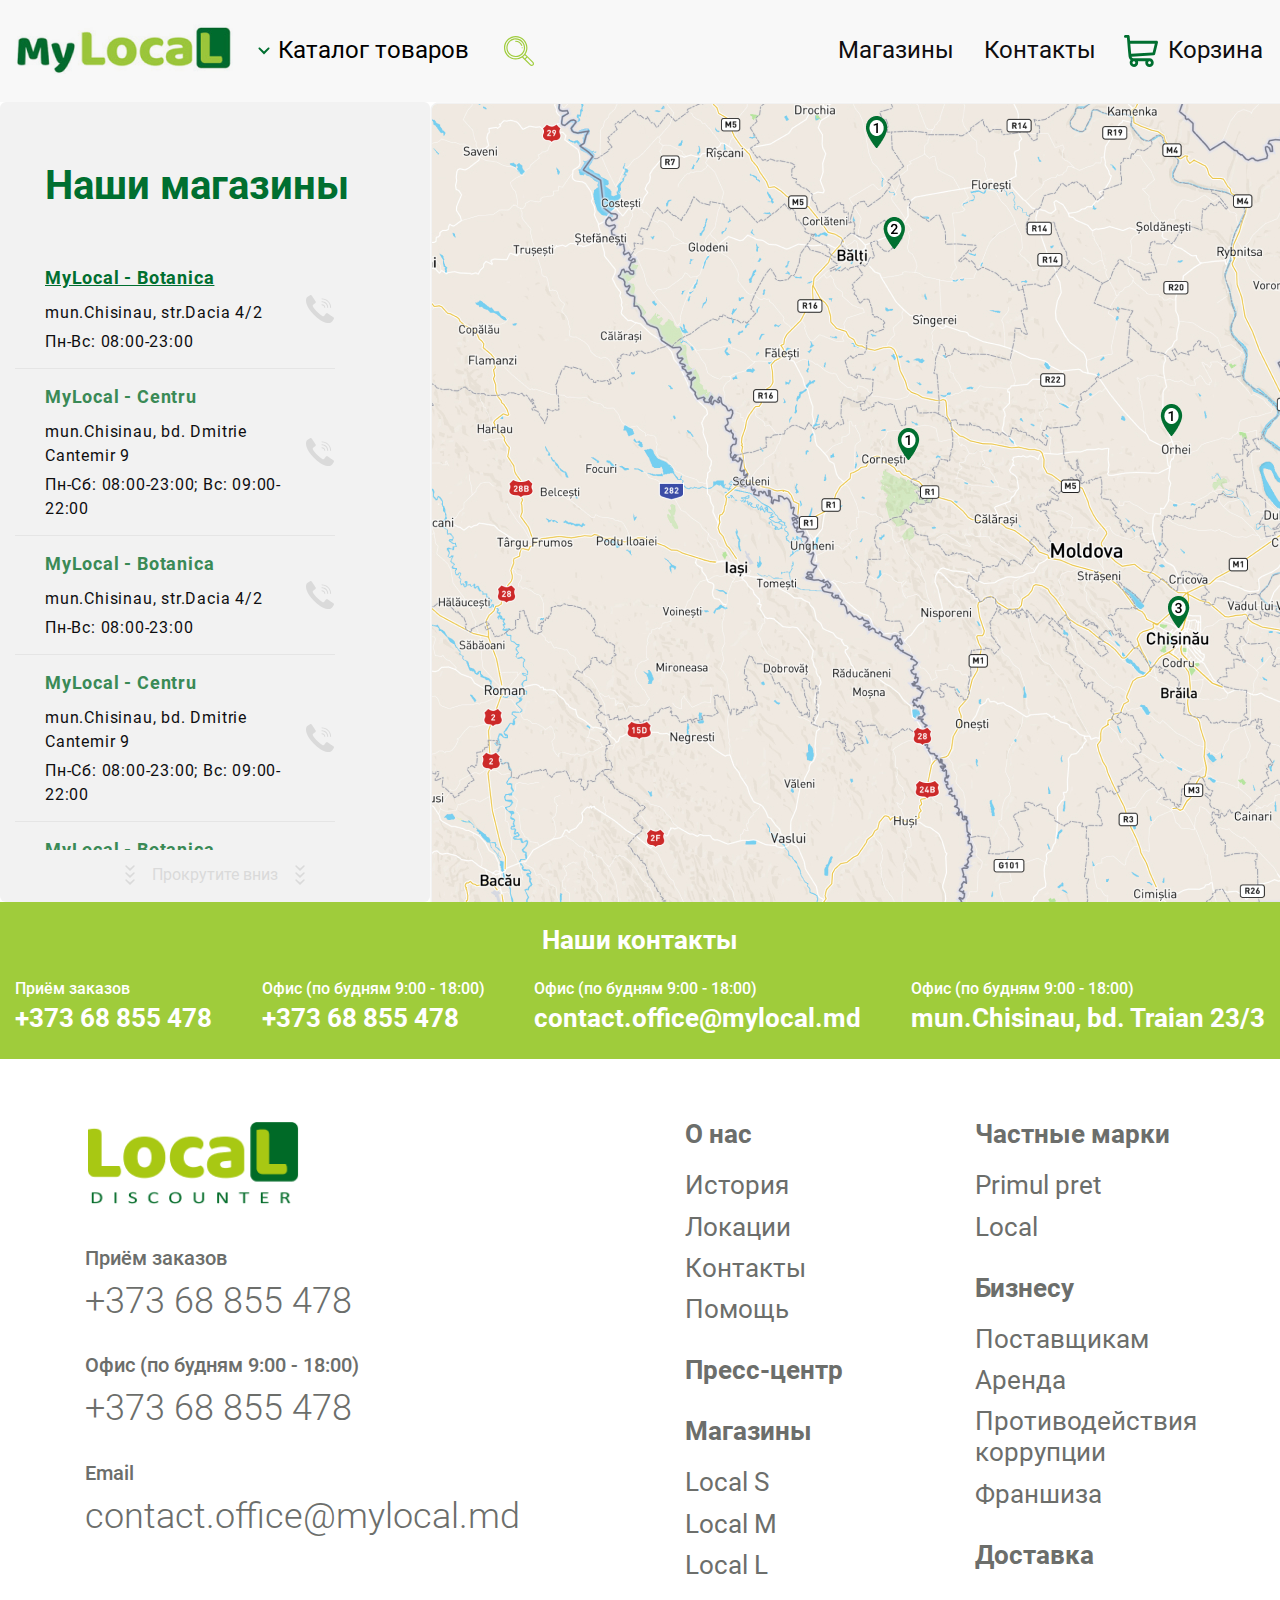
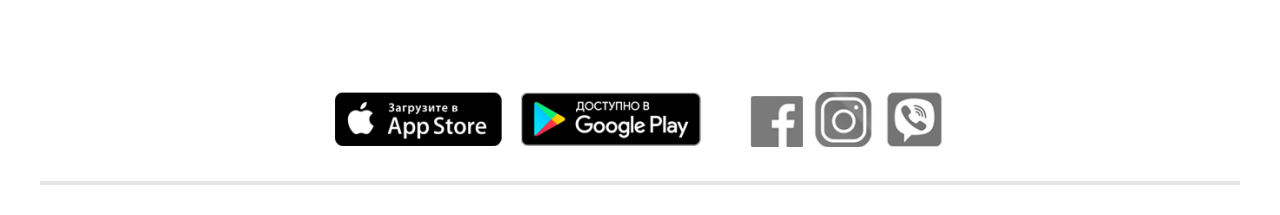
<file: app/shops.html>
<!DOCTYPE html>
<html lang="en">

<head>
	<meta charset="UTF-8">

	<title>Local shops</title>
	<meta name="description" content="">

	<meta http-equiv="X-UA-Compatible" content="IE=edge">
	<meta name="viewport" content="width=device-width, initial-scale=1, maximum-scale=1">

	<!-- Template Basic Images Start -->
	<meta property="og:image" content="path/to/image.jpg">
	<link rel="icon" href="img/favicon/favicon.ico">
	<link rel="apple-touch-icon" sizes="180x180" href="img/favicon/apple-touch-icon-180x180.png">
	<!-- Template Basic Images End -->

	<!-- Custom Browsers Color Start -->
	<meta name="theme-color" content="#000">
	<!-- Custom Browsers Color End -->

	<!-- <link rel="stylesheet" href="css/bootstrap-grid.min.css"> -->
	<link rel="stylesheet" href="css/normalize.css">
	<link rel="stylesheet" href="css/slick.css">
	<link rel="stylesheet" href="css/ion.rangeSlider.min.css">
	<link rel="stylesheet" href="css/main.min.css">

</head>

<body class="shops">

	<header class="header">
		<div class="container container--1850">
			<div class="header__row">

				<div class="header__left">
					<div class="header__nav-btn">
						<div class="nav-btn">
							<span></span>
							<span></span>
							<span></span>
						</div>
					</div>
					<div class="header__logo">
						<a href="#"><img src="img/logo.png" alt="local"></a>
					</div>
					<div class="header__catalog">
						<button class="header__catalog-btn" type="button">Каталог товаров</button>
					</div>
					<form class="header__search-form" action="#">
						<label class="header__search-label">
							<input class="header__search-input" type="text" placeholder="название продукта">
						</label>
						<button class="header__search-submit" type="submit">Поиск</button>
					</form>
					<div class="header__search-btn"></div>
				</div>

				<div class="header__right">
					<a class="header__link header__link-shops" href="#">Магазины</a>
					<a class="header__link header__link-contacts" href="#">Контакты</a>
					<a class="header__link header__cart" href="#">Корзина</a>
				</div>

			</div>
		</div>
	</header>

	<main class="shops__wrapper">
		<section class="shops__location">
			<div class="shops__address active">
				<div class="shops__address-drag active"></div>
				<div class="shops__address-title">Наши магазины</div>
				<div class="shops__address-wrap">
					<ul class="shops__address-list">
	
						<li class="shops__address-item">
							<div class="shops__address-item-left">
								<div class="shops__address-name active">MyLocal - Botanica</div>
								<div class="shops__address-lacation">mun.Chisinau, str.Dacia 4/2</div>
								<div class="shops__address-time">Пн-Вс: 08:00-23:00</div>
							</div>
							<div class="shops__address-item-right">
								<a href="tell:"></a>
							</div>
						</li>

						<li class="shops__address-item">
							<div class="shops__address-item-left">
								<div class="shops__address-name">MyLocal - Centru</div>
								<div class="shops__address-lacation">mun.Chisinau, bd. Dmitrie Cantemir 9</div>
								<div class="shops__address-time">Пн-Сб: 08:00-23:00;  Вс: 09:00-22:00</div>
							</div>
							<div class="shops__address-item-right">
								<a href="tell:"></a>
							</div>
						</li>

						<li class="shops__address-item">
							<div class="shops__address-item-left">
								<div class="shops__address-name">MyLocal - Botanica</div>
								<div class="shops__address-lacation">mun.Chisinau, str.Dacia 4/2</div>
								<div class="shops__address-time">Пн-Вс: 08:00-23:00</div>
							</div>
							<div class="shops__address-item-right">
								<a href="tell:"></a>
							</div>
						</li>

						<li class="shops__address-item">
							<div class="shops__address-item-left">
								<div class="shops__address-name">MyLocal - Centru</div>
								<div class="shops__address-lacation">mun.Chisinau, bd. Dmitrie Cantemir 9</div>
								<div class="shops__address-time">Пн-Сб: 08:00-23:00;  Вс: 09:00-22:00</div>
							</div>
							<div class="shops__address-item-right">
								<a href="tell:"></a>
							</div>
						</li>

						<li class="shops__address-item">
							<div class="shops__address-item-left">
								<div class="shops__address-name">MyLocal - Botanica</div>
								<div class="shops__address-lacation">mun.Chisinau, str.Dacia 4/2</div>
								<div class="shops__address-time">Пн-Вс: 08:00-23:00</div>
							</div>
							<div class="shops__address-item-right">
								<a href="tell:"></a>
							</div>
						</li>

						<li class="shops__address-item">
							<div class="shops__address-item-left">
								<div class="shops__address-name">MyLocal - Centru</div>
								<div class="shops__address-lacation">mun.Chisinau, bd. Dmitrie Cantemir 9</div>
								<div class="shops__address-time">Пн-Сб: 08:00-23:00;  Вс: 09:00-22:00</div>
							</div>
							<div class="shops__address-item-right">
								<a href="tell:"></a>
							</div>
						</li>

					</ul>
				</div>
				<div class="shops__address-scroll">Прокрутите вниз</div>
			</div>
			<div class="shops__map">
				<img src="img/map.jpg" alt="map">
			</div>
		</section>
		<section class="shops__contacts">
			<div class="container container--1760">
				<div class="shops__contacts-row">

					<div class="shops__contacts-title">
						<div class="shops__contacts-big">Наши контакты</div>
					</div>

					<div class="shops__contacts-wrap">
						<div class="shops__contacts-item">
							<div class="shops__contacts-small">Приём заказов</div>
							<div class="shops__contacts-big"><a href="tel:+37368855478">+373 68 855 478</a></div>
						</div>
	
						<div class="shops__contacts-item">
							<div class="shops__contacts-small">Офис (по будням 9:00 - 18:00)</div>
							<div class="shops__contacts-big"><a href="tel:+37368855478">+373 68 855 478</a></div>
						</div>
	
						<div class="shops__contacts-item">
							<div class="shops__contacts-small">Офис (по будням 9:00 - 18:00)</div>
							<div class="shops__contacts-big"><a href="mailto:contact.office@mylocal.md">contact.office@mylocal.md</a></div>
						</div>
	
						<div class="shops__contacts-item">
							<div class="shops__contacts-small">Офис (по будням 9:00 - 18:00)</div>
							<div class="shops__contacts-big">mun.Chisinau, bd. Traian 23/3</div>
						</div>
					</div>

				</div>
			</div>
		</section>
	</main>

	<footer class="footer">
		<div class="container">
			<div class="footer__row">
				<div class="footer__left">

					<div class="footer__logo">
						<a href="#">
							<img src="img/logo-footer.png" alt="local">
						</a>
					</div>

					<div class="footer__subtitle">Приём заказов</div>
					<div class="footer__contact">
						<a href="tel:+373 68 855 478">+373 68 855 478</a>
					</div>

					<div class="footer__subtitle">Офис (по будням 9:00 - 18:00)</div>
					<div class="footer__contact">
						<a href="tel:+373 68 855 478">+373 68 855 478</a>
					</div>

					<div class="footer__subtitle">Email</div>
					<div class="footer__contact mail">
						<a href="mailto:contact.office@mylocal.md">contact.office@mylocal.md</a>
					</div>

				</div>
				<div class="footer__right">

					<div class="footer__col">

						<div class="footer__item">
							<div class="footer__item-title sublist"><a>О нас</a></div>
							<ul class="footer__item-list">
								<li><a href="#">История</a></li>
								<li><a href="#">Локации</a></li>
								<li><a href="#">Контакты</a></li>
								<li><a href="#">Помощь</a></li>
							</ul>
						</div>

						<div class="footer__item">
							<div class="footer__item-title"><a href="#">Пресс-центр</a></div>
						</div>

						<div class="footer__item">
							<div class="footer__item-title sublist"><a>Магазины</a></div>
							<ul class="footer__item-list">
								<li><a href="#">Local S</a></li>
								<li><a href="#">Local M</a></li>
								<li><a href="#">Local L</a></li>
							</ul>
						</div>

					</div>
					<div class="footer__col">

						<div class="footer__item">
							<div class="footer__item-title sublist"><a>Частные марки</a></div>
							<ul class="footer__item-list">
								<li><a href="#">Primul pret</a></li>
								<li><a href="#">Local</a></li>
							</ul>
						</div>

						<div class="footer__item">
							<div class="footer__item-title sublist"><a>Бизнесу</a></div>
							<ul class="footer__item-list">
								<li><a href="#">Поставщикам</a></li>
								<li><a href="#">Аренда</a></li>
								<li><a href="#">Противодействия
										коррупции</a></li>
								<li><a href="#">Франшиза</a></li>
							</ul>
						</div>

						<div class="footer__item">
							<div class="footer__item-title"><a href="#">Доставка</a></div>
						</div>

					</div>
				</div>
			</div>
			<div class="footer__bottom">
				<div class="footer__bottom-wrap">
					<div class="footer__download">
						<a href="#"><img src="img/app-store.png" alt="app-store"></a>
						<a href="#"><img src="img/google-play.png" alt="google-play"></a>
					</div>
					<div class="footer__social">
						<a href="#"><img src="img/facebook.png" alt="facebook"></a>
						<a href="#"><img src="img/instagram.png" alt="instagram"></a>
						<a href="#"><img src="img/viber.png" alt="viber"></a>
					</div>
				</div>
			</div>
		</div>
	</footer>


	<script src="js/jquery-3.4.1.min.js"></script>
	<script src="js/slick.min.js"></script>
	<script src="js/ion.rangeSlider.min.js"></script>
	<script src="js/common.js"></script>

</body>

</html>
</file>
<file: app/css/ion.rangeSlider.min.css>
/*!Ion.RangeSlider, 2.3.1, © Denis Ineshin, 2010 - 2019, IonDen.com, Build date: 2019-12-19 16:51:02*/.irs{position:relative;display:block;-webkit-touch-callout:none;-webkit-user-select:none;-khtml-user-select:none;-moz-user-select:none;-ms-user-select:none;user-select:none;font-size:12px;font-family:Arial,sans-serif}.irs-line{position:relative;display:block;overflow:hidden;outline:none !important}.irs-bar{position:absolute;display:block;left:0;width:0}.irs-shadow{position:absolute;display:none;left:0;width:0}.irs-handle{position:absolute;display:block;box-sizing:border-box;cursor:default;z-index:1}.irs-handle.type_last{z-index:2}.irs-min,.irs-max{position:absolute;display:block;cursor:default}.irs-min{left:0}.irs-max{right:0}.irs-from,.irs-to,.irs-single{position:absolute;display:block;top:0;left:0;cursor:default;white-space:nowrap}.irs-grid{position:absolute;display:none;bottom:0;left:0;width:100%;height:20px}.irs-with-grid .irs-grid{display:block}.irs-grid-pol{position:absolute;top:0;left:0;width:1px;height:8px;background:#000}.irs-grid-pol.small{height:4px}.irs-grid-text{position:absolute;bottom:0;left:0;white-space:nowrap;text-align:center;font-size:9px;line-height:9px;padding:0 3px;color:#000}.irs-disable-mask{position:absolute;display:block;top:0;left:-1%;width:102%;height:100%;cursor:default;background:rgba(0,0,0,0);z-index:2}.lt-ie9 .irs-disable-mask{background:#000;filter:alpha(opacity=0);cursor:not-allowed}.irs-disabled{opacity:.4}.irs-hidden-input{position:absolute !important;display:block !important;top:0 !important;left:0 !important;width:0 !important;height:0 !important;font-size:0 !important;line-height:0 !important;padding:0 !important;margin:0 !important;overflow:hidden;outline:none !important;z-index:-9999 !important;background:none !important;border-style:solid !important;border-color:transparent !important}.irs--flat{height:40px}.irs--flat.irs-with-grid{height:60px}.irs--flat .irs-line{top:25px;height:12px;background-color:#e1e4e9;border-radius:4px}.irs--flat .irs-bar{top:25px;height:12px;background-color:#ed5565}.irs--flat .irs-bar--single{border-radius:4px 0 0 4px}.irs--flat .irs-shadow{height:1px;bottom:16px;background-color:#e1e4e9}.irs--flat .irs-handle{top:22px;width:16px;height:18px;background-color:transparent}.irs--flat .irs-handle>i:first-child{position:absolute;display:block;top:0;left:50%;width:2px;height:100%;margin-left:-1px;background-color:#da4453}.irs--flat .irs-handle.state_hover>i:first-child,.irs--flat .irs-handle:hover>i:first-child{background-color:#a43540}.irs--flat .irs-min,.irs--flat .irs-max{top:0;padding:1px 3px;color:#999;font-size:10px;line-height:1.333;text-shadow:none;background-color:#e1e4e9;border-radius:4px}.irs--flat .irs-from,.irs--flat .irs-to,.irs--flat .irs-single{color:white;font-size:10px;line-height:1.333;text-shadow:none;padding:1px 5px;background-color:#ed5565;border-radius:4px}.irs--flat .irs-from:before,.irs--flat .irs-to:before,.irs--flat .irs-single:before{position:absolute;display:block;content:"";bottom:-6px;left:50%;width:0;height:0;margin-left:-3px;overflow:hidden;border:3px solid transparent;border-top-color:#ed5565}.irs--flat .irs-grid-pol{background-color:#e1e4e9}.irs--flat .irs-grid-text{color:#999}.irs--big{height:55px}.irs--big.irs-with-grid{height:70px}.irs--big .irs-line{top:33px;height:12px;background-color:white;background:linear-gradient(to bottom, #ddd -50%, white 150%);border:1px solid #ccc;border-radius:12px}.irs--big .irs-bar{top:33px;height:12px;background-color:#92bce0;border:1px solid #428bca;background:linear-gradient(to bottom, #ffffff 0%, #428bca 30%, #b9d4ec 100%);box-shadow:inset 0 0 1px 1px rgba(255,255,255,0.5)}.irs--big .irs-bar--single{border-radius:12px 0 0 12px}.irs--big .irs-shadow{height:1px;bottom:16px;background-color:rgba(66,139,202,0.5)}.irs--big .irs-handle{top:25px;width:30px;height:30px;border:1px solid rgba(0,0,0,0.3);background-color:#cbcfd5;background:linear-gradient(to bottom, white 0%, #B4B9BE 30%, white 100%);box-shadow:1px 1px 2px rgba(0,0,0,0.2),inset 0 0 3px 1px white;border-radius:30px}.irs--big .irs-handle.state_hover,.irs--big .irs-handle:hover{border-color:rgba(0,0,0,0.45);background-color:#939ba7;background:linear-gradient(to bottom, white 0%, #919BA5 30%, white 100%)}.irs--big .irs-min,.irs--big .irs-max{top:0;padding:1px 5px;color:white;text-shadow:none;background-color:#9f9f9f;border-radius:3px}.irs--big .irs-from,.irs--big .irs-to,.irs--big .irs-single{color:white;text-shadow:none;padding:1px 5px;background-color:#428bca;background:linear-gradient(to bottom, #428bca 0%, #3071a9 100%);border-radius:3px}.irs--big .irs-grid-pol{background-color:#428bca}.irs--big .irs-grid-text{color:#428bca}.irs--modern{height:55px}.irs--modern.irs-with-grid{height:55px}.irs--modern .irs-line{top:25px;height:5px;background-color:#d1d6e0;background:linear-gradient(to bottom, #e0e4ea 0%, #d1d6e0 100%);border:1px solid #a3adc1;border-bottom-width:0;border-radius:5px}.irs--modern .irs-bar{top:25px;height:5px;background:#20b426;background:linear-gradient(to bottom, #20b426 0%, #18891d 100%)}.irs--modern .irs-bar--single{border-radius:5px 0 0 5px}.irs--modern .irs-shadow{height:1px;bottom:21px;background-color:rgba(209,214,224,0.5)}.irs--modern .irs-handle{top:37px;width:12px;height:13px;border:1px solid #a3adc1;border-top-width:0;box-shadow:1px 1px 1px rgba(0,0,0,0.1);border-radius:0 0 3px 3px}.irs--modern .irs-handle>i:nth-child(1){position:absolute;display:block;top:-4px;left:1px;width:6px;height:6px;border:1px solid #a3adc1;background:white;transform:rotate(45deg)}.irs--modern .irs-handle>i:nth-child(2){position:absolute;display:block;box-sizing:border-box;top:0;left:0;width:10px;height:12px;background:#e9e6e6;background:linear-gradient(to bottom, white 0%, #e9e6e6 100%);border-radius:0 0 3px 3px}.irs--modern .irs-handle>i:nth-child(3){position:absolute;display:block;box-sizing:border-box;top:3px;left:3px;width:4px;height:5px;border-left:1px solid #a3adc1;border-right:1px solid #a3adc1}.irs--modern .irs-handle.state_hover,.irs--modern .irs-handle:hover{border-color:#7685a2;background:#c3c7cd;background:linear-gradient(to bottom, #ffffff 0%, #919ba5 30%, #ffffff 100%)}.irs--modern .irs-handle.state_hover>i:nth-child(1),.irs--modern .irs-handle:hover>i:nth-child(1){border-color:#7685a2}.irs--modern .irs-handle.state_hover>i:nth-child(3),.irs--modern .irs-handle:hover>i:nth-child(3){border-color:#48536a}.irs--modern .irs-min,.irs--modern .irs-max{top:0;font-size:10px;line-height:1.333;text-shadow:none;padding:1px 5px;color:white;background-color:#d1d6e0;border-radius:5px}.irs--modern .irs-from,.irs--modern .irs-to,.irs--modern .irs-single{font-size:10px;line-height:1.333;text-shadow:none;padding:1px 5px;background-color:#20b426;color:white;border-radius:5px}.irs--modern .irs-from:before,.irs--modern .irs-to:before,.irs--modern .irs-single:before{position:absolute;display:block;content:"";bottom:-6px;left:50%;width:0;height:0;margin-left:-3px;overflow:hidden;border:3px solid transparent;border-top-color:#20b426}.irs--modern .irs-grid{height:25px}.irs--modern .irs-grid-pol{background-color:#dedede}.irs--modern .irs-grid-text{color:silver;font-size:13px}.irs--sharp{height:50px;font-size:12px;line-height:1}.irs--sharp.irs-with-grid{height:57px}.irs--sharp .irs-line{top:30px;height:2px;background-color:black;border-radius:2px}.irs--sharp .irs-bar{top:30px;height:2px;background-color:#ee22fa}.irs--sharp .irs-bar--single{border-radius:2px 0 0 2px}.irs--sharp .irs-shadow{height:1px;bottom:21px;background-color:rgba(0,0,0,0.5)}.irs--sharp .irs-handle{top:25px;width:10px;height:10px;background-color:#a804b2}.irs--sharp .irs-handle>i:first-child{position:absolute;display:block;top:100%;left:0;width:0;height:0;border:5px solid transparent;border-top-color:#a804b2}.irs--sharp .irs-handle.state_hover,.irs--sharp .irs-handle:hover{background-color:black}.irs--sharp .irs-handle.state_hover>i:first-child,.irs--sharp .irs-handle:hover>i:first-child{border-top-color:black}.irs--sharp .irs-min,.irs--sharp .irs-max{color:white;font-size:14px;line-height:1;top:0;padding:3px 4px;opacity:.4;background-color:#a804b2;border-radius:2px}.irs--sharp .irs-from,.irs--sharp .irs-to,.irs--sharp .irs-single{font-size:14px;line-height:1;text-shadow:none;padding:3px 4px;background-color:#a804b2;color:white;border-radius:2px}.irs--sharp .irs-from:before,.irs--sharp .irs-to:before,.irs--sharp .irs-single:before{position:absolute;display:block;content:"";bottom:-6px;left:50%;width:0;height:0;margin-left:-3px;overflow:hidden;border:3px solid transparent;border-top-color:#a804b2}.irs--sharp .irs-grid{height:25px}.irs--sharp .irs-grid-pol{background-color:#dedede}.irs--sharp .irs-grid-text{color:silver;font-size:13px}.irs--round{height:50px}.irs--round.irs-with-grid{height:65px}.irs--round .irs-line{top:36px;height:4px;background-color:#dee4ec;border-radius:4px}.irs--round .irs-bar{top:36px;height:4px;background-color:#006cfa}.irs--round .irs-bar--single{border-radius:4px 0 0 4px}.irs--round .irs-shadow{height:4px;bottom:21px;background-color:rgba(222,228,236,0.5)}.irs--round .irs-handle{top:26px;width:24px;height:24px;border:4px solid #006cfa;background-color:white;border-radius:24px;box-shadow:0 1px 3px rgba(0,0,255,0.3)}.irs--round .irs-handle.state_hover,.irs--round .irs-handle:hover{background-color:#f0f6ff}.irs--round .irs-min,.irs--round .irs-max{color:#333;font-size:14px;line-height:1;top:0;padding:3px 5px;background-color:rgba(0,0,0,0.1);border-radius:4px}.irs--round .irs-from,.irs--round .irs-to,.irs--round .irs-single{font-size:14px;line-height:1;text-shadow:none;padding:3px 5px;background-color:#006cfa;color:white;border-radius:4px}.irs--round .irs-from:before,.irs--round .irs-to:before,.irs--round .irs-single:before{position:absolute;display:block;content:"";bottom:-6px;left:50%;width:0;height:0;margin-left:-3px;overflow:hidden;border:3px solid transparent;border-top-color:#006cfa}.irs--round .irs-grid{height:25px}.irs--round .irs-grid-pol{background-color:#dedede}.irs--round .irs-grid-text{color:silver;font-size:13px}.irs--square{height:50px}.irs--square.irs-with-grid{height:60px}.irs--square .irs-line{top:31px;height:4px;background-color:#dedede}.irs--square .irs-bar{top:31px;height:4px;background-color:black}.irs--square .irs-shadow{height:2px;bottom:21px;background-color:#dedede}.irs--square .irs-handle{top:25px;width:16px;height:16px;border:3px solid black;background-color:white;-webkit-transform:rotate(45deg);-ms-transform:rotate(45deg);transform:rotate(45deg)}.irs--square .irs-handle.state_hover,.irs--square .irs-handle:hover{background-color:#f0f6ff}.irs--square .irs-min,.irs--square .irs-max{color:#333;font-size:14px;line-height:1;top:0;padding:3px 5px;background-color:rgba(0,0,0,0.1)}.irs--square .irs-from,.irs--square .irs-to,.irs--square .irs-single{font-size:14px;line-height:1;text-shadow:none;padding:3px 5px;background-color:black;color:white}.irs--square .irs-grid{height:25px}.irs--square .irs-grid-pol{background-color:#dedede}.irs--square .irs-grid-text{color:silver;font-size:11px}
</file>
<file: app/css/main.min.css>
@font-face {
  font-family: 'Roboto';
  src: url("../fonts/Roboto-Light.eot");
  src: url("../fonts/Roboto-Light.eot?#iefix") format("embedded-opentype"), url("../fonts/Roboto-Light.woff") format("woff"), url("../fonts/Roboto-Light.ttf") format("truetype");
  font-weight: 300;
  font-style: normal; }

@font-face {
  font-family: 'Roboto';
  src: url("../fonts/Roboto-Regular.eot");
  src: url("../fonts/Roboto-Regular.eot?#iefix") format("embedded-opentype"), url("../fonts/Roboto-Regular.woff") format("woff"), url("../fonts/Roboto-Regular.ttf") format("truetype");
  font-weight: 400;
  font-style: normal; }

@font-face {
  font-family: 'Roboto';
  src: url("../fonts/Roboto-Medium.eot");
  src: url("../fonts/Roboto-Medium.eot?#iefix") format("embedded-opentype"), url("../fonts/Roboto-Medium.woff") format("woff"), url("../fonts/Roboto-Medium.ttf") format("truetype");
  font-weight: 500;
  font-style: normal; }

@font-face {
  font-family: 'Roboto';
  src: url("../fonts/Roboto-Bold.eot");
  src: url("../fonts/Roboto-Bold.eot?#iefix") format("embedded-opentype"), url("../fonts/Roboto-Bold.woff") format("woff"), url("../fonts/Roboto-Bold.ttf") format("truetype");
  font-weight: 700;
  font-style: normal; }

@font-face {
  font-family: 'Roboto';
  src: url("../fonts/Roboto-Black.eot");
  src: url("../fonts/Roboto-Black.eot?#iefix") format("embedded-opentype"), url("../fonts/Roboto-Black.woff") format("woff"), url("../fonts/Roboto-Black.ttf") format("truetype");
  font-weight: 900;
  font-style: normal; }

*,
*:before,
*:after {
  box-sizing: border-box; }

html,
body {
  overflow-x: hidden; }

.clearfix:after {
  content: " ";
  display: table;
  clear: both; }

.slick-initialized .slick-slide {
  outline: none; }

body {
  min-width: 320px;
  font-family: "Roboto", sans-serif;
  font-size: 16px;
  font-weight: 400;
  line-height: 1.2;
  color: #0E0E10; }
  @media (max-width: 767.98px) {
    body {
      margin-top: 54px; } }

b {
  font-weight: 700; }

.container {
  max-width: 1140px;
  margin: 0 auto;
  padding: 0 15px; }
  .container--1850 {
    max-width: 1850px; }
  .container--1170 {
    max-width: 1170px; }
  .container--1230 {
    max-width: 1230px; }
  .container--1760 {
    max-width: 1760px; }
  @media (max-width: 1199.98px) {
    .container {
      max-width: 960px; } }
  @media (max-width: 991.98px) {
    .container {
      max-width: 720px; } }
  @media (max-width: 767.98px) {
    .container {
      max-width: 430px; } }
  @media (max-width: 575.98px) {
    .container {
      width: auto; } }

a {
  text-decoration: none;
  color: inherit;
  transition: .2s; }

.button {
  display: block;
  border: none;
  outline: none;
  cursor: pointer;
  padding: 20px 30px;
  background: #9FCC3B;
  box-shadow: 0px 10px 30px rgba(0, 106, 39, 0.2);
  border-radius: 8px;
  color: #fff;
  font-size: 18px;
  text-align: center;
  transition: .3s; }
  .button:hover {
    transform: scale(1.03);
    box-shadow: 5px 5px 10px rgba(0, 106, 39, 0.5); }

.button--white {
  border: 2px solid #9FCC3B;
  background: #fff;
  color: #9FCC3B;
  box-shadow: none; }

.nav-btn {
  display: flex;
  flex-direction: column;
  justify-content: space-between;
  width: 25px;
  height: 15px;
  cursor: pointer;
  transition: .3s; }
  .nav-btn span {
    display: block;
    height: 2px;
    width: 100%;
    background-color: #006F30;
    transition: .3s; }
    .nav-btn span:nth-child(2) {
      opacity: 1; }

.nav-btn.active span:nth-child(1) {
  transform: translateY(7px) rotate(45deg); }

.nav-btn.active span:nth-child(2) {
  opacity: 0; }

.nav-btn.active span:nth-child(3) {
  transform: translateY(-7px) rotate(-45deg); }

.card {
  position: relative;
  height: 450px;
  background: #F2F2F2;
  border: 1.5px solid #F2F2F2;
  border-radius: 6px;
  overflow: hidden; }
  @media (max-width: 767.98px) {
    .card {
      height: 400px; } }

.card__img {
  display: flex;
  align-items: flex-end;
  justify-content: center;
  height: 220px;
  margin-bottom: 20px; }
  @media (max-width: 767.98px) {
    .card__img {
      height: 200px; } }

.card__title {
  width: 260px;
  margin: 0 auto;
  margin-bottom: 20px;
  font-size: 20px;
  line-height: 1.3;
  text-align: center;
  letter-spacing: 0.05em; }
  @media (max-width: 767.98px) {
    .card__title {
      margin-bottom: 10px;
      font-size: 19px;
      padding: 0 10px; } }

.card__price {
  font-size: 36px;
  font-weight: 900;
  line-height: 1.4;
  text-align-last: center; }
  @media (max-width: 767.98px) {
    .card__price {
      font-size: 30px; } }

.card__bottom {
  padding: 16px 30px;
  position: absolute;
  bottom: 0;
  display: flex;
  justify-content: space-between;
  align-items: center;
  width: 100%;
  background-color: #9FCC3B; }
  @media (max-width: 1199.98px) {
    .card__bottom {
      padding: 15px; } }

.card__btn {
  position: relative;
  padding-left: 38px;
  border: none;
  outline: none;
  color: #fff;
  font-size: 20px;
  white-space: nowrap;
  background-color: transparent;
  cursor: pointer; }
  .card__btn::before {
    position: absolute;
    content: '';
    left: 0;
    top: 50%;
    transform: translate(0, -50%);
    width: 26px;
    height: 26px;
    background: url("../img/cart-white.svg") no-repeat center;
    background-size: contain; }

.card--category {
  padding-top: 5px;
  height: 330px; }
  .card--category .card__img {
    height: 170px;
    margin-bottom: 10px; }
    .card--category .card__img a {
      width: 136px;
      display: block; }
    .card--category .card__img img {
      width: 100%; }
  .card--category .card__title {
    width: auto;
    padding: 0 5px;
    font-size: 16px;
    line-height: 1.3;
    margin-bottom: 8px; }
  .card--category .card__price {
    font-size: 20px;
    line-height: 1.4; }
  .card--category .card__bottom {
    padding: 11px 25px; }
  .card--category .card__btn {
    font-size: 16px;
    padding-left: 26px; }
    .card--category .card__btn::before {
      width: 20px;
      height: 20px; }
  .card--category .card__quantity {
    transform: scale(0.8);
    margin-left: -10px; }
  .card--category .quantity {
    width: 88px; }
  .card--category .quantity__input {
    font-size: 20px; }
  @media (max-width: 1199.98px) {
    .card--category .card__bottom {
      padding: 10px; }
    .card--category .card__quantity {
      transform: scale(0.7); }
    .card--category .card__btn {
      font-size: 14px; } }

.quantity {
  width: 94px;
  display: flex;
  justify-content: space-between;
  align-items: center; }

.quantity__input {
  width: 100%;
  text-align: center;
  background-color: transparent;
  border: none;
  outline: none;
  color: #fff;
  font-size: 24px;
  line-height: 25px;
  font-weight: 700; }

.quantity__bnt {
  position: relative;
  flex-shrink: 0;
  width: 25px;
  height: 25px;
  outline: none;
  border: 2px solid #fff;
  border-radius: 6px;
  background-color: transparent;
  cursor: pointer;
  font-size: 0; }
  .quantity__bnt:active {
    transform: scale(0.9); }

.quantity__bnt--minus::before {
  position: absolute;
  content: '';
  top: 50%;
  left: 50%;
  transform: translate(-50%, -50%);
  height: 2px;
  width: 15px;
  background: #fff; }

.quantity__bnt--plus::before, .quantity__bnt--plus::after {
  position: absolute;
  content: '';
  top: 50%;
  left: 50%;
  transform: translate(-50%, -50%);
  height: 2px;
  width: 15px;
  background: #fff; }

.quantity__bnt--plus::after {
  transform: translate(-50%, -50%) rotate(90deg); }

.header {
  position: relative;
  background-color: #F8F8F8;
  padding: 23px 0px; }
  @media (max-width: 767.98px) {
    .header {
      position: fixed;
      top: 0;
      z-index: 100;
      width: 100%;
      padding: 10px 0px; }
      .header--scroll {
        height: 100%;
        overflow-y: scroll; } }

.header__row {
  display: flex;
  justify-content: space-between;
  align-items: center; }

.header__left {
  display: flex;
  justify-content: space-between;
  align-items: center;
  margin-right: 30px; }
  @media (max-width: 767.98px) {
    .header__left {
      margin-right: 15px; } }

.header__right {
  display: flex;
  justify-content: space-between;
  align-items: center; }

.header__nav-btn {
  display: none; }
  @media (max-width: 767.98px) {
    .header__nav-btn {
      display: block;
      margin-right: 10px; } }

.header__logo a {
  display: block; }

@media (max-width: 767.98px) {
  .header__logo {
    width: 130px;
    margin-right: 10px; }
    .header__logo img {
      width: 100%; } }

.header__catalog {
  margin: 0 40px; }
  @media (max-width: 1600px) {
    .header__catalog {
      margin: 0 15px; } }
  @media (max-width: 767.98px) {
    .header__catalog {
      display: none; } }

.header__catalog-btn {
  position: relative;
  padding: 14px 20px;
  padding-left: 30px;
  font-size: 24px;
  border: none;
  outline: none;
  background-color: transparent;
  cursor: pointer;
  white-space: nowrap;
  border-radius: 7px;
  transition: .2s; }
  .header__catalog-btn::before {
    position: absolute;
    content: '';
    top: 50%;
    left: 10px;
    transform: translate(0, -50%);
    width: 12px;
    height: 8px;
    background: url("../img/catalog-arrow.svg") no-repeat center;
    transition: .2s; }
  .header__catalog-btn:hover {
    color: #9FCC3B; }
  .header__catalog-btn.active {
    background-color: #9FCC3B;
    font-weight: 500;
    color: #fff; }
    .header__catalog-btn.active::before {
      background: url("../img/catalog-arrow-white.svg") no-repeat center;
      transform: translate(0, -50%) rotate(180deg); }
  @media (max-width: 1199.98px) {
    .header__catalog-btn {
      font-size: 20px; } }
  @media (max-width: 991.98px) {
    .header__catalog-btn {
      white-space: normal; } }

.header__search-btn {
  display: none;
  width: 30px;
  height: 30px;
  background: url("../img/search-dark.svg") no-repeat center;
  background-size: cover; }
  @media (max-width: 1300px) {
    .header__search-btn {
      display: block;
      flex-shrink: 0; } }
  @media (max-width: 767.98px) {
    .header__search-btn {
      width: 25px;
      height: 25px; } }

.header__search-form {
  position: relative;
  z-index: 100; }
  @media (max-width: 1300px) {
    .header__search-form {
      display: none;
      position: absolute;
      top: 100px;
      left: 50%;
      transform: translate(-50%, 0); } }
  @media (max-width: 767.98px) {
    .header__search-form {
      top: 54px; } }

.header__search-label {
  position: relative;
  width: 540px;
  display: block;
  padding: 16px 100px 16px 44px;
  border: 1.5px solid #9FCC3B;
  border-radius: 33px;
  background: #fff; }
  .header__search-label::before {
    position: absolute;
    content: '';
    top: 50%;
    left: 20px;
    transform: translate(0, -50%);
    width: 16px;
    height: 16px;
    background: url("../img/search.svg"); }
  @media (max-width: 1600px) {
    .header__search-label {
      width: 350px; } }
  @media (max-width: 767.98px) {
    .header__search-label {
      width: 300px; } }

.header__search-input {
  border: none;
  outline: none;
  width: 100%;
  padding-right: 10px;
  font-size: 20px; }
  .header__search-input::placeholder {
    color: #A1A1A0; }
  @media (max-width: 767.98px) {
    .header__search-input {
      font-size: 16px; } }

.header__search-submit {
  display: block;
  border: none;
  outline: none;
  background-color: transparent;
  cursor: pointer;
  padding: 10px 20px;
  position: absolute;
  top: 50%;
  right: 0;
  transform: translate(0, -50%);
  font-weight: 500;
  font-size: 20px;
  color: #006A27; }
  .header__search-submit::before {
    position: absolute;
    content: '';
    display: block;
    top: 50%;
    left: 0;
    transform: translate(0, -50%);
    height: 20px;
    width: 2px;
    background-color: #A1A1A0; }

.header__link {
  font-size: 24px;
  color: #0E0E10;
  padding: 2.5px;
  margin-right: 25px; }
  .header__link:hover {
    color: #9FCC3B; }
  @media (max-width: 1199.98px) {
    .header__link {
      font-size: 20px; } }
  @media (max-width: 991.98px) {
    .header__link {
      margin-right: 10px; } }

.header__cart {
  display: block;
  position: relative;
  margin-right: 0;
  padding-left: 44px; }
  .header__cart::before {
    position: absolute;
    content: '';
    display: block;
    top: 50%;
    left: 0;
    transform: translate(0, -50%);
    width: 34px;
    height: 32px;
    background: url("../img/cart.svg") no-repeat center;
    background-size: contain; }
  @media (max-width: 991.98px) {
    .header__cart {
      padding: 0;
      font-size: 0;
      height: 35px;
      width: 35px; } }
  @media (max-width: 767.98px) {
    .header__cart {
      height: 25px;
      width: 25px; }
      .header__cart::before {
        width: 25px;
        height: 25px; } }

@media (max-width: 767.98px) {
  .header__link-contacts {
    font-size: 0;
    width: 25px;
    height: 25px;
    background: url("../img/phone.svg") no-repeat center;
    background-size: contain; } }

@media (max-width: 767.98px) {
  .header__link-shops {
    display: none; } }

.roll-wrap {
  display: none;
  width: 1200px;
  padding: 20px 0px;
  border-top: 2px solid #9FCC3B;
  position: absolute;
  top: 100%;
  z-index: 10;
  left: 50%;
  transform: translate(-50%, 0);
  background: #F8F8F8; }
  @media (max-width: 1199.98px) {
    .roll-wrap {
      width: 960px; } }
  @media (max-width: 991.98px) {
    .roll-wrap {
      width: 720px; } }
  @media (max-width: 767.98px) {
    .roll-wrap {
      top: 54px;
      width: 100%; } }

.roll__list {
  position: relative;
  z-index: 1;
  padding: 0;
  margin: 0;
  list-style: none;
  width: 330px;
  border-right: 1.5px solid #E5E5E5;
  background: #F8F8F8; }
  .roll__list.last {
    width: 535px;
    border-right: none; }
  @media (max-width: 1199.98px) {
    .roll__list {
      width: 300px; }
      .roll__list.last {
        width: 355px; } }
  @media (max-width: 991.98px) {
    .roll__list {
      width: 220px; }
      .roll__list.last {
        width: 275px; } }
  @media (max-width: 767.98px) {
    .roll__list {
      width: 100%;
      border-right: none; }
      .roll__list.last {
        width: 100%; } }

.roll__item {
  font-size: 20px;
  padding: 11px 30px;
  cursor: pointer; }
  .roll__item:hover, .roll__item.active {
    background: #E5E5E5; }
  .roll__item.all {
    font-weight: 700;
    color: #9FCC3B; }
  @media (max-width: 991.98px) {
    .roll__item {
      padding: 10px; } }

.roll__list--sublist {
  display: none;
  position: absolute;
  top: 0;
  left: 101%;
  height: 100%; }
  @media (max-width: 767.98px) {
    .roll__list--sublist {
      position: static;
      padding-left: 15px;
      border-bottom: 1px solid #E5E5E5; } }

.roll__popular {
  position: absolute;
  top: 30px;
  right: 50px;
  width: 270px;
  height: 750px; }
  @media (max-width: 767.98px) {
    .roll__popular {
      display: none; } }

.roll__popular-title {
  text-transform: uppercase;
  font-size: 24px;
  text-align: center;
  margin-bottom: 30px; }

.roll__popular-item {
  width: 255px;
  margin: 0 auto;
  margin-bottom: 30px; }

.footer {
  padding: 60px 0px;
  padding-bottom: 30px;
  background-color: #fff;
  border-top: 2px solid #9FCC3B;
  color: #6C6E6B; }
  @media (max-width: 767.98px) {
    .footer {
      padding: 30px 0px; } }

.footer__row {
  display: flex;
  justify-content: space-between;
  margin-bottom: 100px; }
  @media (max-width: 767.98px) {
    .footer__row {
      flex-direction: column;
      margin-bottom: 15px; } }

.footer__left {
  margin-right: 25px; }
  @media (max-width: 767.98px) {
    .footer__left {
      margin-right: 0;
      margin-bottom: 10px; } }

.footer__logo {
  width: 216px;
  margin-bottom: 35px; }
  .footer__logo a {
    display: block; }
  .footer__logo img {
    width: 100%; }
  @media (max-width: 767.98px) {
    .footer__logo {
      width: 150px;
      margin: 0 auto;
      margin-bottom: 20px; } }

.footer__subtitle {
  font-size: 20px;
  font-weight: 500;
  margin-bottom: 10px; }
  @media (max-width: 767.98px) {
    .footer__subtitle {
      font-size: 19px; } }

.footer__contact {
  font-size: 36px;
  font-weight: 300;
  margin-bottom: 30px; }
  @media (max-width: 1199.98px) {
    .footer__contact.mail {
      font-size: 24px; } }
  @media (max-width: 767.98px) {
    .footer__contact {
      font-size: 24px;
      margin-bottom: 20px; } }

.footer__right {
  display: flex;
  justify-content: space-between; }
  @media (max-width: 767.98px) {
    .footer__right {
      flex-direction: column; } }

.footer__col {
  width: 220px; }
  .footer__col:first-child {
    margin-right: 70px; }
  @media (max-width: 1199.98px) {
    .footer__col:first-child {
      margin-right: 20px; } }
  @media (max-width: 991.98px) {
    .footer__col:first-child {
      width: 180px;
      margin-right: 0px; } }
  @media (max-width: 767.98px) {
    .footer__col {
      width: 100%; }
      .footer__col:first-child {
        width: 100%; } }

.footer__item {
  margin-bottom: 30px; }
  .footer__item:last-child {
    margin-bottom: 0; }
  @media (max-width: 767.98px) {
    .footer__item {
      margin-bottom: 10px; } }

.footer__item-title {
  font-size: 26px;
  font-weight: 700;
  margin-bottom: 20px; }
  .footer__item-title:not(.sublist):hover {
    color: #9FCC3B; }
  @media (max-width: 767.98px) {
    .footer__item-title {
      font-size: 22px; }
      .footer__item-title.sublist a {
        position: relative;
        display: inline-block;
        padding-right: 20px; }
        .footer__item-title.sublist a::before {
          position: absolute;
          content: '';
          top: 11px;
          right: 0;
          width: 12px;
          height: 8px;
          background: url("../img/catalog-arrow.svg") no-repeat center;
          transition: .3s; }
      .footer__item-title.sublist.active a::before {
        transform: rotate(180deg); } }

.footer__item-list {
  padding: 0;
  margin: 0;
  list-style: none;
  font-size: 26px; }
  .footer__item-list li {
    margin-bottom: 10px; }
  .footer__item-list li:last-child {
    margin-bottom: 0; }
  .footer__item-list a:hover {
    text-decoration: underline;
    color: #9FCC3B; }
  @media (max-width: 767.98px) {
    .footer__item-list {
      font-size: 20px;
      margin-bottom: 20px;
      display: none; } }

.footer__bottom {
  margin: 0 -45px;
  padding-bottom: 30px;
  border-bottom: 4px solid #E5E5E5; }
  @media (max-width: 767.98px) {
    .footer__bottom {
      margin: 0;
      padding-bottom: 10px; } }

.footer__bottom-wrap {
  max-width: 610px;
  margin: 0 auto;
  display: flex;
  justify-content: space-between;
  align-items: center; }
  @media (max-width: 767.98px) {
    .footer__bottom-wrap {
      flex-direction: column; } }

.footer__download a {
  display: inline-block;
  margin-right: 15px; }

@media (max-width: 767.98px) {
  .footer__download {
    display: flex;
    justify-content: space-between;
    margin-bottom: 10px; }
    .footer__download a:last-child {
      margin-right: 0; }
    .footer__download img {
      width: 100%; } }

@media (max-width: 767.98px) {
  .footer__social {
    transform: scale(0.8); } }

.footer__language {
  padding: 0;
  margin: 0;
  list-style: none;
  display: flex;
  justify-content: center;
  padding-top: 20px; }
  .footer__language a {
    font-size: 26px; }
  .footer__language li.active a {
    font-weight: 700; }

.popular__title {
  font-size: 36px;
  line-height: 1.3;
  text-transform: uppercase;
  margin-bottom: 60px;
  text-align: center; }
  @media (max-width: 767.98px) {
    .popular__title {
      font-size: 25px;
      margin-bottom: 25px; } }

.popular__slider {
  padding: 0 32px;
  margin: 0 -15px; }
  @media (max-width: 767.98px) {
    .popular__slider {
      padding: 0 20px; } }

.popular__item {
  padding: 0 15px; }

.popular__slider {
  position: relative; }
  .popular__slider .slick-arrow {
    position: absolute;
    z-index: 1;
    top: 50%;
    transform: translate(0, -50%);
    width: 50px;
    height: 50px;
    background: #9FCC3B;
    border: none;
    outline: none;
    cursor: pointer;
    font-size: 0; }
    .popular__slider .slick-arrow::before {
      position: absolute;
      content: '';
      top: 50%;
      left: 50%;
      transform: translate(-50%, -50%);
      width: 11px;
      height: 18px;
      background: url("../img/slider-arrow.svg"); }
  .popular__slider .slick-prev {
    left: 32px;
    border-top-left-radius: 8px;
    border-bottom-left-radius: 8px; }
  .popular__slider .slick-next {
    right: 32px;
    border-top-right-radius: 8px;
    border-bottom-right-radius: 8px; }
    .popular__slider .slick-next::before {
      transform: translate(-50%, -50%) rotate(180deg); }
  @media (max-width: 767.98px) {
    .popular__slider .slick-arrow {
      top: 40%; }
    .popular__slider .slick-prev {
      left: 20px; }
    .popular__slider .slick-next {
      right: 20px; } }

.filter {
  padding: 0;
  margin: 0;
  list-style: none; }

.filter__item {
  border-bottom: 2px solid #F2F2F2; }

.filter__sublist {
  display: none; }

.filter__btn {
  position: relative;
  display: block;
  width: 100%;
  padding: 20px 22px;
  border: 0;
  outline: 0;
  background-color: transparent;
  cursor: pointer;
  text-align: left;
  font-weight: 500;
  font-size: 24px;
  letter-spacing: 0.05em;
  transition: .2s; }
  .filter__btn.active::before {
    transform: translate(0, -50%) rotate(45deg);
    border-color: #006F30; }
  .filter__btn::before {
    content: '';
    position: absolute;
    top: 50%;
    left: 0px;
    transform: translate(0, -50%) rotate(-135deg);
    width: 7px;
    height: 7px;
    border-top: 2px solid #A1A1A0;
    border-left: 2px solid #A1A1A0;
    transition: .2s; }
  .filter__btn:hover {
    color: #9FCC3B; }
    .filter__btn:hover::before {
      border-color: #9FCC3B; }
  @media (max-width: 767.98px) {
    .filter__btn {
      font-size: 20px;
      padding: 15px; } }

.filter__checkbox {
  display: none; }

.filter__checkbox:checked + .filter__checkbox-label::before {
  background: url("../img/checked.svg") no-repeat center;
  border-color: #9FCC3B; }

.filter__checkbox-label {
  position: relative;
  display: block;
  padding-left: 30px;
  font-size: 20px;
  letter-spacing: 0.05em;
  color: #6C6E6B;
  margin-bottom: 20px;
  cursor: pointer;
  transition: .2s; }
  .filter__checkbox-label::before {
    content: '';
    position: absolute;
    top: 50%;
    left: 0;
    transform: translate(0, -50%);
    width: 20px;
    height: 20px;
    border: 1.5px solid #A1A1A0;
    border-radius: 5px; }
  .filter__checkbox-label:hover {
    color: #9FCC3B; }
    .filter__checkbox-label:hover::before {
      border-color: #9FCC3B; }
  @media (max-width: 767.98px) {
    .filter__checkbox-label {
      font-size: 19px;
      margin-bottom: 15px; } }

.filter__category {
  padding: 20px 0px;
  margin: 0;
  margin-bottom: 20px;
  list-style: none;
  background: #F2F2F2;
  border-radius: 10px; }
  @media (max-width: 991.98px) {
    .filter__category {
      margin-right: 20px; } }
  @media (max-width: 767.98px) {
    .filter__category {
      margin-right: 0px;
      padding: 10px 0px; } }

.filter__category-btn {
  padding: 10px 20px;
  cursor: pointer;
  font-weight: 500;
  font-size: 20px;
  letter-spacing: 0.05em;
  color: #6C6E6B; }
  .filter__category-btn:hover {
    color: #9FCC3B; }
  .filter__category-btn.active {
    position: relative;
    background-color: #EBEBEB;
    color: #006F30;
    font-weight: 500; }
    .filter__category-btn.active::before {
      content: '';
      position: absolute;
      top: 50%;
      left: 0;
      transform: translate(0, -50%);
      width: 14px;
      height: 2px;
      background: #A1A1A0; }
  @media (max-width: 767.98px) {
    .filter__category-btn {
      font-size: 19px;
      padding: 8px 20px; } }

.filter__category-sublist {
  display: none;
  margin: 0;
  padding: 0;
  list-style: none;
  padding-left: 35px;
  background-color: #EBEBEB;
  padding-bottom: 7px; }

.filter__category-sublist-btn {
  font-size: 18px;
  padding: 7px 0px;
  cursor: pointer; }
  .filter__category-sublist-btn a {
    color: #6C6E6B; }
  .filter__category-sublist-btn:hover {
    color: #9FCC3B; }
    .filter__category-sublist-btn:hover a {
      color: #9FCC3B; }
  .filter__category-sublist-btn.active {
    position: relative;
    color: #006F30;
    font-weight: 500; }
    .filter__category-sublist-btn.active::before {
      content: '';
      position: absolute;
      top: 50%;
      left: -35px;
      transform: translate(0, -50%);
      width: 28px;
      height: 2px;
      background: #A1A1A0; }

.filter__category-sublist-sublist {
  display: none;
  margin: 0;
  padding: 0;
  list-style: none;
  padding-left: 12px; }
  .filter__category-sublist-sublist li {
    padding: 7px 0px;
    cursor: pointer; }
    .filter__category-sublist-sublist li:hover {
      color: #9FCC3B; }
  .filter__category-sublist-sublist li.active {
    font-weight: 500;
    color: #006F30; }

.filter__price-row {
  display: flex;
  justify-content: space-between; }

.filter__price-item {
  width: 48%;
  padding: 11px 12px;
  background: #F2F2F2;
  border-radius: 6px;
  text-align: center;
  color: #6C6E6B;
  letter-spacing: 0.05em;
  font-weight: 500; }

.filter__price {
  margin-top: 7px;
  margin-bottom: 20px;
  width: 260px; }
  .filter__price .irs-from,
  .filter__price .irs-to,
  .filter__price .irs-min,
  .filter__price .irs-max,
  .filter__price .irs-single {
    display: none; }
  .filter__price .irs--round {
    height: 40px; }
  .filter__price .irs-line {
    height: 7px;
    top: 0; }
  .filter__price .irs-bar {
    top: 0;
    height: 7px;
    background-color: #9FCC3B; }
  .filter__price .irs-handle {
    top: -7px;
    width: 20px;
    height: 20px;
    background-color: #A1A1A0;
    border: 6px solid #F2F2F2;
    cursor: pointer; }
    .filter__price .irs-handle:hover, .filter__price .irs-handle:active {
      background-color: #A1A1A0; }
  @media (max-width: 767.98px) {
    .filter__price .irs--round {
      height: 30px; } }

.filter__remove {
  margin-top: 20px;
  font-weight: 700;
  font-size: 20px;
  letter-spacing: 0.05em;
  color: #A1A1A0;
  transition: .2s;
  cursor: pointer;
  margin-bottom: 20px; }
  .filter__remove:hover {
    color: #9FCC3B; }

.home__popular {
  margin-bottom: 120px; }
  @media (max-width: 767.98px) {
    .home__popular {
      margin-bottom: 60px; } }

.home__top {
  padding: 220px 0px 270px;
  background: url("../img/home__top-bg.jpg") no-repeat center;
  background-size: cover;
  margin-bottom: 60px; }
  @media (max-width: 767.98px) {
    .home__top {
      padding: 60px 0; } }

.home__top-wrap {
  max-width: 480px; }

.home__top-ontitle {
  text-transform: uppercase;
  color: #fff;
  font-size: 24px;
  font-weight: 700;
  margin-bottom: 10px; }
  @media (max-width: 767.98px) {
    .home__top-ontitle {
      font-size: 20px; } }

.home__top-title {
  margin: 0;
  color: #0E0E10;
  font-size: 60px;
  font-weight: 700;
  margin-bottom: 10px; }
  @media (max-width: 767.98px) {
    .home__top-title {
      font-size: 40px; } }

.home__top-text {
  line-height: 1.5;
  margin-bottom: 60px; }
  @media (max-width: 767.98px) {
    .home__top-text {
      margin-bottom: 30px; } }

.home__top-btn {
  width: 255px; }
  @media (max-width: 767.98px) {
    .home__top-btn {
      margin: 0 auto; } }

.home__why {
  margin-bottom: 80px; }
  @media (max-width: 767.98px) {
    .home__why {
      margin-bottom: 30px; } }

.home__why-title {
  font-size: 36px;
  line-height: 1.3;
  text-transform: uppercase;
  margin-bottom: 60px;
  text-align: center; }
  @media (max-width: 767.98px) {
    .home__why-title {
      font-size: 25px;
      margin-bottom: 25px; } }

.home__why-row {
  display: flex;
  flex-wrap: wrap;
  margin: 0 -15px; }

.home__why-col {
  padding: 15px;
  width: 33.33%; }
  @media (max-width: 991.98px) {
    .home__why-col {
      width: 50%; } }
  @media (max-width: 767.98px) {
    .home__why-col {
      width: 100%; } }

.home__why-item {
  padding: 210px 22px 40px;
  border: 2.5px solid #9FCC3B;
  border-radius: 20px;
  height: 100%; }
  .home__why-item.item-1 {
    background: url("../img/why-1.png") no-repeat top 20px center; }
  .home__why-item.item-2 {
    background: url("../img/why-2.png") no-repeat top 20px center; }
  .home__why-item.item-3 {
    background: url("../img/why-3.png") no-repeat top 30px center; }

.home__why-subtitle {
  font-size: 18px;
  font-weight: 700;
  text-align: center;
  letter-spacing: 0.05em;
  text-transform: uppercase;
  color: #3A8A56;
  margin-bottom: 20px; }

.home__why-text {
  font-size: 14px;
  line-height: 1.5;
  letter-spacing: 0.05em;
  text-align: center; }

.home__booklet {
  margin-bottom: 70px; }
  @media (max-width: 767.98px) {
    .home__booklet {
      margin-bottom: 50px; } }

.home__booklet-row {
  max-width: 950px;
  margin: 0 auto;
  display: flex;
  justify-content: space-between;
  align-items: center; }
  @media (max-width: 991.98px) {
    .home__booklet-row {
      flex-direction: column; } }

@media (max-width: 1199.98px) {
  .home__booklet-img img {
    width: 100%; } }

@media (max-width: 991.98px) {
  .home__booklet-img {
    padding-left: 180px;
    margin-bottom: 30px; } }

@media (max-width: 991.98px) {
  .home__booklet-img {
    padding-left: 0;
    margin-bottom: 20px; } }

.home__booklet-text {
  flex-shrink: 0;
  width: 540px; }
  @media (max-width: 991.98px) {
    .home__booklet-text {
      margin: 0 auto; } }
  @media (max-width: 767.98px) {
    .home__booklet-text {
      width: 100%; } }

.home__booklet-wrap {
  position: relative;
  width: 390px; }
  .home__booklet-wrap::after {
    position: absolute;
    top: -35px;
    right: -135px;
    content: '%';
    width: 120px;
    height: 190px;
    font-weight: bold;
    font-size: 160px;
    line-height: 187px;
    color: #9FCC3B; }
  @media (max-width: 767.98px) {
    .home__booklet-wrap {
      width: 100%; }
      .home__booklet-wrap::after {
        display: none; } }

.home__booklet-title {
  text-transform: uppercase;
  font-size: 60px;
  font-weight: 700;
  color: #006F30; }
  @media (max-width: 767.98px) {
    .home__booklet-title {
      font-size: 45px; } }

.home__booklet-subtitle {
  text-transform: uppercase;
  font-size: 50px;
  font-weight: 700;
  color: #9FCC3B;
  margin-bottom: 20px; }
  @media (max-width: 767.98px) {
    .home__booklet-subtitle {
      font-size: 35px; } }

.home__booklet-btn {
  width: 255px;
  float: right; }
  @media (max-width: 767.98px) {
    .home__booklet-btn {
      float: none;
      margin: 0 auto; } }

.product__top {
  padding: 150px 0px 160px;
  background-color: #F2F2F2;
  margin-bottom: 60px; }
  @media (max-width: 991.98px) {
    .product__top {
      padding: 100px 0px; } }
  @media (max-width: 767.98px) {
    .product__top {
      padding: 50px 0px; } }

.product__top-row {
  display: flex;
  justify-content: space-between; }
  @media (max-width: 767.98px) {
    .product__top-row {
      flex-direction: column; } }

.product__top-img {
  width: 285px;
  margin-right: 20px; }
  .product__top-img img {
    width: 100%; }
  @media (max-width: 767.98px) {
    .product__top-img {
      width: 200px;
      margin-right: 0;
      margin: 0 auto;
      margin-bottom: 20px; } }

.product__top-right {
  width: 745px; }
  @media (max-width: 991.98px) {
    .product__top-right {
      width: 390px; } }
  @media (max-width: 767.98px) {
    .product__top-right {
      width: 100%; } }

.product__top-title h1 {
  margin: 0;
  font-size: 40px;
  font-weight: 700;
  text-transform: uppercase;
  margin-bottom: 40px; }

@media (max-width: 767.98px) {
  .product__top-title h1 {
    font-size: 30px;
    margin-bottom: 20px;
    text-align: center; } }

.product__top-about {
  display: flex;
  justify-content: space-between; }
  @media (max-width: 767.98px) {
    .product__top-about {
      flex-direction: column; } }

.product__top-about-left {
  width: 117px;
  margin-right: 20px; }
  @media (max-width: 767.98px) {
    .product__top-about-left {
      width: 100%; } }

.product__top-about-right {
  width: 540px; }
  @media (max-width: 991.98px) {
    .product__top-about-right {
      width: 230px; } }
  @media (max-width: 767.98px) {
    .product__top-about-right {
      width: 100%; } }

.product__top-subtitle {
  letter-spacing: 0.05em;
  color: #6C6E6B;
  margin-bottom: 10px; }
  @media (max-width: 767.98px) {
    .product__top-subtitle {
      text-align: center; } }

.product__top-value {
  font-weight: 700;
  font-size: 20px;
  margin-bottom: 40px; }
  .product__top-value.old {
    margin-bottom: 5px;
    text-decoration: line-through; }
  .product__top-value.new {
    font-size: 30px;
    color: #006F30; }
  @media (max-width: 767.98px) {
    .product__top-value {
      text-align: center;
      margin-bottom: 20px; } }

.product__top-text {
  margin-bottom: 37px; }
  @media (max-width: 767.98px) {
    .product__top-text {
      text-align: justify; } }

.product__top-btn {
  width: 193px; }
  .product__top-btn .button {
    position: relative;
    text-align: left;
    padding-left: 70px; }
    .product__top-btn .button::before {
      position: absolute;
      content: '';
      top: 14px;
      left: 30px;
      width: 28px;
      height: 28px;
      background: url("../img/cart-white.svg") no-repeat center;
      background-size: contain; }
  @media (max-width: 767.98px) {
    .product__top-btn {
      margin: 0 auto; } }

.product__info {
  margin-bottom: 100px; }
  @media (max-width: 991.98px) {
    .product__info {
      margin-bottom: 60px; } }

.product__info-title {
  font-size: 36px;
  margin-bottom: 40px; }
  @media (max-width: 767.98px) {
    .product__info-title {
      font-size: 26px;
      margin-bottom: 30px; } }

.product__info-row {
  display: flex;
  justify-content: space-between;
  border-bottom: 2px solid #F2F2F2;
  margin-bottom: 20px;
  color: #6C6E6B; }
  @media (max-width: 767.98px) {
    .product__info-row {
      margin-bottom: 15px; } }

.product__info-col {
  width: 50%;
  padding-bottom: 20px; }
  @media (max-width: 767.98px) {
    .product__info-col {
      margin-right: 20px;
      padding-bottom: 15px; } }

.product__popular {
  margin-bottom: 100px; }
  @media (max-width: 767.98px) {
    .product__popular {
      margin-bottom: 50px; } }

.payment__top {
  padding: 150px 0px 225px;
  background-color: #F2F2F2; }
  @media (max-width: 991.98px) {
    .payment__top {
      padding: 100px 0px 120px; } }
  @media (max-width: 767.98px) {
    .payment__top {
      padding: 50px 0px; } }

.payment__wrap {
  max-width: 540px; }

.payment__title {
  font-size: 40px;
  font-weight: 700;
  margin-bottom: 30px; }
  .payment__title.success {
    color: #006F30; }
  .payment__title.fail {
    color: #CC311C; }
  @media (max-width: 767.98px) {
    .payment__title {
      font-size: 35px;
      margin-bottom: 20px; } }

.payment__text {
  line-height: 1.5;
  margin-bottom: 60px; }
  @media (max-width: 767.98px) {
    .payment__text {
      margin-bottom: 30px;
      text-align: justify; } }

.payment__btn {
  width: 255px; }
  @media (max-width: 767.98px) {
    .payment__btn {
      margin: 0 auto; } }

.cart__top {
  margin: 100px 0px 80px; }
  @media (max-width: 767.98px) {
    .cart__top {
      margin: 50px 0px; } }

.cart__title {
  text-align: center; }
  .cart__title h1 {
    text-transform: uppercase;
    margin: 0;
    font-size: 40px;
    font-weight: 700; }
  @media (max-width: 767.98px) {
    .cart__title {
      margin-bottom: 20px; }
      .cart__title h1 {
        font-size: 35px; } }

.cart__back {
  position: relative;
  top: -35px;
  display: inline-block;
  padding-left: 22px;
  font-weight: 500;
  font-size: 18px;
  letter-spacing: 0.05em;
  color: #A1A1A0;
  margin-bottom: 70px;
  transition: .2s; }
  .cart__back::before {
    content: '';
    position: absolute;
    top: 50%;
    left: 0px;
    transform: translate(0, -50%) rotate(-45deg);
    width: 9px;
    height: 9px;
    border-top: 2px solid #A1A1A0;
    border-left: 2px solid #A1A1A0;
    transition: .2s; }
  .cart__back:hover {
    color: #9FCC3B; }
    .cart__back:hover::before {
      border-color: #9FCC3B; }
  @media (max-width: 767.98px) {
    .cart__back {
      top: 0;
      margin-bottom: 30px;
      font-size: 16px; } }

.cart__row {
  display: flex;
  justify-content: space-between; }
  @media (max-width: 991.98px) {
    .cart__row {
      flex-direction: column; } }

.cart__left {
  width: 730px;
  margin-right: 30px; }
  @media (max-width: 1199.98px) {
    .cart__left {
      width: 610px; } }
  @media (max-width: 991.98px) {
    .cart__left {
      width: auto;
      margin-right: 0;
      margin-bottom: 30px; } }

.cart__item {
  min-height: 130px;
  padding-left: 40px;
  padding-right: 30px;
  margin-bottom: 15px;
  display: flex;
  justify-content: space-between;
  align-items: center;
  background: #F2F2F2;
  border: 1.5px solid #F2F2F2;
  border-radius: 6px; }
  @media (max-width: 1199.98px) {
    .cart__item {
      padding-left: 20px;
      padding-right: 20px; } }
  @media (max-width: 767.98px) {
    .cart__item {
      padding: 15px;
      flex-direction: column;
      align-items: center; } }

.cart__item-left {
  display: flex;
  justify-content: space-between;
  align-items: center;
  width: 320px; }
  @media (max-width: 767.98px) {
    .cart__item-left {
      margin-bottom: 5px;
      width: 100%; } }

.cart__item-right {
  display: flex;
  justify-content: space-between;
  align-items: center;
  width: 320px; }
  @media (max-width: 767.98px) {
    .cart__item-right {
      width: 100%; } }

.cart__item-subtitle {
  margin-bottom: 13px;
  color: #A1A1A0; }

.cart__item-img {
  width: 80px;
  height: 94px;
  transition: .2s; }
  .cart__item-img:hover {
    transform: scale(1.05); }
  .cart__item-img img {
    width: 100%; }
  @media (max-width: 767.98px) {
    .cart__item-img {
      margin-right: 10px; } }

.cart__item-name {
  width: 200px;
  font-size: 20px;
  line-height: 1.5; }
  .cart__item-name a {
    display: block; }
  .cart__item-name:hover {
    color: #9FCC3B; }

.cart__item-quantity {
  width: 95px;
  height: 60px;
  text-align: center; }
  .cart__item-quantity .quantity__input {
    font-size: 18px;
    font-weight: 400;
    color: #0E0E10; }
  .cart__item-quantity .quantity__bnt {
    background-color: #fff;
    transition: .2s; }
    .cart__item-quantity .quantity__bnt::before, .cart__item-quantity .quantity__bnt::after {
      width: 13px;
      background-color: #A1A1A0; }
    .cart__item-quantity .quantity__bnt:active {
      transform: scale(1); }
    .cart__item-quantity .quantity__bnt:hover {
      border-color: #9FCC3B;
      background: #9FCC3B;
      box-shadow: 2px 3px 4px rgba(0, 0, 0, 0.1); }
      .cart__item-quantity .quantity__bnt:hover::before, .cart__item-quantity .quantity__bnt:hover::after {
        background-color: #fff; }

.cart__item-price {
  height: 60px;
  width: 90px;
  text-align: center; }

.cart__item-price-value {
  font-size: 18px;
  font-weight: 500; }

.cart__item-remove {
  height: 60px;
  text-align: center;
  cursor: pointer; }
  .cart__item-remove:hover .cart__item-remove-icon {
    background: #9FCC3B url("../img/remove-hover.svg") no-repeat center; }
  .cart__item-remove:hover .cart__item-subtitle {
    color: #9FCC3B; }
  .cart__item-remove .cart__item-subtitle {
    margin-bottom: 7px;
    transition: .2s; }

.cart__item-remove-icon {
  margin: 0 auto;
  width: 28px;
  height: 28px;
  background: transparent url("../img/remove.svg") no-repeat center;
  border-radius: 5px;
  transition: .2s; }

.cart__right {
  width: 365px;
  width: 290px; }
  @media (max-width: 1199.98px) {
    .cart__right {
      margin: 0 auto; } }

.cart__form-top {
  padding-bottom: 30px;
  margin-bottom: 30px;
  border-bottom: 2px solid #F2F2F2; }

.cart__form-subtitle {
  font-size: 20px;
  color: #6C6E6B; }

.cart__form-value {
  font-size: 20px;
  font-weight: 500;
  text-align: right;
  letter-spacing: 0.05em; }

.cart__form-code {
  height: 45px;
  display: flex;
  justify-content: space-between;
  margin-bottom: 40px; }

.cart__form-code-input {
  width: 210px;
  padding: 0 20px;
  outline: none;
  border: 2px solid #F2F2F2;
  border-top-left-radius: 8px;
  border-bottom-left-radius: 8px; }
  .cart__form-code-input::placeholder {
    font-size: 18px;
    color: #A1A1A0; }
  .cart__form-code-input:focus {
    border: 2px solid #9FCC3B; }
  @media (max-width: 1199.98px) {
    .cart__form-code-input {
      width: 180px; } }

.cart__form-code-btn {
  width: 100%;
  border: none;
  outline: none;
  border-top-right-radius: 8px;
  border-bottom-right-radius: 8px;
  background-color: #F2F2F2;
  font-size: 18px;
  font-weight: 500;
  color: #A1A1A0;
  cursor: pointer;
  transition: .2s; }
  .cart__form-code-btn:hover {
    background-color: #9FCC3B;
    color: #fff; }

.cart__form-price {
  display: flex;
  justify-content: space-between;
  margin-bottom: 35px; }

.cart__form-delivery {
  display: flex;
  justify-content: space-between;
  margin-bottom: 10px; }

.cart__form-delivery-text {
  max-width: 210px;
  color: #A1A1A0; }

.cart__form-total {
  display: flex;
  justify-content: space-between;
  margin-bottom: 40px; }

.cart__form-total-text {
  font-size: 20px;
  font-weight: 500;
  letter-spacing: 0.05em; }

.cart__form-total-value {
  font-size: 24px;
  font-weight: 500;
  color: #006F30;
  letter-spacing: 0.05em;
  text-align: right; }

.cart__form-payment {
  margin-bottom: 40px; }

.cart__form-radio {
  display: none; }

.cart__form-radio:checked + .cart__form-label::before {
  background: url("../img/checked.svg") no-repeat center;
  border-color: #9FCC3B; }

.cart__form-label {
  position: relative;
  display: block;
  padding-left: 30px;
  font-size: 20px;
  letter-spacing: 0.05em;
  color: #6C6E6B;
  margin-bottom: 20px;
  cursor: pointer;
  transition: .2s; }
  .cart__form-label::before {
    content: '';
    position: absolute;
    top: 50%;
    left: 0;
    transform: translate(0, -50%);
    width: 20px;
    height: 20px;
    border: 1.5px solid #A1A1A0;
    border-radius: 5px; }
  .cart__form-label:hover {
    color: #9FCC3B; }
    .cart__form-label:hover::before {
      border-color: #9FCC3B; }

.cart__form-submit {
  width: 255px;
  float: right; }
  .cart__form-submit .button {
    width: 100%; }
  @media (max-width: 1199.98px) {
    .cart__form-submit {
      float: none;
      margin: 0 auto; } }

.cart__popular {
  margin-bottom: 100px; }
  @media (max-width: 767.98px) {
    .cart__popular {
      margin-bottom: 50px; } }

.category-wrap {
  padding: 70px 0px 100px; }
  @media (max-width: 767.98px) {
    .category-wrap {
      padding: 50px 0px; } }

.category__row {
  display: flex;
  justify-content: space-between;
  clear: both; }

.category__top-wrap {
  float: right; }
  @media (max-width: 1600px) {
    .category__top-wrap {
      float: none; } }

.category__top {
  width: 1395px;
  display: flex;
  justify-content: space-between;
  align-items: center;
  margin-bottom: 100px; }
  @media (max-width: 1600px) {
    .category__top {
      width: auto; } }
  @media (max-width: 991.98px) {
    .category__top {
      flex-direction: column;
      margin-bottom: 50px; } }
  @media (max-width: 767.98px) {
    .category__top {
      margin-bottom: 30px; } }

.category__title {
  margin-right: 20px; }
  .category__title h1 {
    text-transform: uppercase;
    margin: 0;
    font-size: 40px;
    font-weight: 700; }
  @media (max-width: 991.98px) {
    .category__title {
      margin-bottom: 20px; } }
  @media (max-width: 767.98px) {
    .category__title h1 {
      font-size: 35px; } }

.category__buttons {
  display: flex;
  justify-content: space-between;
  align-items: center;
  width: 665px; }
  @media (max-width: 1199.98px) {
    .category__buttons {
      width: 100%; } }
  @media (max-width: 767.98px) {
    .category__buttons {
      flex-direction: column; } }

.category__sort {
  display: flex;
  justify-content: space-between;
  align-items: center;
  width: 380px;
  border: 2px solid #9FCC3B;
  border-radius: 8px; }
  @media (max-width: 767.98px) {
    .category__sort {
      margin-bottom: 20px;
      width: 100%; } }

@media (max-width: 1600px) {
  .category-1 .category__buttons {
    justify-content: flex-end; } }

@media (max-width: 991.98px) {
  .category-1 .category__buttons {
    justify-content: center; } }

.category__sort-btn {
  width: 100%;
  padding: 13px 10px;
  font-size: 18px;
  line-height: 21px;
  text-align: center;
  font-weight: 500;
  cursor: pointer; }
  .category__sort-btn.active {
    font-weight: 700;
    color: #fff;
    background-color: #9FCC3B;
    cursor: default; }
  @media (max-width: 767.98px) {
    .category__sort-btn {
      padding: 10px 4px;
      font-size: 14px; } }

.category__qnt-subtitle {
  font-size: 14px;
  color: #6C6E6B;
  margin-bottom: 10px; }

.category__qnt-row {
  display: flex;
  justify-content: space-between;
  align-items: center; }

.category__qnt-item {
  display: flex;
  justify-content: center;
  align-items: center;
  width: 35px;
  height: 35px;
  border: 2px solid #F2F2F2;
  border-radius: 6px;
  font-size: 14px;
  font-weight: 500;
  color: #A1A1A0;
  cursor: pointer; }
  .category__qnt-item.active {
    color: #0E0E10;
    border: 2px solid #9FCC3B;
    cursor: default; }

.crumbs {
  padding: 0;
  margin: 0;
  list-style: none;
  margin-bottom: 20px; }
  .crumbs li {
    display: inline-block;
    margin-right: 10px; }
  .crumbs a,
  .crumbs span {
    display: inline-block;
    padding: 3px;
    font-size: 14px;
    color: #A1A1A0; }
  .crumbs a {
    position: relative;
    padding-right: 16px;
    transition: .2s; }
    .crumbs a::before {
      content: '';
      position: absolute;
      top: 50%;
      right: 0px;
      transform: translate(0, -50%) rotate(135deg);
      width: 7px;
      height: 7px;
      border-top: 2px solid #A1A1A0;
      border-left: 2px solid #A1A1A0;
      transition: .2s; }
    .crumbs a:hover {
      color: #9FCC3B; }
      .crumbs a:hover::before {
        border-color: #9FCC3B; }

.category__left {
  width: 305px;
  flex-shrink: 0;
  margin-right: 30px;
  background-color: #fff; }
  @media (max-width: 991.98px) {
    .category__left {
      display: none;
      position: absolute;
      z-index: 1; } }
  @media (max-width: 767.98px) {
    .category__left {
      width: 90%; } }

.category__filter-toggle {
  position: relative;
  display: none;
  padding-right: 20px;
  font-size: 24px;
  font-weight: 500;
  color: #A1A1A0;
  margin-bottom: 20px;
  cursor: pointer; }
  .category__filter-toggle.active {
    color: #006F30; }
    .category__filter-toggle.active::before {
      transform: translate(0, -50%) rotate(45deg);
      border-color: #006F30; }
  .category__filter-toggle::before {
    content: '';
    position: absolute;
    top: 50%;
    right: 0px;
    transform: translate(0, -50%) rotate(-135deg);
    width: 7px;
    height: 7px;
    border-top: 2px solid #A1A1A0;
    border-left: 2px solid #A1A1A0;
    transition: .2s; }
  @media (max-width: 991.98px) {
    .category__filter-toggle {
      display: inline-block; } }

.category__right {
  width: 1395px; }

.category__product-row {
  display: flex;
  flex-wrap: wrap;
  margin: 0 -15px;
  margin-bottom: 45px; }
  @media (max-width: 1199.98px) {
    .category__product-row {
      margin: 0 -5px;
      margin-bottom: 30px; } }
  @media (max-width: 767.98px) {
    .category__product-row {
      flex-direction: column;
      align-items: center; } }

.category__item {
  width: 20%;
  padding: 15px; }
  @media (max-width: 1199.98px) {
    .category__item {
      padding: 5px; } }
  @media (max-width: 1600px) {
    .category__item {
      width: 25%; } }
  @media (max-width: 1350px) {
    .category__item {
      width: 33.33%; } }
  @media (max-width: 767.98px) {
    .category__item {
      width: 80%; } }

.category__btn {
  width: 220px;
  margin: 0 auto; }

.category__pagination {
  display: flex;
  justify-content: center;
  margin: 0 auto;
  font-size: 18px;
  font-weight: 700;
  color: #A1A1A0; }
  .category__pagination a {
    display: block;
    padding: 3px;
    margin-right: 24px; }
  .category__pagination a.active {
    color: #006F30; }
  .category__pagination a:not(.active):hover {
    color: #9FCC3B; }
  .category__pagination a:last-child {
    margin-right: 0; }
  @media (max-width: 767.98px) {
    .category__pagination {
      margin: 0 -15px;
      flex-wrap: wrap; }
      .category__pagination a {
        margin-right: 4px; } }

.news__wrapper {
  padding: 80px 0px;
  background-color: #F2F2F2; }
  @media (max-width: 767.98px) {
    .news__wrapper {
      padding: 50px 0px; } }

.news__title {
  text-align: left;
  margin-bottom: 60px; }
  .news__title h1 {
    text-transform: uppercase;
    margin: 0;
    font-size: 40px;
    font-weight: 700; }
  @media (max-width: 767.98px) {
    .news__title {
      margin-bottom: 30px;
      text-align: center; }
      .news__title h1 {
        font-size: 35px; } }

.news__sort {
  padding: 0;
  margin: 0;
  list-style: none;
  display: flex;
  margin-bottom: 15px;
  border-bottom: 2.5px solid #fff; }
  .news__sort a {
    display: block;
    margin-bottom: -2.5px;
    padding: 15px 24px;
    font-size: 18px;
    font-weight: 700;
    color: #3D3D3D; }
  .news__sort a.active {
    border-bottom: 2.5px solid #006F30;
    color: #3A8A56; }
  .news__sort a:not(.active):hover {
    color: #9FCC3B; }
  .news__sort li:first-child a {
    padding-left: 0; }
  @media (max-width: 767.98px) {
    .news__sort {
      flex-direction: column;
      border-bottom: none;
      text-align: center; }
      .news__sort li {
        border-bottom: 2.5px solid #fff; }
      .news__sort li:first-child a {
        padding: 15px 24px; } }

.news__tab-item {
  display: none; }
  .news__tab-item.active {
    display: block; }

.news__row {
  display: flex;
  flex-wrap: wrap;
  margin: 0 -15px;
  margin-bottom: 65px; }
  @media (max-width: 767.98px) {
    .news__row {
      justify-content: center; } }

.news__item {
  width: 25%;
  padding: 15px; }
  @media (max-width: 991.98px) {
    .news__item {
      width: 33.33%; } }
  @media (max-width: 767.98px) {
    .news__item {
      width: 100%;
      max-width: 290px; } }

.news__box-img {
  border-radius: 6px;
  overflow: hidden;
  margin-bottom: 20px; }
  .news__box-img img {
    width: 100%;
    transition: .2s; }
  .news__box-img a {
    display: block; }
  .news__box-img:hover img {
    transform: scale(1.03); }

.news__box-text {
  font-size: 18px;
  letter-spacing: 0.05em; }
  .news__box-text a:hover {
    color: #9FCC3B; }

.press__top {
  padding: 60px 0px 140px;
  background-color: #F2F2F2; }
  @media (max-width: 767.98px) {
    .press__top {
      padding: 50px 0px 90px; } }

.press__title {
  text-align: center; }
  .press__title h1 {
    text-transform: uppercase;
    margin: 0;
    font-size: 40px;
    font-weight: 700; }
  @media (max-width: 767.98px) {
    .press__title {
      text-align: center; }
      .press__title h1 {
        font-size: 35px; } }

.press__slider {
  text-align: center;
  margin-top: -84px;
  margin-bottom: 70px; }
  @media (max-width: 767.98px) {
    .press__slider {
      margin-top: -65px;
      margin-bottom: 50px; } }

.press__slider-row {
  margin-bottom: 30px; }

.press__slider-controls {
  position: relative;
  display: inline-block;
  padding: 0 20px;
  padding-bottom: 10px; }
  .press__slider-controls .slick-dots {
    padding: 0;
    margin: 0;
    list-style: none; }
    .press__slider-controls .slick-dots li {
      display: inline-block; }
    .press__slider-controls .slick-dots li.slick-active button {
      color: #006F30; }
    .press__slider-controls .slick-dots li:not(.slick-active):hover button {
      color: #9FCC3B;
      cursor: pointer; }
    .press__slider-controls .slick-dots button {
      outline: none;
      border: none;
      background-color: transparent;
      font-size: 18px;
      font-weight: 700;
      color: #A1A1A0;
      padding: 0 12px; }

.press__slider-arrov {
  position: absolute;
  padding: 3px;
  top: 2px;
  width: 15px;
  height: 15px;
  background: url("../img/press-arrow.svg") no-repeat center;
  cursor: pointer; }
  .press__slider-arrov.prev {
    left: 0; }
  .press__slider-arrov.next {
    right: 0;
    transform: rotate(180deg); }

.press__slider-bar {
  position: absolute;
  bottom: 0px;
  left: 20px;
  right: 20px;
  height: 3px;
  border-radius: 6px;
  background-color: #DADADA;
  background-image: linear-gradient(to right, #006F30, #006F30);
  background-repeat: no-repeat;
  background-size: 0% 100%; }

.press__content {
  padding: 40px 0px 80px;
  font-size: 18px;
  line-height: 1.5;
  letter-spacing: 0.05em;
  background-color: #F2F2F2; }
  @media (max-width: 767.98px) {
    .press__content {
      font-size: 16px;
      padding: 30px 0px 50px;
      text-align: justify; } }

.press__content-row {
  display: flex;
  justify-content: space-between;
  padding: 20px 0px; }
  @media (max-width: 767.98px) {
    .press__content-row {
      flex-direction: column; } }

.press__content-left {
  width: 540px;
  margin-right: 30px; }
  @media (max-width: 767.98px) {
    .press__content-left {
      width: 100%; } }

.press__content-right {
  width: 445px;
  font-size: 16px;
  line-height: 1.3; }
  @media (max-width: 767.98px) {
    .press__content-right {
      width: 100%; } }

.press__content-item {
  padding: 15px 0px;
  border-bottom: 2px solid #fff; }
  .press__content-item:last-child {
    border-bottom: none; }

.press__content-distribuie {
  margin-top: 60px;
  display: flex;
  align-items: center; }

.press__content-distribuie-text {
  margin-right: 55px;
  text-transform: uppercase;
  font-weight: 700;
  font-size: 26px;
  line-height: 30px; }
  @media (max-width: 767.98px) {
    .press__content-distribuie-text {
      font-size: 24px;
      margin-right: 30px; } }

.press__content-distribuie-social a {
  display: inline-block;
  vertical-align: middle;
  margin-right: 25px;
  height: 21px;
  width: 21px;
  background-position: center;
  background-repeat: no-repeat; }

@media (max-width: 767.98px) {
  .press__content-distribuie-social {
    display: flex; } }

.press__content-fb {
  background-image: url("../img/facebook-1.svg"); }

.press__content-tw {
  background-image: url("../img/twitter-1.svg"); }

.press__content-ins {
  background-image: url("../img/instagram-1.svg"); }

.shops__contacts {
  padding-top: 23px;
  color: #fff;
  background-color: #9FCC3B; }

.shops__contacts-row {
  display: flex;
  justify-content: center;
  align-items: center;
  flex-wrap: wrap; }

.shops__contacts-wrap {
  display: flex;
  justify-content: space-between;
  align-items: center;
  flex-wrap: wrap;
  width: 1400px; }

.shops__contacts-title {
  margin-bottom: 23px;
  margin-right: 80px; }
  @media (max-width: 1600px) {
    .shops__contacts-title {
      margin-right: 0; } }
  @media (max-width: 767.98px) {
    .shops__contacts-title {
      margin: 0 auto;
      margin-bottom: 20px; } }

.shops__contacts-item {
  margin-right: 30px;
  margin-bottom: 23px; }
  .shops__contacts-item:last-child {
    margin-right: 0; }

.shops__contacts-big {
  font-size: 26px;
  font-weight: 700; }
  @media (max-width: 767.98px) {
    .shops__contacts-big {
      font-size: 22px; } }

.shops__contacts-small {
  font-size: 16px;
  font-weight: 500;
  margin-bottom: 5px; }

.shops__location {
  max-width: 1920px;
  margin: 0 auto;
  overflow: hidden;
  display: flex; }

.shops__map {
  width: 100%;
  height: 800px; }
  @media (max-width: 767.98px) {
    .shops__map {
      height: 510px; } }

.shops__address {
  position: relative;
  width: 565px;
  flex-shrink: 0;
  padding: 60px 0px 0px 70px;
  background-color: #fff;
  background: #F2F2F2;
  border-radius: 6px; }
  @media (max-width: 1300px) {
    .shops__address {
      padding-left: 15px;
      width: 430px; } }
  @media (max-width: 991.98px) {
    .shops__address {
      position: absolute;
      height: 800px;
      transform: translateX(-90%);
      transition: .3s; }
      .shops__address.active {
        transform: translateX(0%); } }
  @media (max-width: 767.98px) {
    .shops__address {
      width: 260px;
      height: 510px;
      padding: 20px 10px; } }

.shops__address-drag {
  display: none;
  position: absolute;
  top: 60px;
  right: -50px;
  width: 50px;
  height: 50px;
  background: #9FCC3B;
  border-top-right-radius: 8px;
  border-bottom-right-radius: 8px; }
  .shops__address-drag::before {
    position: absolute;
    content: '';
    top: 50%;
    left: 50%;
    transform: translate(-50%, -50%) rotate(180deg);
    width: 11px;
    height: 18px;
    background: url("../img/slider-arrow.svg");
    transition: .3s; }
  .shops__address-drag.active::before {
    transform: translate(-50%, -50%) rotate(0deg); }
  @media (max-width: 991.98px) {
    .shops__address-drag {
      display: block; } }
  @media (max-width: 767.98px) {
    .shops__address-drag {
      top: 40px;
      right: -40px;
      width: 40px;
      height: 40px; } }

.shops__address-title {
  margin-left: 30px;
  margin-bottom: 40px;
  font-size: 40px;
  font-weight: 700;
  color: #006F30; }
  @media (max-width: 767.98px) {
    .shops__address-title {
      margin: 0 auto;
      margin-bottom: 20px;
      margin-left: 5px;
      font-size: 28px; } }

.shops__address-wrap {
  position: relative;
  height: 600px;
  overflow-y: scroll;
  padding-right: 95px; }
  @media (max-width: 991.98px) {
    .shops__address-wrap {
      padding-right: 30px; } }
  @media (max-width: 767.98px) {
    .shops__address-wrap {
      height: 380px;
      padding-right: 10px; } }

.shops__address-list {
  padding: 0;
  margin: 0;
  list-style: none; }

.shops__address-item {
  padding-left: 30px;
  padding-top: 14px;
  padding-bottom: 14px;
  border-bottom: 1.5px solid #E5E5E5;
  display: flex;
  justify-content: space-between;
  align-items: center;
  letter-spacing: 0.05em;
  line-height: 1.5; }
  @media (max-width: 767.98px) {
    .shops__address-item {
      padding-left: 5px;
      padding-top: 10px;
      padding-bottom: 10px; } }

.shops__address-item-left {
  width: 100%;
  padding-right: 20px; }
  @media (max-width: 767.98px) {
    .shops__address-item-left {
      padding-right: 10px; } }

.shops__address-name {
  font-weight: 700;
  font-size: 18px;
  color: #3A8A56;
  margin-bottom: 10px;
  cursor: pointer; }
  .shops__address-name.active {
    text-decoration: underline;
    color: #006F30; }
  .shops__address-name:hover {
    text-decoration: underline; }

.shops__address-lacation {
  margin-bottom: 5px; }

.shops__address-item-right {
  width: 30px;
  flex-shrink: 0; }
  .shops__address-item-right a {
    display: block;
    width: 30px;
    height: 30px;
    background: url("../img/call-1.svg") no-repeat center; }
  .shops__address-item-right a:hover {
    background: url("../img/call.svg") no-repeat center; }

.shops__address-scroll {
  position: absolute;
  bottom: 0;
  left: 50%;
  transform: translate(-50%, 0);
  color: #DADADA;
  padding: 17px;
  width: 180px;
  text-align: center; }
  .shops__address-scroll::before, .shops__address-scroll::after {
    content: '';
    position: absolute;
    top: 50%;
    transform: translate(0, -50%);
    width: 10px;
    height: 20px;
    background: url("../img/scroll.png"); }
  .shops__address-scroll::before {
    left: 0; }
  .shops__address-scroll::after {
    right: 0; }

/*# sourceMappingURL=[data-uri] */
</file>
